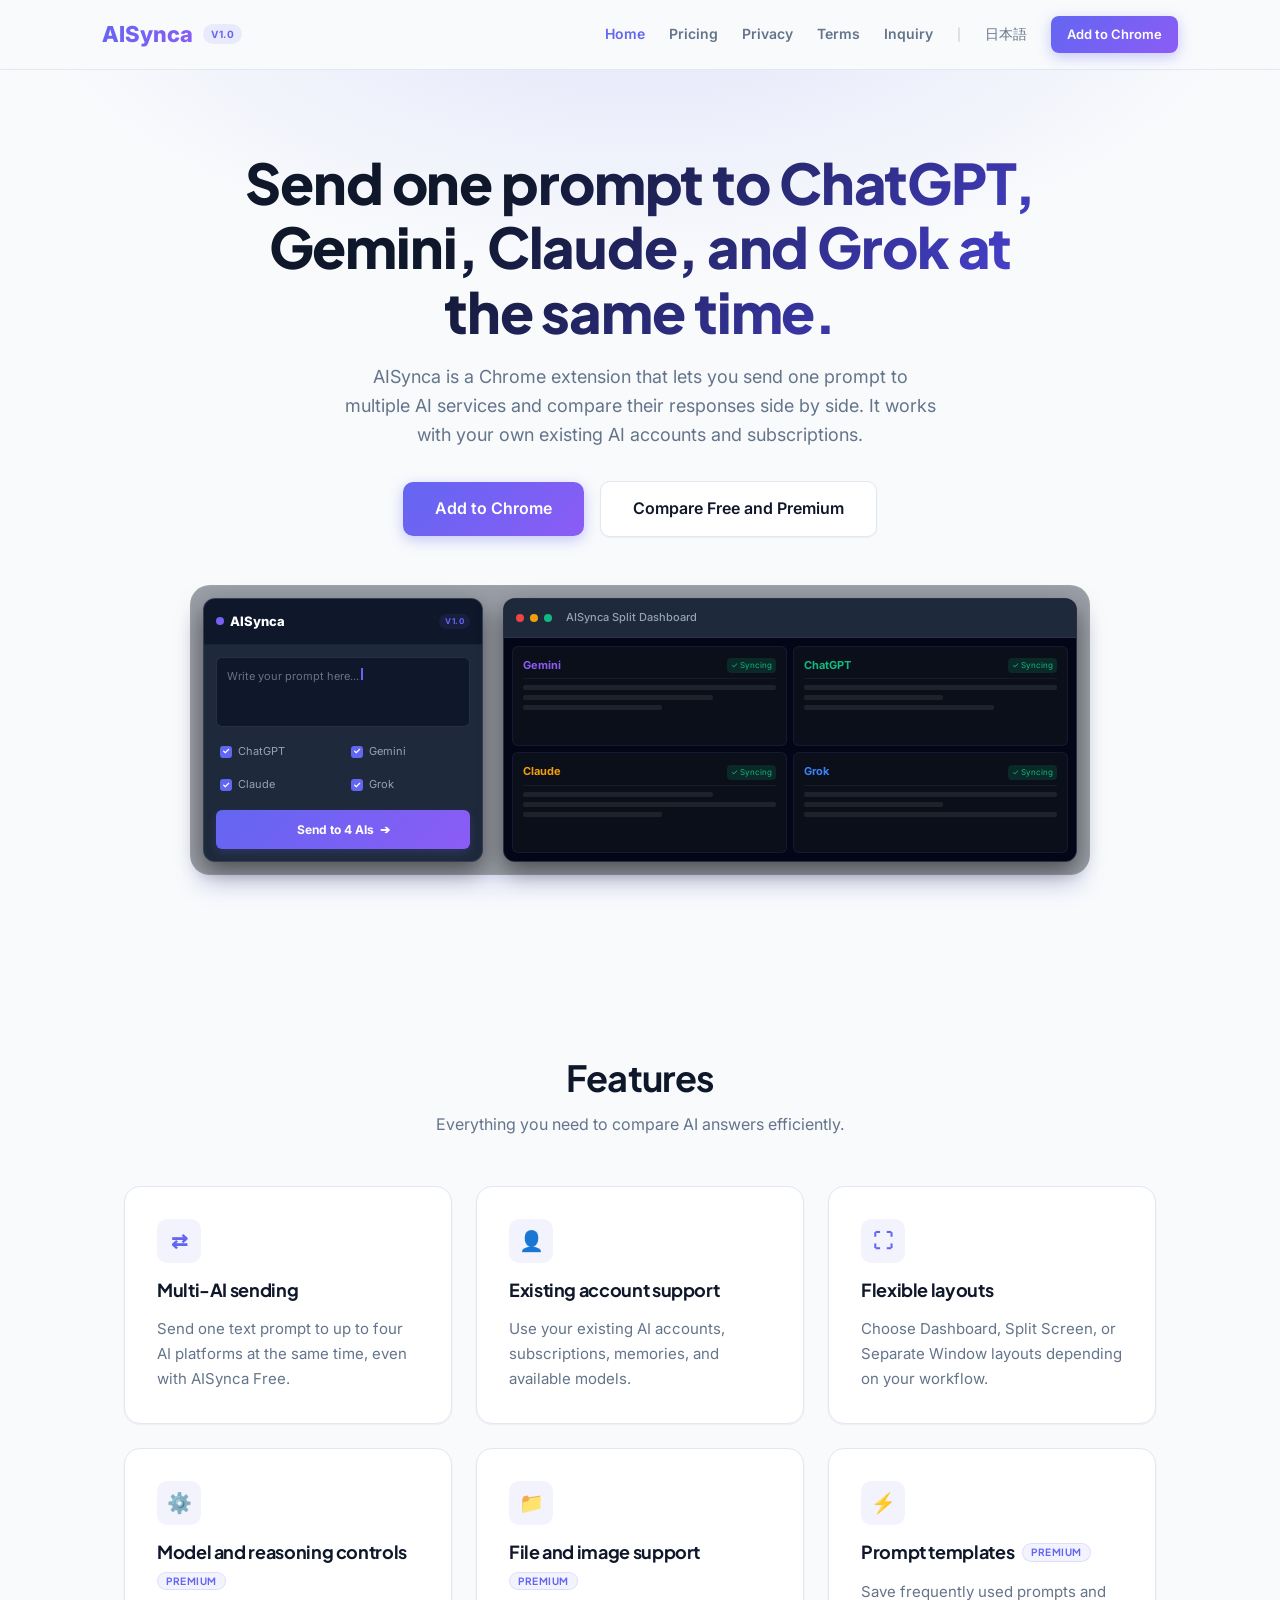
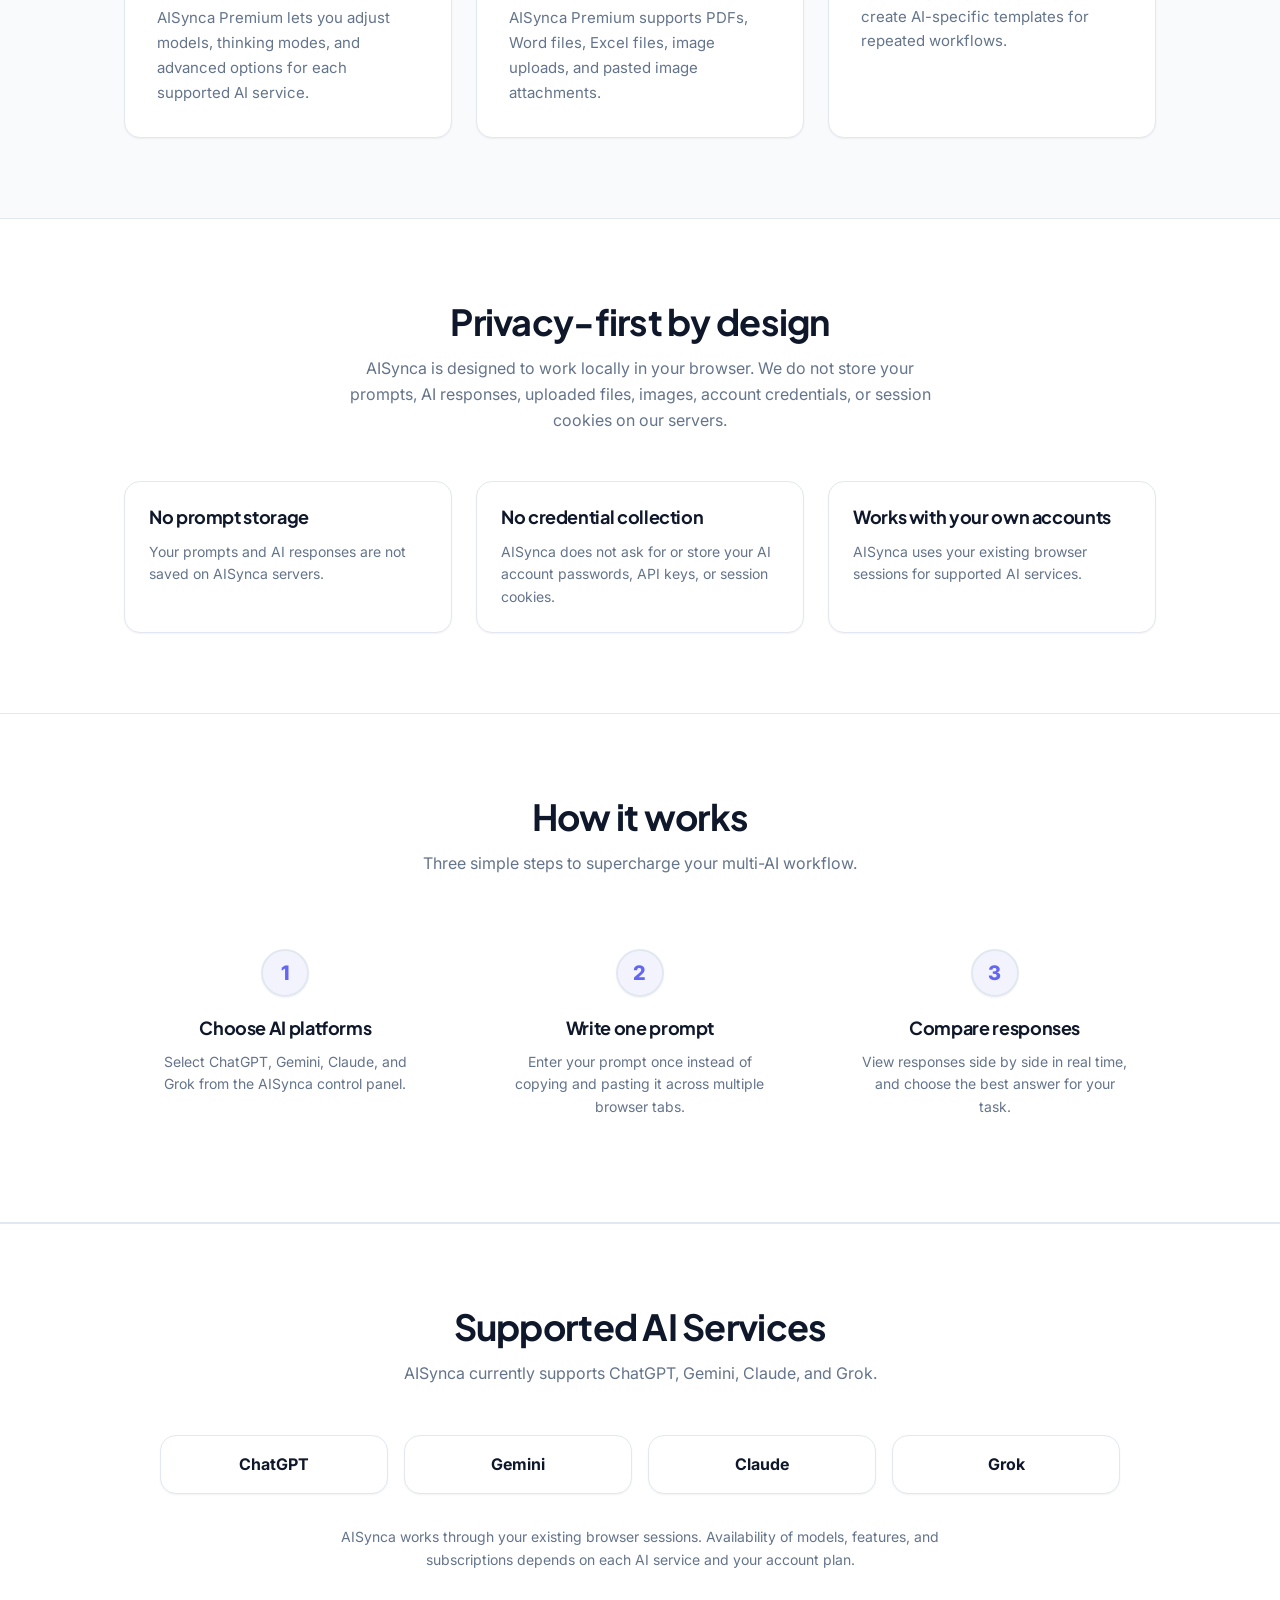
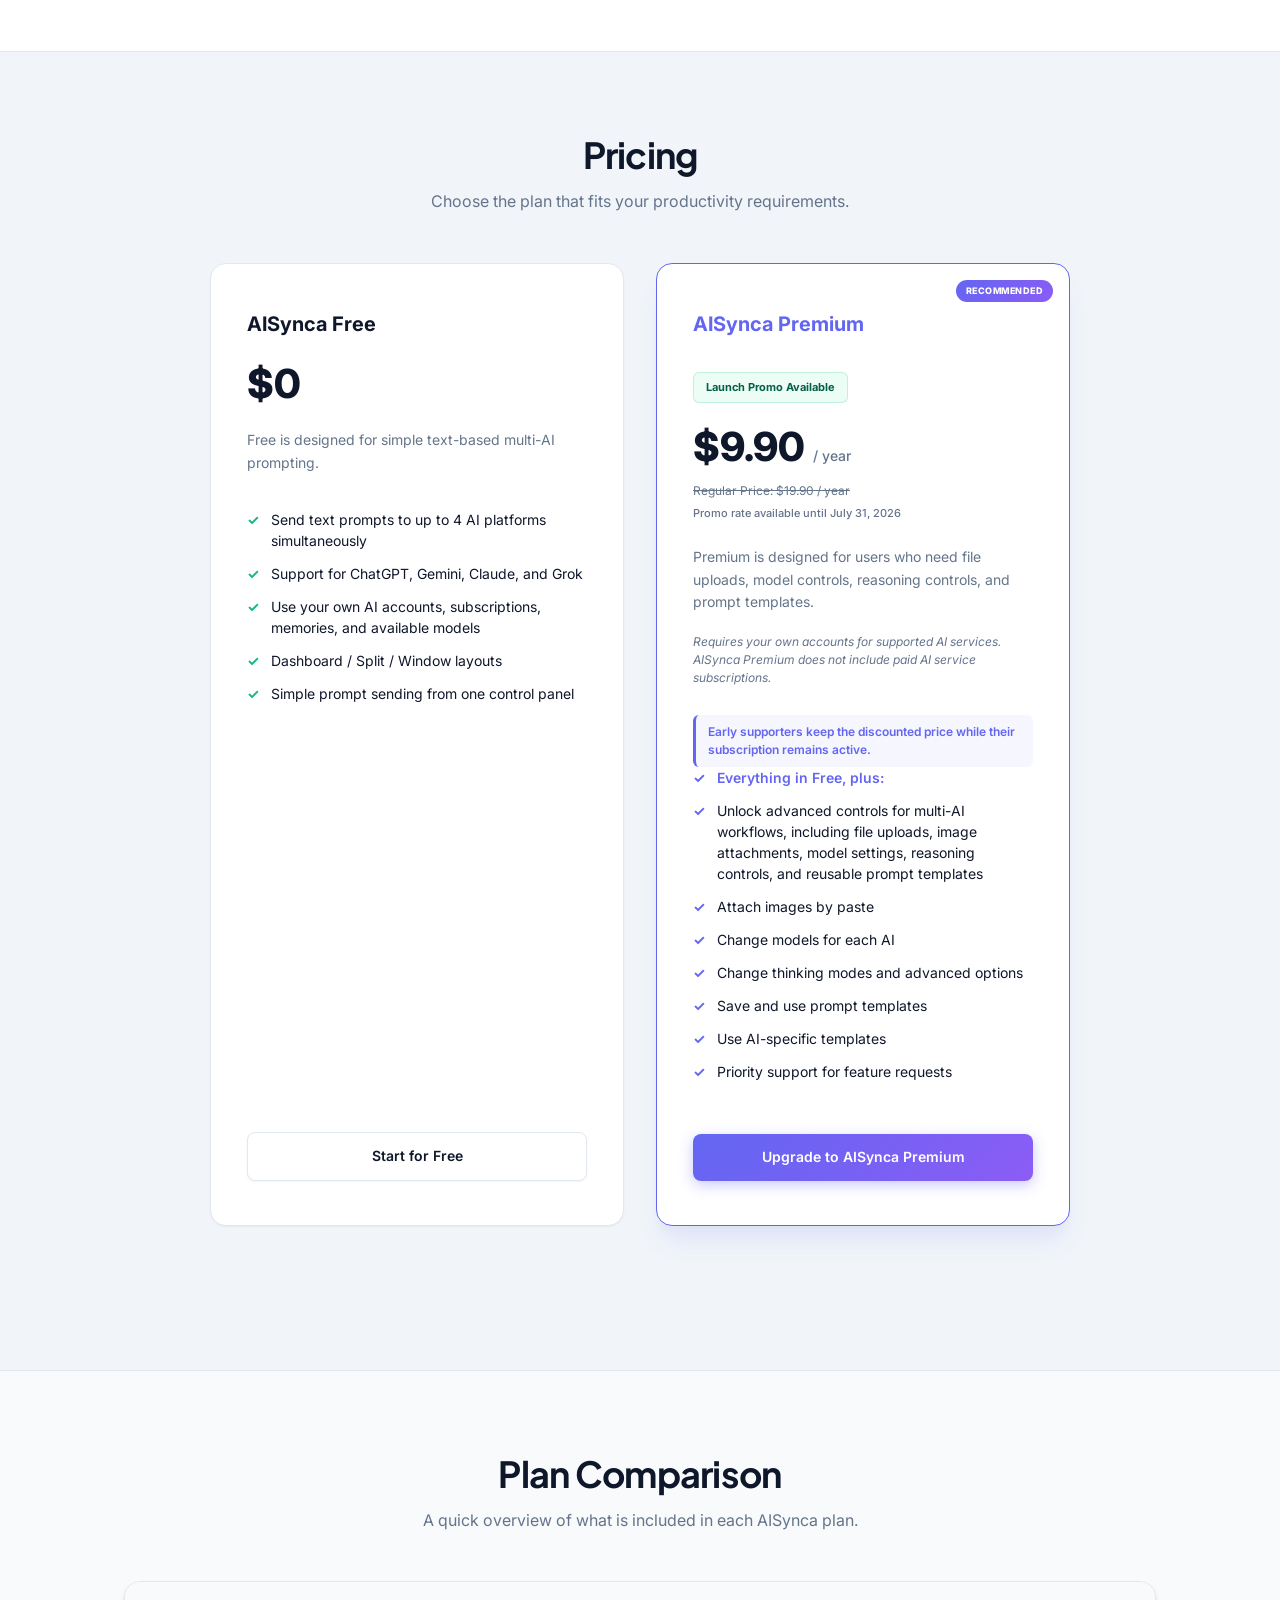
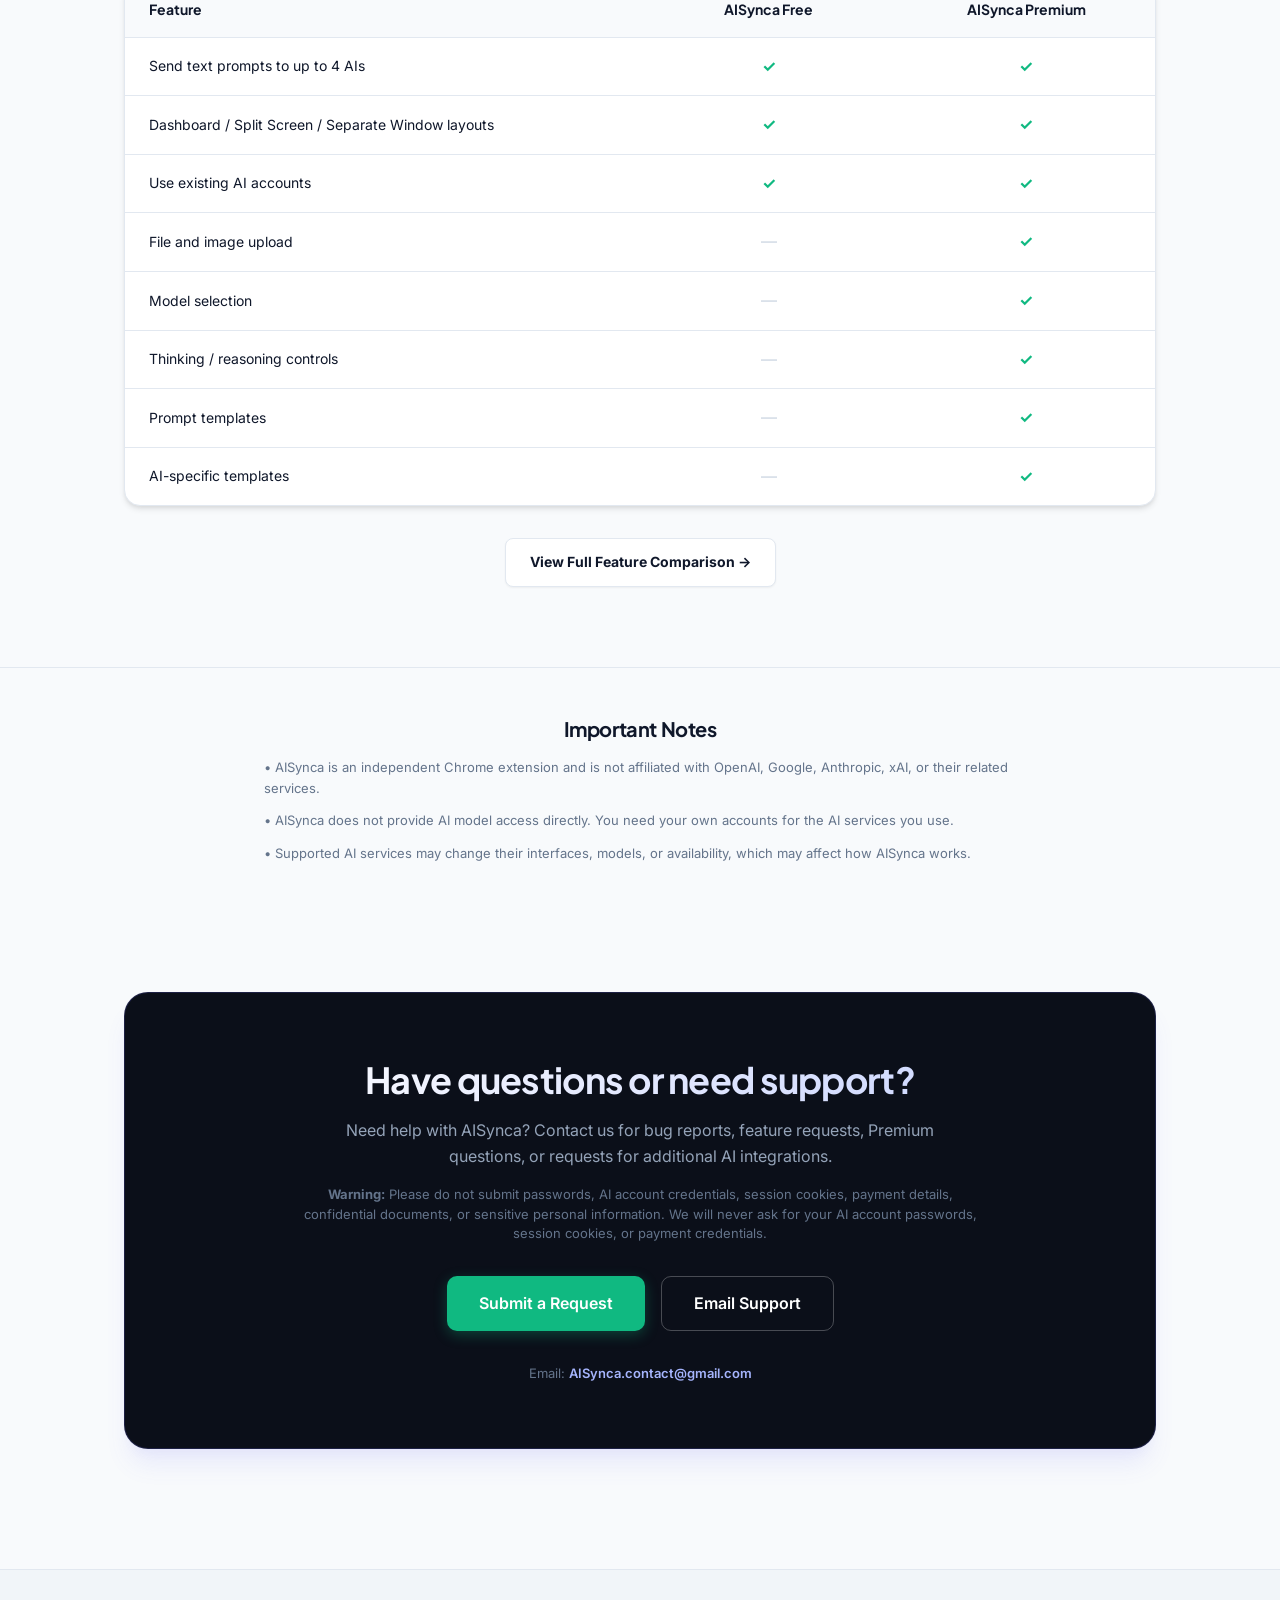
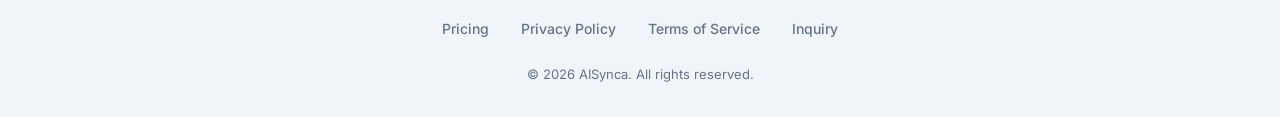
<file: docs/index.html>
<!DOCTYPE html>
<html lang="en">
<head>
  <meta charset="UTF-8" />
  <meta name="viewport" content="width=device-width, initial-scale=1.0" />
  <title>AISynca - One Prompt. Multiple AI Responses.</title>
  <link rel="stylesheet" href="style.css" />
</head>
<body>

  <!-- ===== Navigation Bar ===== -->
  <nav class="navbar">
    <div class="logo-group">
      <span class="logo-text">AISynca</span>
      <span class="logo-badge">v1.0</span>
    </div>
    <div class="nav-links">
      <a href="index.html" class="active">Home</a>
      <a href="pricing.html">Pricing</a>
      <a href="privacy.html">Privacy</a>
      <a href="terms.html">Terms</a>
      <a href="#contact">Inquiry</a>
      <span class="lang-divider" style="color: var(--text-sub); opacity: 0.4; font-size: 12px; user-select: none;">|</span>
      <a href="ja/index.html" class="lang-switch" style="font-weight: 500;">日本語</a>
      <a href="https://github.com/AISynca/AISynca" class="btn btn-primary" style="padding: 8px 16px; font-size: 13px;">Add to Chrome</a>
    </div>
  </nav>

  <!-- ===== Hero Section ===== -->
  <header class="hero">
    <div class="container">
      <h1>Send one prompt to ChatGPT, Gemini, Claude, and Grok at the same time.</h1>
      <p class="lead">
        AISynca is a Chrome extension that lets you send one prompt to multiple AI services and compare their responses side by side. It works with your own existing AI accounts and subscriptions.
      </p>
      
      <div class="hero-ctas">
        <a href="https://github.com/AISynca/AISynca" class="btn btn-primary btn-large">Add to Chrome</a>
        <a href="#comparison" class="btn btn-secondary btn-large">Compare Free and Premium</a>
      </div>

      <!-- Composite Mockup: Chrome Extension Popup + 4-AI Split Dashboard -->
      <div class="hero-mockup-composite">
        <!-- Left: Chrome Extension Popup -->
        <div class="extension-popup-mockup">
          <div class="popup-header">
            <div class="popup-logo-group">
              <span class="popup-logo-dot"></span>
              <span class="popup-logo-text">AISynca</span>
            </div>
            <span class="logo-badge" style="font-size: 8px; padding: 1px 6px;">v1.0</span>
          </div>
          <div class="popup-body">
            <div class="popup-input-area">
              <span class="popup-input-placeholder">Write your prompt here...</span><span class="popup-input-cursor"></span>
            </div>
            <div class="popup-ai-selector">
              <div class="popup-ai-option">
                <span class="popup-checkbox">✓</span>
                <span>ChatGPT</span>
              </div>
              <div class="popup-ai-option">
                <span class="popup-checkbox">✓</span>
                <span>Gemini</span>
              </div>
              <div class="popup-ai-option">
                <span class="popup-checkbox">✓</span>
                <span>Claude</span>
              </div>
              <div class="popup-ai-option">
                <span class="popup-checkbox">✓</span>
                <span>Grok</span>
              </div>
            </div>
            <div class="popup-send-btn">
              <span>Send to 4 AIs</span>
              <span class="popup-send-icon">➔</span>
            </div>
          </div>
        </div>

        <!-- Right: 4-AI Split Dashboard -->
        <div class="dashboard-mockup">
          <div class="dashboard-header">
            <span class="dashboard-dot"></span>
            <span class="dashboard-dot"></span>
            <span class="dashboard-dot"></span>
            <span class="dashboard-title">AISynca Split Dashboard</span>
          </div>
          <div class="dashboard-grid">
            <div class="dashboard-pane">
              <div class="dashboard-pane-header">
                <span class="dashboard-pane-name gemini">Gemini</span>
                <span class="dashboard-badge">✓ Syncing</span>
              </div>
              <div class="dashboard-text-block"></div>
              <div class="dashboard-text-block medium"></div>
              <div class="dashboard-text-block short"></div>
            </div>
            <div class="dashboard-pane">
              <div class="dashboard-pane-header">
                <span class="dashboard-pane-name chatgpt">ChatGPT</span>
                <span class="dashboard-badge">✓ Syncing</span>
              </div>
              <div class="dashboard-text-block"></div>
              <div class="dashboard-text-block short"></div>
              <div class="dashboard-text-block medium"></div>
            </div>
            <div class="dashboard-pane">
              <div class="dashboard-pane-header">
                <span class="dashboard-pane-name claude">Claude</span>
                <span class="dashboard-badge">✓ Syncing</span>
              </div>
              <div class="dashboard-text-block medium"></div>
              <div class="dashboard-text-block"></div>
              <div class="dashboard-text-block short"></div>
            </div>
            <div class="dashboard-pane">
              <div class="dashboard-pane-header">
                <span class="dashboard-pane-name grok">Grok</span>
                <span class="dashboard-badge">✓ Syncing</span>
              </div>
              <div class="dashboard-text-block"></div>
              <div class="dashboard-text-block short"></div>
              <div class="dashboard-text-block"></div>
            </div>
          </div>
        </div>
      </div>
    </div>
  </header>

  <!-- ===== Features Section ===== -->
<section class="section">
    <div class="container">
      <div class="section-header">
        <h2>Features</h2>
        <p>Everything you need to compare AI answers efficiently.</p>
      </div>

      <div class="features-grid">
        <!-- Feature 1 -->
        <div class="card feature-card">
          <div class="feature-icon">⇄</div>
          <h3>Multi-AI sending</h3>
          <p>Send one text prompt to up to four AI platforms at the same time, even with AISynca Free.</p>
        </div>
        <!-- Feature 2 -->
        <div class="card feature-card">
          <div class="feature-icon">👤</div>
          <h3>Existing account support</h3>
          <p>Use your existing AI accounts, subscriptions, memories, and available models.</p>
        </div>
        <!-- Feature 3 -->
        <div class="card feature-card">
          <div class="feature-icon">⛶</div>
          <h3>Flexible layouts</h3>
          <p>Choose Dashboard, Split Screen, or Separate Window layouts depending on your workflow.</p>
        </div>
        <!-- Feature 4 -->
        <div class="card feature-card">
          <div class="feature-icon">⚙️</div>
          <h3>Model and reasoning controls<span class="badge-premium">PREMIUM</span></h3>
          <p>AISynca Premium lets you adjust models, thinking modes, and advanced options for each supported AI service.</p>
        </div>
        <!-- Feature 5 -->
        <div class="card feature-card">
          <div class="feature-icon">📁</div>
          <h3>File and image support<span class="badge-premium">PREMIUM</span></h3>
          <p>AISynca Premium supports PDFs, Word files, Excel files, image uploads, and pasted image attachments.</p>
        </div>
        <!-- Feature 6 -->
        <div class="card feature-card">
          <div class="feature-icon">⚡</div>
          <h3>Prompt templates<span class="badge-premium">PREMIUM</span></h3>
          <p>Save frequently used prompts and create AI-specific templates for repeated workflows.</p>
        </div>
      </div>
    </div>
  </section>
  <!-- ===== How It Works Section ===== -->
<!-- ===== Privacy-first Section ===== -->
  <section class="section" style="background: #ffffff; border-top: 1px solid var(--border-color);">
    <div class="container">
      <div class="section-header">
        <h2>Privacy-first by design</h2>
        <p>AISynca is designed to work locally in your browser. We do not store your prompts, AI responses, uploaded files, images, account credentials, or session cookies on our servers.</p>
      </div>

      <div style="display: grid; grid-template-columns: repeat(auto-fit, minmax(280px, 1fr)); gap: 24px;">
        <!-- Card 1 -->
        <div class="card" style="padding: 24px; display: flex; flex-direction: column; gap: 8px;">
          <h3 style="font-size: 18px; font-weight: 700; color: var(--text-color); margin-top: 0; margin-bottom: 4px;">No prompt storage</h3>
          <p style="color: var(--text-sub); font-size: 14px; line-height: 1.6; margin: 0;">Your prompts and AI responses are not saved on AISynca servers.</p>
        </div>
        <!-- Card 2 -->
        <div class="card" style="padding: 24px; display: flex; flex-direction: column; gap: 8px;">
          <h3 style="font-size: 18px; font-weight: 700; color: var(--text-color); margin-top: 0; margin-bottom: 4px;">No credential collection</h3>
          <p style="color: var(--text-sub); font-size: 14px; line-height: 1.6; margin: 0;">AISynca does not ask for or store your AI account passwords, API keys, or session cookies.</p>
        </div>
        <!-- Card 3 -->
        <div class="card" style="padding: 24px; display: flex; flex-direction: column; gap: 8px;">
          <h3 style="font-size: 18px; font-weight: 700; color: var(--text-color); margin-top: 0; margin-bottom: 4px;">Works with your own accounts</h3>
          <p style="color: var(--text-sub); font-size: 14px; line-height: 1.6; margin: 0;">AISynca uses your existing browser sessions for supported AI services.</p>
        </div>
      </div>
    </div>
  </section>

  <!-- ===== How It Works Section ===== -->
  <section class="section how-it-works">
    <div class="container">
      <div class="section-header">
        <h2>How it works</h2>
        <p>Three simple steps to supercharge your multi-AI workflow.</p>
      </div>

      <div class="steps-grid">
        <!-- Step 1 -->
        <div class="step-card">
          <div class="step-number">1</div>
          <h3>Choose AI platforms</h3>
          <p>Select ChatGPT, Gemini, Claude, and Grok from the AISynca control panel.</p>
        </div>
        <!-- Step 2 -->
        <div class="step-card">
          <div class="step-number">2</div>
          <h3>Write one prompt</h3>
          <p>Enter your prompt once instead of copying and pasting it across multiple browser tabs.</p>
        </div>
        <!-- Step 3 -->
        <div class="step-card">
          <div class="step-number">3</div>
          <h3>Compare responses</h3>
          <p>View responses side by side in real time, and choose the best answer for your task.</p>
        </div>
      </div>
    </div>
  </section>
  <!-- ===== Pricing Section ===== -->
<!-- ===== Supported AI Services Section ===== -->
  <section class="section" style="background: #ffffff; border-top: 1px solid var(--border-color);">
    <div class="container">
      <div class="section-header">
        <h2>Supported AI Services</h2>
        <p>AISynca currently supports ChatGPT, Gemini, Claude, and Grok.</p>
      </div>

      <div style="display: grid; grid-template-columns: repeat(auto-fit, minmax(200px, 1fr)); gap: 16px; max-width: 960px; margin: 0 auto 32px;">
        <div class="card" style="padding: 16px; text-align: center; font-weight: 700; font-size: 16px; color: var(--text-color);">
          ChatGPT
        </div>
        <div class="card" style="padding: 16px; text-align: center; font-weight: 700; font-size: 16px; color: var(--text-color);">
          Gemini
        </div>
        <div class="card" style="padding: 16px; text-align: center; font-weight: 700; font-size: 16px; color: var(--text-color);">
          Claude
        </div>
        <div class="card" style="padding: 16px; text-align: center; font-weight: 700; font-size: 16px; color: var(--text-color);">
          Grok
        </div>
      </div>
      
      <p style="text-align: center; color: var(--text-sub); font-size: 14px; max-width: 680px; margin: 0 auto; line-height: 1.6;">
        AISynca works through your existing browser sessions. Availability of models, features, and subscriptions depends on each AI service and your account plan.
      </p>
    </div>
  </section>

  <!-- ===== Pricing Section ===== -->
  <section class="section" id="pricing" style="background: #F1F5F9; border-top: 1px solid var(--border-color); border-bottom: 1px solid var(--border-color);">
    <div class="container">
      <div class="section-header">
        <h2>Pricing</h2>
        <p>Choose the plan that fits your productivity requirements.</p>
      </div>

      <div class="pricing-grid">
        <!-- Free Plan -->
        <div class="card pricing-card">
          <span class="plan-name">AISynca Free</span>
          <div class="plan-price-box">
            <span class="price">$0</span>
          </div>
          <p class="plan-desc">Free is designed for simple text-based multi-AI prompting.</p>
          <ul class="plan-features-list">
            <li>Send text prompts to up to 4 AI platforms simultaneously</li>
            <li>Support for ChatGPT, Gemini, Claude, and Grok</li>
            <li>Use your own AI accounts, subscriptions, memories, and available models</li>
            <li>Dashboard / Split / Window layouts</li>
            <li>Simple prompt sending from one control panel</li>
          </ul>
          <a href="https://github.com/AISynca/AISynca" class="btn btn-secondary btn-block">Start for Free</a>
        </div>

        <!-- Premium Plan -->
        <div class="card pricing-card premium">
          <span class="plan-name" style="color: var(--primary-color);">AISynca Premium</span>
          <div class="plan-price-box">
            <div class="promo-badge">Launch Promo Available</div>
            <div style="display: flex; align-items: baseline; gap: 8px; margin-top: 8px;">
              <span class="price">$9.90</span>
              <span style="color: var(--text-sub); font-size: 14px; font-weight: 500;">/ year</span>
            </div>
            <div class="regular-price">Regular Price: $19.90 / year</div>
            <div class="promo-period">Promo rate available until July 31, 2026</div>
          </div>
          <p class="plan-desc">Premium is designed for users who need file uploads, model controls, reasoning controls, and prompt templates.</p>
          <div style="font-size: 12px; color: var(--text-sub); margin-top: -12px; margin-bottom: 16px; line-height: 1.5; font-style: italic;">
            Requires your own accounts for supported AI services. AISynca Premium does not include paid AI service subscriptions.
          </div>
          <div class="promo-note">
            Early supporters keep the discounted price while their subscription remains active.
          </div>
          <ul class="plan-features-list premium">
            <li style="font-weight: 600; color: var(--primary-color);">Everything in Free, plus:</li>
            <li>Unlock advanced controls for multi-AI workflows, including file uploads, image attachments, model settings, reasoning controls, and reusable prompt templates</li>
            <li>Attach images by paste</li>
            <li>Change models for each AI</li>
            <li>Change thinking modes and advanced options</li>
            <li>Save and use prompt templates</li>
            <li>Use AI-specific templates</li>
            <li>Priority support for feature requests</li>
          </ul>
          <a href="https://aisynca.lemonsqueezy.com/checkout/buy/972077aa-afaa-4949-b72e-f49dc49f0db1" class="btn btn-primary btn-block">Upgrade to AISynca Premium</a>
        </div>
      </div>
    </div>
  </section>
  <!-- ===== Feature Comparison Table ===== -->
<section class="section" id="comparison">
    <div class="container">
      <div class="section-header">
        <h2>Plan Comparison</h2>
        <p>A quick overview of what is included in each AISynca plan.</p>
      </div>

      <div class="comparison-table-wrapper">
        <table class="comparison-table">
          <thead>
            <tr>
              <th>Feature</th>
              <th>AISynca Free</th>
              <th>AISynca Premium</th>
            </tr>
          </thead>
          <tbody>
            <tr>
              <td>Send text prompts to up to 4 AIs</td>
              <td><span class="check-icon">✓</span></td>
              <td><span class="check-icon">✓</span></td>
            </tr>
            <tr>
              <td>Dashboard / Split Screen / Separate Window layouts</td>
              <td><span class="check-icon">✓</span></td>
              <td><span class="check-icon">✓</span></td>
            </tr>
            <tr>
              <td>Use existing AI accounts</td>
              <td><span class="check-icon">✓</span></td>
              <td><span class="check-icon">✓</span></td>
            </tr>
            <tr>
              <td>File and image upload</td>
              <td><span class="cross-icon">—</span></td>
              <td><span class="check-icon">✓</span></td>
            </tr>
            <tr>
              <td>Model selection</td>
              <td><span class="cross-icon">—</span></td>
              <td><span class="check-icon">✓</span></td>
            </tr>
            <tr>
              <td>Thinking / reasoning controls</td>
              <td><span class="cross-icon">—</span></td>
              <td><span class="check-icon">✓</span></td>
            </tr>
            <tr>
              <td>Prompt templates</td>
              <td><span class="cross-icon">—</span></td>
              <td><span class="check-icon">✓</span></td>
            </tr>
            <tr>
              <td>AI-specific templates</td>
              <td><span class="cross-icon">—</span></td>
              <td><span class="check-icon">✓</span></td>
            </tr>
          </tbody>
        </table>
      </div>
      
      <div style="text-align: center; margin-top: 32px;">
        <a href="pricing.html#comparison" class="btn btn-secondary" style="font-weight: 700;">View Full Feature Comparison →</a>
      </div>
    </div>
  </section>
  <!-- ===== Contact Section ===== -->
<!-- ===== Important Notes Section ===== -->
  <section class="section" style="background: #F8FAFC; border-top: 1px solid var(--border-color); padding: 48px 0;">
    <div class="container" style="max-width: 800px;">
      <h2 style="font-size: 20px; font-weight: 700; color: var(--text-color); margin-top: 0; margin-bottom: 16px; text-align: center;">Important Notes</h2>
      <div style="font-size: 13px; color: var(--text-sub); line-height: 1.6; display: flex; flex-direction: column; gap: 12px;">
        <p style="margin: 0;">• AISynca is an independent Chrome extension and is not affiliated with OpenAI, Google, Anthropic, xAI, or their related services.</p>
        <p style="margin: 0;">• AISynca does not provide AI model access directly. You need your own accounts for the AI services you use.</p>
        <p style="margin: 0;">• Supported AI services may change their interfaces, models, or availability, which may affect how AISynca works.</p>
      </div>
    </div>
  </section>

  <!-- ===== Contact Section ===== -->
  <section id="contact" class="section" style="padding-bottom: 120px;">
    <div class="container">
      <div class="dark-cta-section">
        <h2>Have questions or need support?</h2>
        <p>
          Need help with AISynca? Contact us for bug reports, feature requests, Premium questions, or requests for additional AI integrations.
        </p>
        <p style="font-size: 13px; color: #64748B; margin-top: -16px; margin-bottom: 32px; max-width: 680px; margin-left: auto; margin-right: auto; line-height: 1.5;">
          <strong>Warning:</strong> Please do not submit passwords, AI account credentials, session cookies, payment details, confidential documents, or sensitive personal information. We will never ask for your AI account passwords, session cookies, or payment credentials.
        </p>
        
        <div class="cta-button-group">
          <a href="https://forms.gle/PR7AFyP8JnxLmPhVA" class="btn btn-accent btn-large" target="_blank" rel="noopener noreferrer">Submit a Request</a>
          <a href="mailto:AISynca.contact@gmail.com" class="btn btn-outline btn-large" onclick="if (this.getAttribute('data-clicked')) return false; this.setAttribute('data-clicked', 'true'); setTimeout(() => this.removeAttribute('data-clicked'), 1000);">Email Support</a>
        </div>
        
        <div style="margin-top: 24px; font-size: 13px; color: #64748B;">
          Email: <a href="mailto:AISynca.contact@gmail.com" class="email-link" onclick="if (this.getAttribute('data-clicked')) return false; this.setAttribute('data-clicked', 'true'); setTimeout(() => this.removeAttribute('data-clicked'), 1000);">AISynca.contact@gmail.com</a>
        </div>
      </div>
    </div>
  </section>
  <!-- ===== Footer ===== -->
  <footer>
    <div class="footer-nav">
      <a href="pricing.html">Pricing</a>
      <a href="privacy.html">Privacy Policy</a>
      <a href="terms.html">Terms of Service</a>
      <a href="#contact">Inquiry</a>
    </div>
    <p>© 2026 AISynca. All rights reserved.</p>
  </footer>

</body>
</html>
</file>
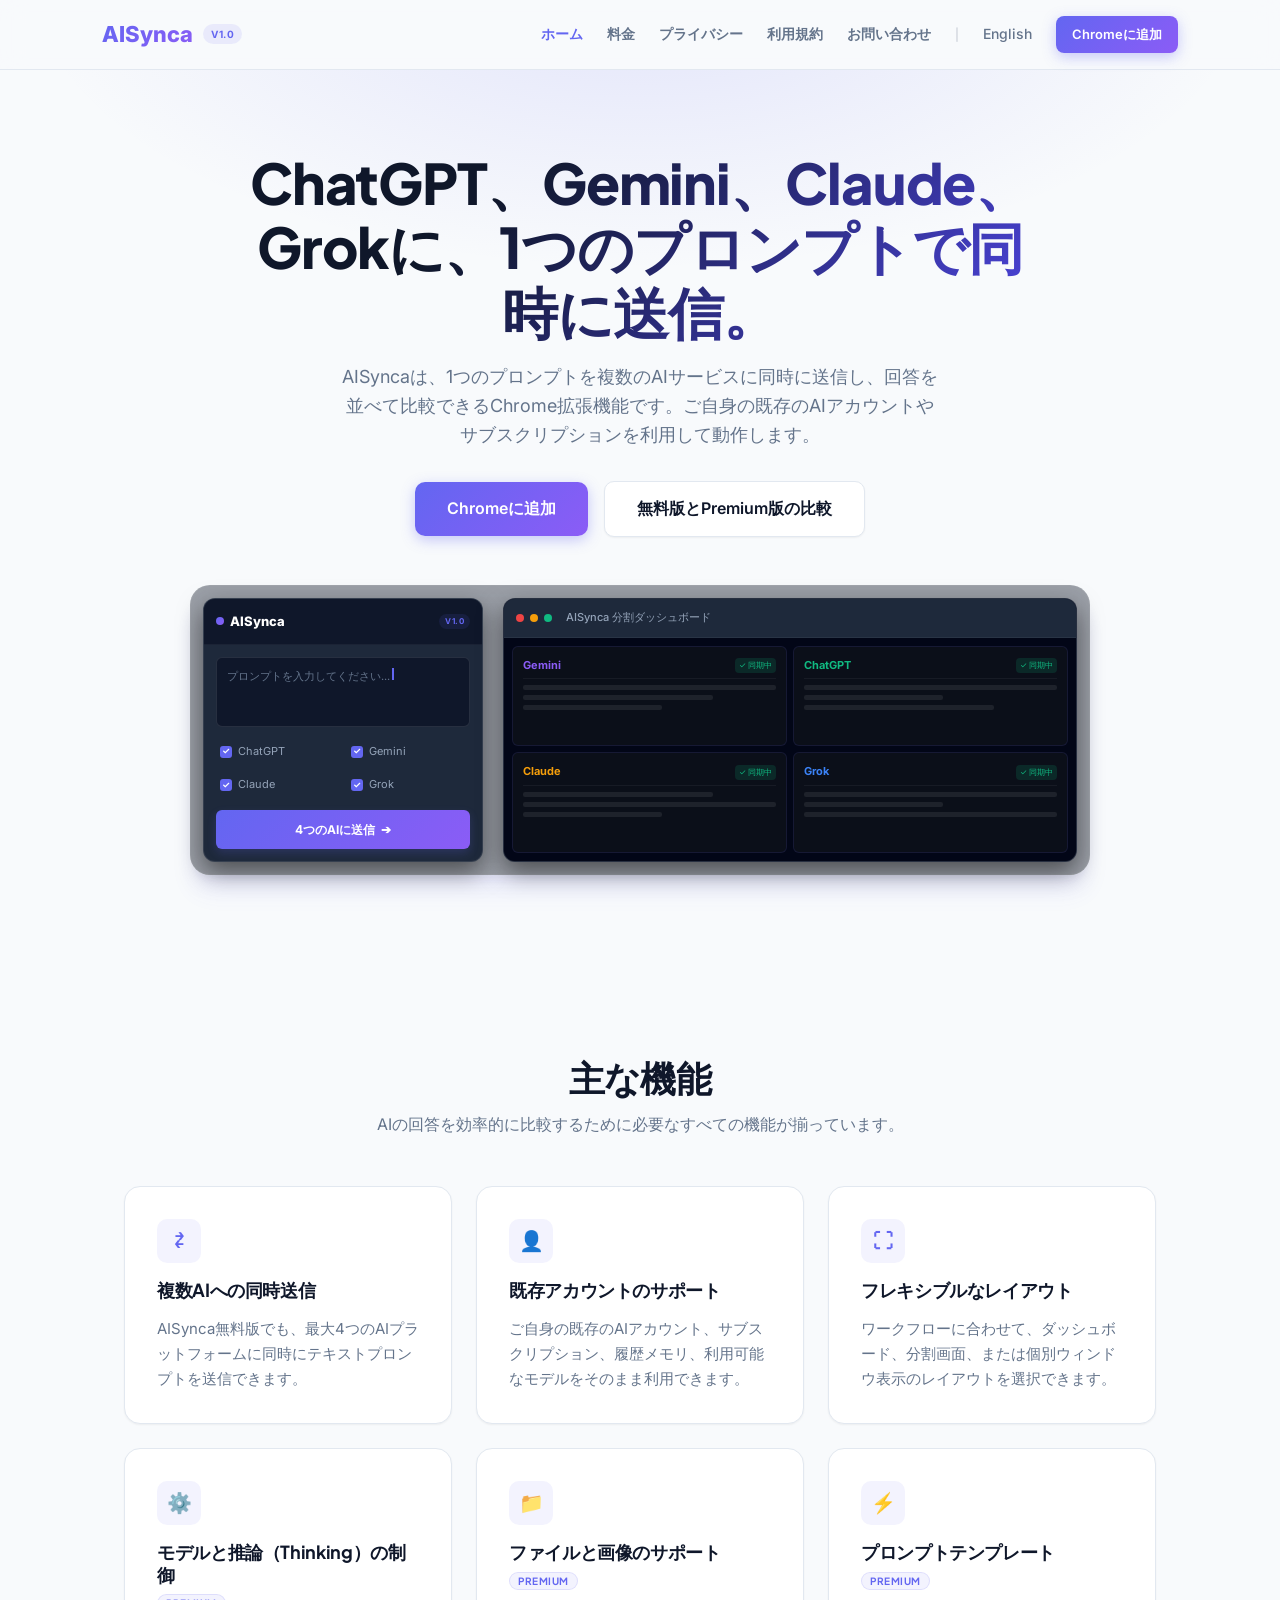
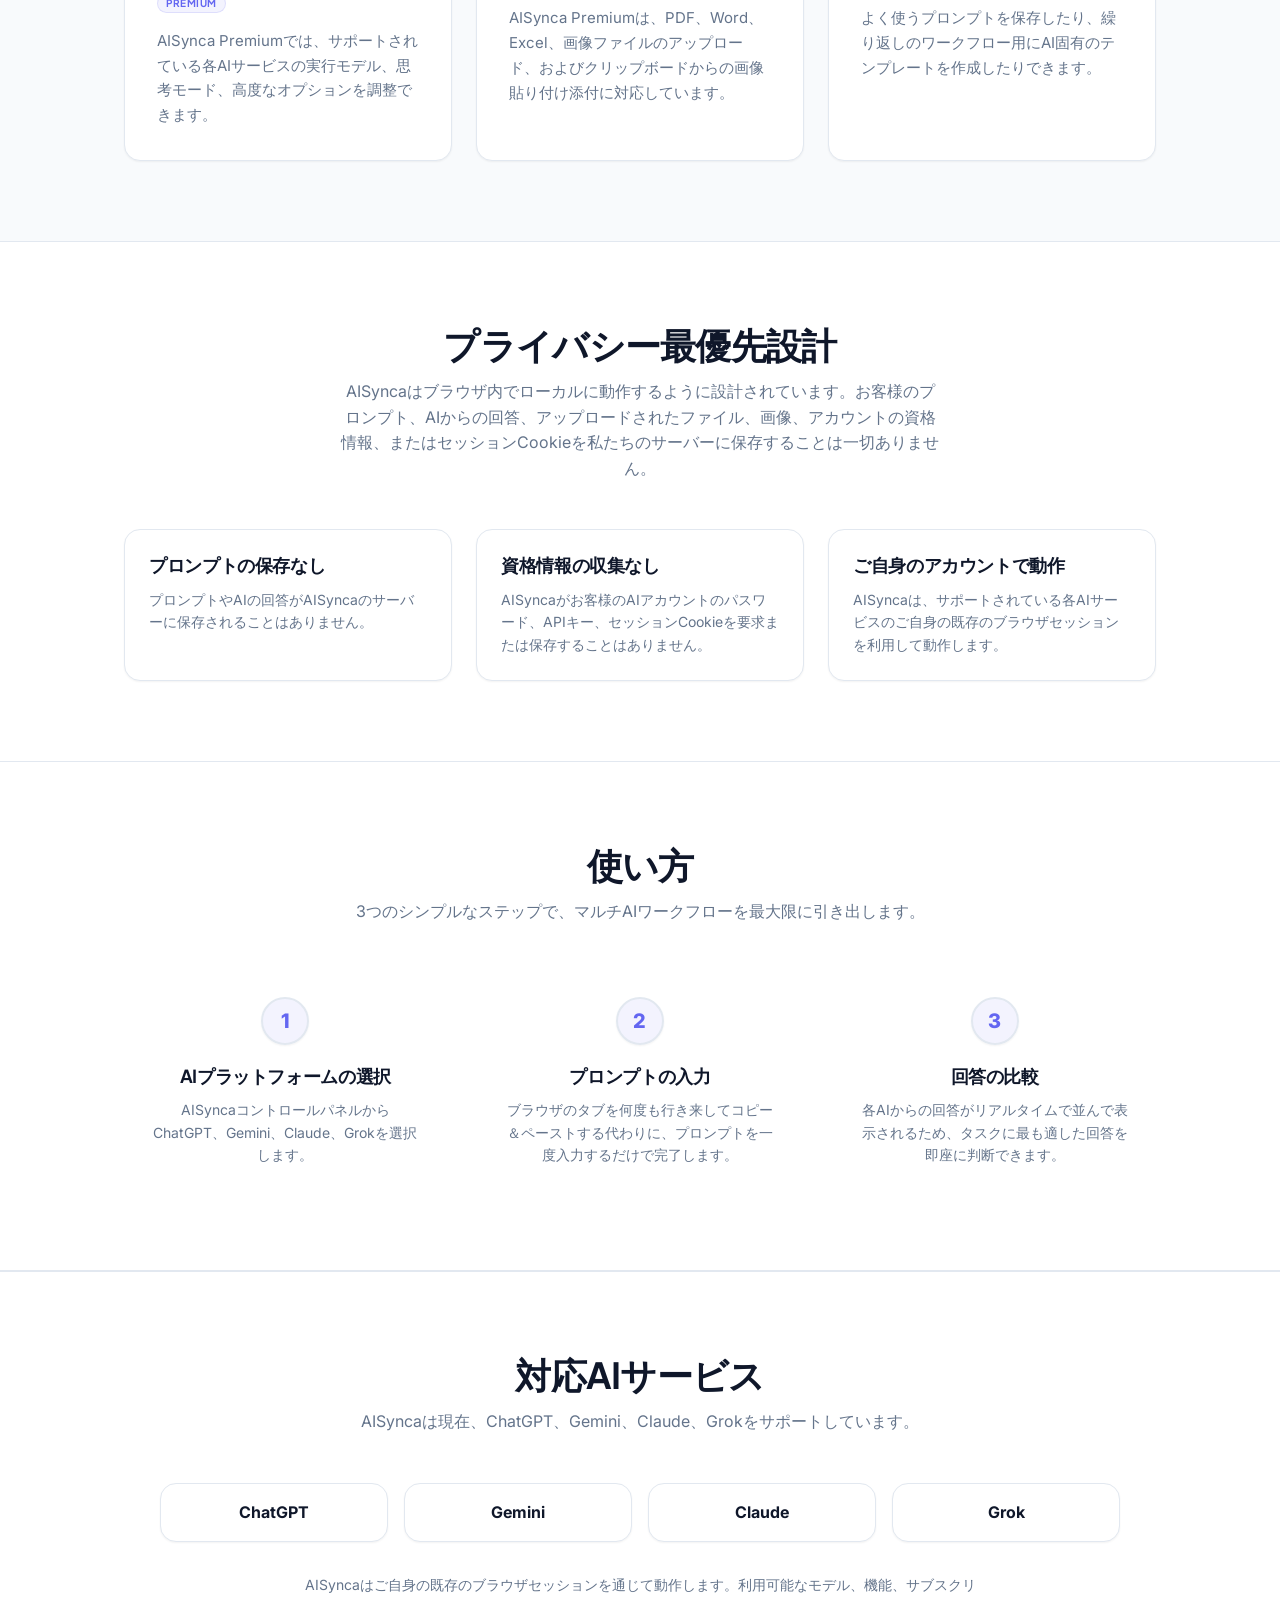
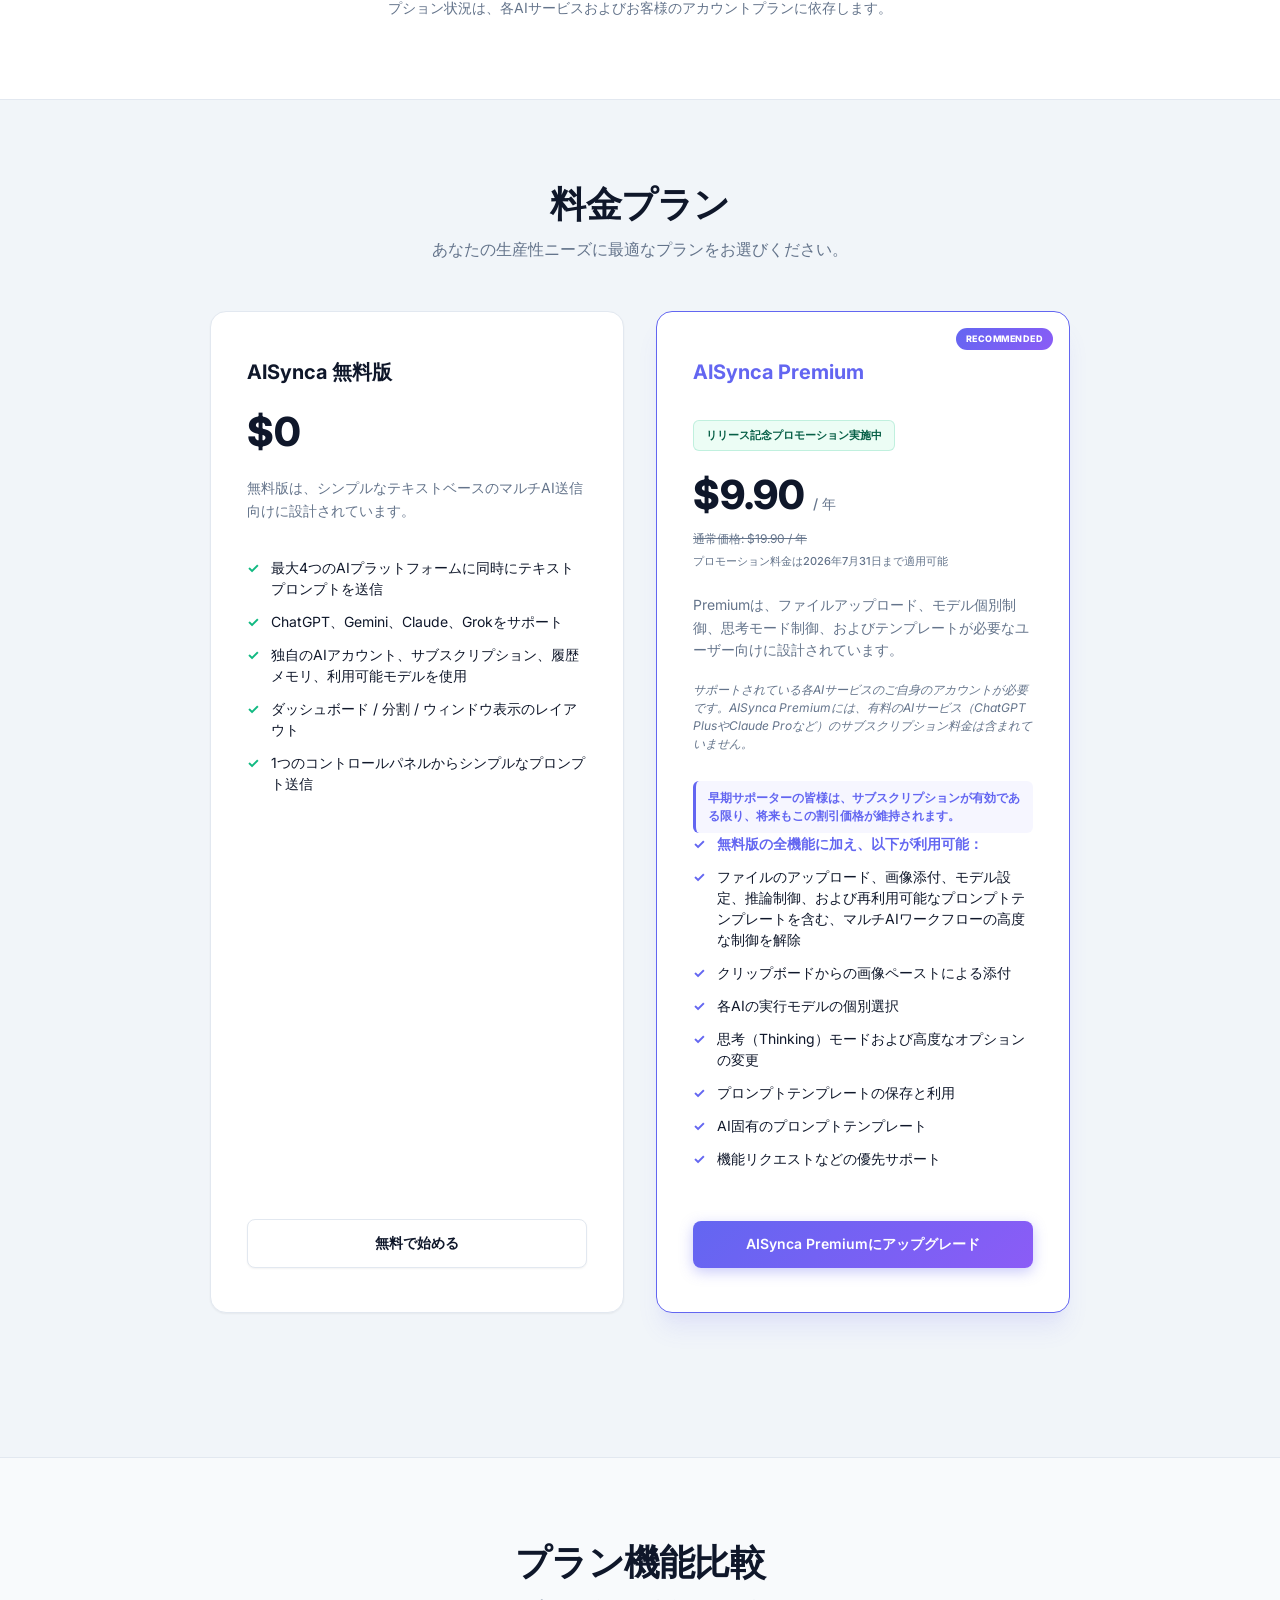
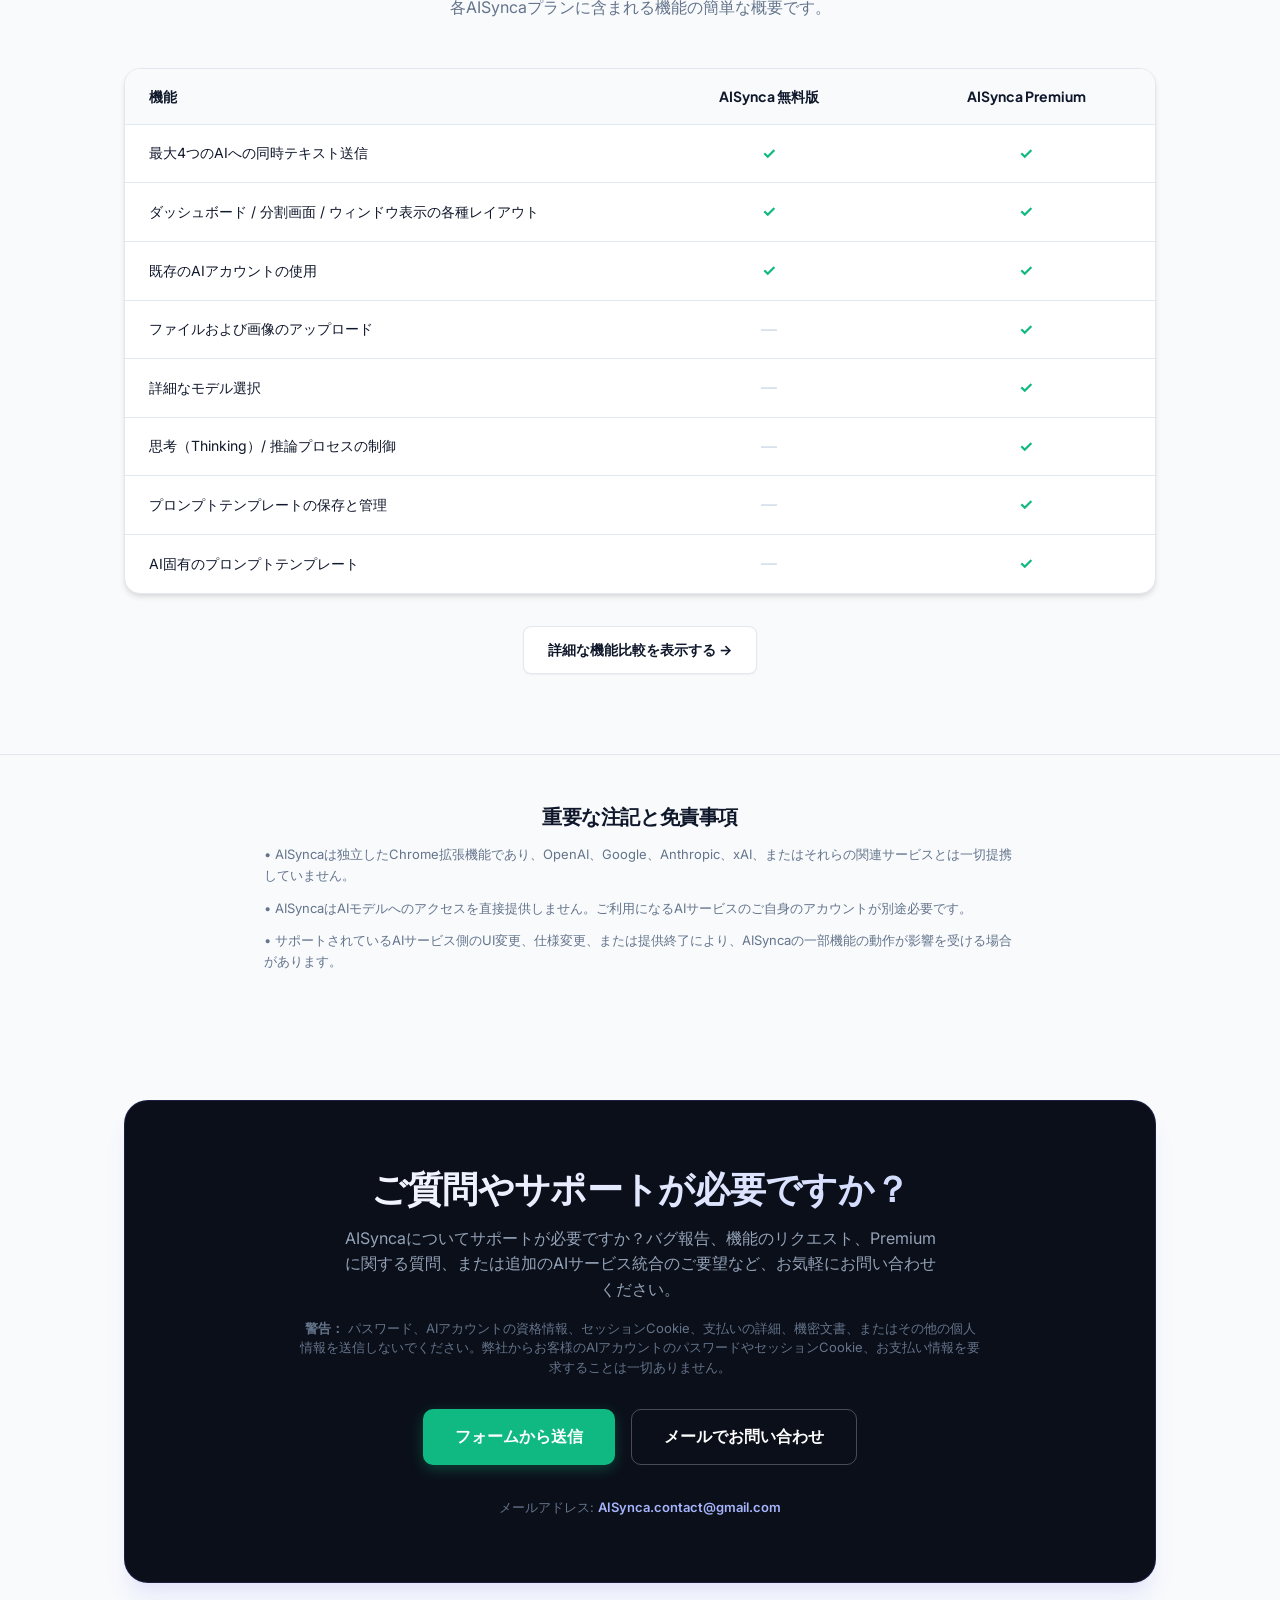
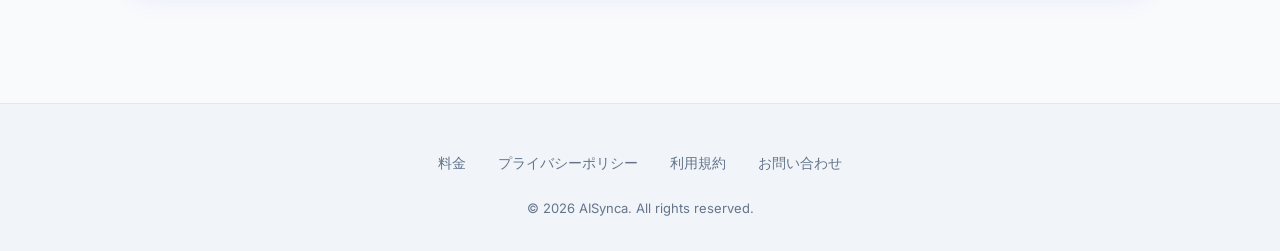
<file: docs/ja/index.html>
<!DOCTYPE html>
<html lang="ja">
<head>
  <meta charset="UTF-8" />
  <meta name="viewport" content="width=device-width, initial-scale=1.0" />
  <title>AISynca - 1つのプロンプトで、複数のAIから同時に回答を取得</title>
  <link rel="stylesheet" href="../style.css" />
</head>
<body>

  <!-- ===== Navigation Bar ===== -->
  <nav class="navbar">
    <div class="logo-group">
      <span class="logo-text">AISynca</span>
      <span class="logo-badge">v1.0</span>
    </div>
    <div class="nav-links">
      <a href="index.html" class="active">ホーム</a>
      <a href="pricing.html">料金</a>
      <a href="privacy.html">プライバシー</a>
      <a href="terms.html">利用規約</a>
      <a href="#contact">お問い合わせ</a>
      <span class="lang-divider" style="color: var(--text-sub); opacity: 0.4; font-size: 12px; user-select: none;">|</span>
      <a href="../index.html" class="lang-switch" style="font-weight: 500;">English</a>
      <a href="https://github.com/AISynca/AISynca" class="btn btn-primary" style="padding: 8px 16px; font-size: 13px;">Chromeに追加</a>
    </div>
  </nav>

  <!-- ===== Hero Section ===== -->
  <header class="hero">
    <div class="container">
      <h1>ChatGPT、Gemini、Claude、Grokに、1つのプロンプトで同時に送信。</h1>
      <p class="lead">
        AISyncaは、1つのプロンプトを複数のAIサービスに同時に送信し、回答を並べて比較できるChrome拡張機能です。ご自身の既存のAIアカウントやサブスクリプションを利用して動作します。
      </p>
      
      <div class="hero-ctas">
        <a href="https://github.com/AISynca/AISynca" class="btn btn-primary btn-large">Chromeに追加</a>
        <a href="#comparison" class="btn btn-secondary btn-large">無料版とPremium版の比較</a>
      </div>

      <!-- Composite Mockup: Chrome Extension Popup + 4-AI Split Dashboard -->
      <div class="hero-mockup-composite">
        <!-- Left: Chrome Extension Popup -->
        <div class="extension-popup-mockup">
          <div class="popup-header">
            <div class="popup-logo-group">
              <span class="popup-logo-dot"></span>
              <span class="popup-logo-text">AISynca</span>
            </div>
            <span class="logo-badge" style="font-size: 8px; padding: 1px 6px;">v1.0</span>
          </div>
          <div class="popup-body">
            <div class="popup-input-area">
              <span class="popup-input-placeholder">プロンプトを入力してください...</span><span class="popup-input-cursor"></span>
            </div>
            <div class="popup-ai-selector">
              <div class="popup-ai-option">
                <span class="popup-checkbox">✓</span>
                <span>ChatGPT</span>
              </div>
              <div class="popup-ai-option">
                <span class="popup-checkbox">✓</span>
                <span>Gemini</span>
              </div>
              <div class="popup-ai-option">
                <span class="popup-checkbox">✓</span>
                <span>Claude</span>
              </div>
              <div class="popup-ai-option">
                <span class="popup-checkbox">✓</span>
                <span>Grok</span>
              </div>
            </div>
            <div class="popup-send-btn">
              <span>4つのAIに送信</span>
              <span class="popup-send-icon">➔</span>
            </div>
          </div>
        </div>

        <!-- Right: 4-AI Split Dashboard -->
        <div class="dashboard-mockup">
          <div class="dashboard-header">
            <span class="dashboard-dot"></span>
            <span class="dashboard-dot"></span>
            <span class="dashboard-dot"></span>
            <span class="dashboard-title">AISynca 分割ダッシュボード</span>
          </div>
          <div class="dashboard-grid">
            <div class="dashboard-pane">
              <div class="dashboard-pane-header">
                <span class="dashboard-pane-name gemini">Gemini</span>
                <span class="dashboard-badge">✓ 同期中</span>
              </div>
              <div class="dashboard-text-block"></div>
              <div class="dashboard-text-block medium"></div>
              <div class="dashboard-text-block short"></div>
            </div>
            <div class="dashboard-pane">
              <div class="dashboard-pane-header">
                <span class="dashboard-pane-name chatgpt">ChatGPT</span>
                <span class="dashboard-badge">✓ 同期中</span>
              </div>
              <div class="dashboard-text-block"></div>
              <div class="dashboard-text-block short"></div>
              <div class="dashboard-text-block medium"></div>
            </div>
            <div class="dashboard-pane">
              <div class="dashboard-pane-header">
                <span class="dashboard-pane-name claude">Claude</span>
                <span class="dashboard-badge">✓ 同期中</span>
              </div>
              <div class="dashboard-text-block medium"></div>
              <div class="dashboard-text-block"></div>
              <div class="dashboard-text-block short"></div>
            </div>
            <div class="dashboard-pane">
              <div class="dashboard-pane-header">
                <span class="dashboard-pane-name grok">Grok</span>
                <span class="dashboard-badge">✓ 同期中</span>
              </div>
              <div class="dashboard-text-block"></div>
              <div class="dashboard-text-block short"></div>
              <div class="dashboard-text-block"></div>
            </div>
          </div>
        </div>
      </div>
    </div>
  </header>

  <!-- ===== Features Section ===== -->
<section class="section">
    <div class="container">
      <div class="section-header">
        <h2>主な機能</h2>
        <p>AIの回答を効率的に比較するために必要なすべての機能が揃っています。</p>
      </div>

      <div class="features-grid">
        <!-- Feature 1 -->
        <div class="card feature-card">
          <div class="feature-icon">⇄</div>
          <h3>複数AIへの同時送信</h3>
          <p>AISynca無料版でも、最大4つのAIプラットフォームに同時にテキストプロンプトを送信できます。</p>
        </div>
        <!-- Feature 2 -->
        <div class="card feature-card">
          <div class="feature-icon">👤</div>
          <h3>既存アカウントのサポート</h3>
          <p>ご自身の既存のAIアカウント、サブスクリプション、履歴メモリ、利用可能なモデルをそのまま利用できます。</p>
        </div>
        <!-- Feature 3 -->
        <div class="card feature-card">
          <div class="feature-icon">⛶</div>
          <h3>フレキシブルなレイアウト</h3>
          <p>ワークフローに合わせて、ダッシュボード、分割画面、または個別ウィンドウ表示のレイアウトを選択できます。</p>
        </div>
        <!-- Feature 4 -->
        <div class="card feature-card">
          <div class="feature-icon">⚙️</div>
          <h3>モデルと推論（Thinking）の制御<span class="badge-premium">PREMIUM</span></h3>
          <p>AISynca Premiumでは、サポートされている各AIサービスの実行モデル、思考モード、高度なオプションを調整できます。</p>
        </div>
        <!-- Feature 5 -->
        <div class="card feature-card">
          <div class="feature-icon">📁</div>
          <h3>ファイルと画像のサポート<span class="badge-premium">PREMIUM</span></h3>
          <p>AISynca Premiumは、PDF、Word、Excel、画像ファイルのアップロード、およびクリップボードからの画像貼り付け添付に対応しています。</p>
        </div>
        <!-- Feature 6 -->
        <div class="card feature-card">
          <div class="feature-icon">⚡</div>
          <h3>プロンプトテンプレート<span class="badge-premium">PREMIUM</span></h3>
          <p>よく使うプロンプトを保存したり、繰り返しのワークフロー用にAI固有のテンプレートを作成したりできます。</p>
        </div>
      </div>
    </div>
  </section>
  <!-- ===== How It Works Section ===== -->
<!-- ===== Privacy-first Section ===== -->
  <section class="section" style="background: #ffffff; border-top: 1px solid var(--border-color);">
    <div class="container">
      <div class="section-header">
        <h2>プライバシー最優先設計</h2>
        <p>AISyncaはブラウザ内でローカルに動作するように設計されています。お客様のプロンプト、AIからの回答、アップロードされたファイル、画像、アカウントの資格情報、またはセッションCookieを私たちのサーバーに保存することは一切ありません。</p>
      </div>

      <div style="display: grid; grid-template-columns: repeat(auto-fit, minmax(280px, 1fr)); gap: 24px;">
        <!-- Card 1 -->
        <div class="card" style="padding: 24px; display: flex; flex-direction: column; gap: 8px;">
          <h3 style="font-size: 18px; font-weight: 700; color: var(--text-color); margin-top: 0; margin-bottom: 4px;">プロンプトの保存なし</h3>
          <p style="color: var(--text-sub); font-size: 14px; line-height: 1.6; margin: 0;">プロンプトやAIの回答がAISyncaのサーバーに保存されることはありません。</p>
        </div>
        <!-- Card 2 -->
        <div class="card" style="padding: 24px; display: flex; flex-direction: column; gap: 8px;">
          <h3 style="font-size: 18px; font-weight: 700; color: var(--text-color); margin-top: 0; margin-bottom: 4px;">資格情報の収集なし</h3>
          <p style="color: var(--text-sub); font-size: 14px; line-height: 1.6; margin: 0;">AISyncaがお客様のAIアカウントのパスワード、APIキー、セッションCookieを要求または保存することはありません。</p>
        </div>
        <!-- Card 3 -->
        <div class="card" style="padding: 24px; display: flex; flex-direction: column; gap: 8px;">
          <h3 style="font-size: 18px; font-weight: 700; color: var(--text-color); margin-top: 0; margin-bottom: 4px;">ご自身のアカウントで動作</h3>
          <p style="color: var(--text-sub); font-size: 14px; line-height: 1.6; margin: 0;">AISyncaは、サポートされている各AIサービスのご自身の既存のブラウザセッションを利用して動作します。</p>
        </div>
      </div>
    </div>
  </section>

  <!-- ===== How It Works Section ===== -->
  <section class="section how-it-works">
    <div class="container">
      <div class="section-header">
        <h2>使い方</h2>
        <p>3つのシンプルなステップで、マルチAIワークフローを最大限に引き出します。</p>
      </div>

      <div class="steps-grid">
        <!-- Step 1 -->
        <div class="step-card">
          <div class="step-number">1</div>
          <h3>AIプラットフォームの選択</h3>
          <p>AISyncaコントロールパネルからChatGPT、Gemini、Claude、Grokを選択します。</p>
        </div>
        <!-- Step 2 -->
        <div class="step-card">
          <div class="step-number">2</div>
          <h3>プロンプトの入力</h3>
          <p>ブラウザのタブを何度も行き来してコピー＆ペーストする代わりに、プロンプトを一度入力するだけで完了します。</p>
        </div>
        <!-- Step 3 -->
        <div class="step-card">
          <div class="step-number">3</div>
          <h3>回答の比較</h3>
          <p>各AIからの回答がリアルタイムで並んで表示されるため、タスクに最も適した回答を即座に判断できます。</p>
        </div>
      </div>
    </div>
  </section>
  <!-- ===== Pricing Section ===== -->
<!-- ===== Supported AI Services Section ===== -->
  <section class="section" style="background: #ffffff; border-top: 1px solid var(--border-color);">
    <div class="container">
      <div class="section-header">
        <h2>対応AIサービス</h2>
        <p>AISyncaは現在、ChatGPT、Gemini、Claude、Grokをサポートしています。</p>
      </div>

      <div style="display: grid; grid-template-columns: repeat(auto-fit, minmax(200px, 1fr)); gap: 16px; max-width: 960px; margin: 0 auto 32px;">
        <div class="card" style="padding: 16px; text-align: center; font-weight: 700; font-size: 16px; color: var(--text-color);">
          ChatGPT
        </div>
        <div class="card" style="padding: 16px; text-align: center; font-weight: 700; font-size: 16px; color: var(--text-color);">
          Gemini
        </div>
        <div class="card" style="padding: 16px; text-align: center; font-weight: 700; font-size: 16px; color: var(--text-color);">
          Claude
        </div>
        <div class="card" style="padding: 16px; text-align: center; font-weight: 700; font-size: 16px; color: var(--text-color);">
          Grok
        </div>
      </div>
      
      <p style="text-align: center; color: var(--text-sub); font-size: 14px; max-width: 680px; margin: 0 auto; line-height: 1.6;">
        AISyncaはご自身の既存のブラウザセッションを通じて動作します。利用可能なモデル、機能、サブスクリプション状況は、各AIサービスおよびお客様のアカウントプランに依存します。
      </p>
    </div>
  </section>

  <!-- ===== Pricing Section ===== -->
  <section class="section" id="pricing" style="background: #F1F5F9; border-top: 1px solid var(--border-color); border-bottom: 1px solid var(--border-color);">
    <div class="container">
      <div class="section-header">
        <h2>料金プラン</h2>
        <p>あなたの生産性ニーズに最適なプランをお選びください。</p>
      </div>

      <div class="pricing-grid">
        <!-- Free Plan -->
        <div class="card pricing-card">
          <span class="plan-name">AISynca 無料版</span>
          <div class="plan-price-box">
            <span class="price">$0</span>
          </div>
          <p class="plan-desc">無料版は、シンプルなテキストベースのマルチAI送信向けに設計されています。</p>
          <ul class="plan-features-list">
            <li>最大4つのAIプラットフォームに同時にテキストプロンプトを送信</li>
            <li>ChatGPT、Gemini、Claude、Grokをサポート</li>
            <li>独自のAIアカウント、サブスクリプション、履歴メモリ、利用可能モデルを使用</li>
            <li>ダッシュボード / 分割 / ウィンドウ表示のレイアウト</li>
            <li>1つのコントロールパネルからシンプルなプロンプト送信</li>
          </ul>
          <a href="https://github.com/AISynca/AISynca" class="btn btn-secondary btn-block">無料で始める</a>
        </div>

        <!-- Premium Plan -->
        <div class="card pricing-card premium">
          <span class="plan-name" style="color: var(--primary-color);">AISynca Premium</span>
          <div class="plan-price-box">
            <div class="promo-badge">リリース記念プロモーション実施中</div>
            <div style="display: flex; align-items: baseline; gap: 8px; margin-top: 8px;">
              <span class="price">$9.90</span>
              <span style="color: var(--text-sub); font-size: 14px; font-weight: 500;">/ 年</span>
            </div>
            <div class="regular-price">通常価格: $19.90 / 年</div>
            <div class="promo-period">プロモーション料金は2026年7月31日まで適用可能</div>
          </div>
          <p class="plan-desc">Premiumは、ファイルアップロード、モデル個別制御、思考モード制御、およびテンプレートが必要なユーザー向けに設計されています。</p>
          <div style="font-size: 12px; color: var(--text-sub); margin-top: -12px; margin-bottom: 16px; line-height: 1.5; font-style: italic;">
            サポートされている各AIサービスのご自身のアカウントが必要です。AISynca Premiumには、有料のAIサービス（ChatGPT PlusやClaude Proなど）のサブスクリプション料金は含まれていません。
          </div>
          <div class="promo-note">
            早期サポーターの皆様は、サブスクリプションが有効である限り、将来もこの割引価格が維持されます。
          </div>
          <ul class="plan-features-list premium">
            <li style="font-weight: 600; color: var(--primary-color);">無料版の全機能に加え、以下が利用可能：</li>
            <li>ファイルのアップロード、画像添付、モデル設定、推論制御、および再利用可能なプロンプトテンプレートを含む、マルチAIワークフローの高度な制御を解除</li>
            <li>クリップボードからの画像ペーストによる添付</li>
            <li>各AIの実行モデルの個別選択</li>
            <li>思考（Thinking）モードおよび高度なオプションの変更</li>
            <li>プロンプトテンプレートの保存と利用</li>
            <li>AI固有のプロンプトテンプレート</li>
            <li>機能リクエストなどの優先サポート</li>
          </ul>
          <a href="https://aisynca.lemonsqueezy.com/checkout/buy/972077aa-afaa-4949-b72e-f49dc49f0db1" class="btn btn-primary btn-block">AISynca Premiumにアップグレード</a>
        </div>
      </div>
    </div>
  </section>
  <!-- ===== Feature Comparison Table ===== -->
<section class="section" id="comparison">
    <div class="container">
      <div class="section-header">
        <h2>プラン機能比較</h2>
        <p>各AISyncaプランに含まれる機能の簡単な概要です。</p>
      </div>

      <div class="comparison-table-wrapper">
        <table class="comparison-table">
          <thead>
            <tr>
              <th>機能</th>
              <th>AISynca 無料版</th>
              <th>AISynca Premium</th>
            </tr>
          </thead>
          <tbody>
            <tr>
              <td>最大4つのAIへの同時テキスト送信</td>
              <td><span class="check-icon">✓</span></td>
              <td><span class="check-icon">✓</span></td>
            </tr>
            <tr>
              <td>ダッシュボード / 分割画面 / ウィンドウ表示の各種レイアウト</td>
              <td><span class="check-icon">✓</span></td>
              <td><span class="check-icon">✓</span></td>
            </tr>
            <tr>
              <td>既存のAIアカウントの使用</td>
              <td><span class="check-icon">✓</span></td>
              <td><span class="check-icon">✓</span></td>
            </tr>
            <tr>
              <td>ファイルおよび画像のアップロード</td>
              <td><span class="cross-icon">—</span></td>
              <td><span class="check-icon">✓</span></td>
            </tr>
            <tr>
              <td>詳細なモデル選択</td>
              <td><span class="cross-icon">—</span></td>
              <td><span class="check-icon">✓</span></td>
            </tr>
            <tr>
              <td>思考（Thinking）/ 推論プロセスの制御</td>
              <td><span class="cross-icon">—</span></td>
              <td><span class="check-icon">✓</span></td>
            </tr>
            <tr>
              <td>プロンプトテンプレートの保存と管理</td>
              <td><span class="cross-icon">—</span></td>
              <td><span class="check-icon">✓</span></td>
            </tr>
            <tr>
              <td>AI固有のプロンプトテンプレート</td>
              <td><span class="cross-icon">—</span></td>
              <td><span class="check-icon">✓</span></td>
            </tr>
          </tbody>
        </table>
      </div>
      
      <div style="text-align: center; margin-top: 32px;">
        <a href="pricing.html#comparison" class="btn btn-secondary" style="font-weight: 700;">詳細な機能比較を表示する →</a>
      </div>
    </div>
  </section>
  <!-- ===== Contact Section ===== -->
<!-- ===== Important Notes Section ===== -->
  <section class="section" style="background: #F8FAFC; border-top: 1px solid var(--border-color); padding: 48px 0;">
    <div class="container" style="max-width: 800px;">
      <h2 style="font-size: 20px; font-weight: 700; color: var(--text-color); margin-top: 0; margin-bottom: 16px; text-align: center;">重要な注記と免責事項</h2>
      <div style="font-size: 13px; color: var(--text-sub); line-height: 1.6; display: flex; flex-direction: column; gap: 12px;">
        <p style="margin: 0;">• AISyncaは独立したChrome拡張機能であり、OpenAI、Google、Anthropic、xAI、またはそれらの関連サービスとは一切提携していません。</p>
        <p style="margin: 0;">• AISyncaはAIモデルへのアクセスを直接提供しません。ご利用になるAIサービスのご自身のアカウントが別途必要です。</p>
        <p style="margin: 0;">• サポートされているAIサービス側のUI変更、仕様変更、または提供終了により、AISyncaの一部機能の動作が影響を受ける場合があります。</p>
      </div>
    </div>
  </section>

  <!-- ===== Contact Section ===== -->
  <section id="contact" class="section" style="padding-bottom: 120px;">
    <div class="container">
      <div class="dark-cta-section">
        <h2>ご質問やサポートが必要ですか？</h2>
        <p>
          AISyncaについてサポートが必要ですか？バグ報告、機能のリクエスト、Premiumに関する質問、または追加のAIサービス統合のご要望など、お気軽にお問い合わせください。
        </p>
        <p style="font-size: 13px; color: #64748B; margin-top: -16px; margin-bottom: 32px; max-width: 680px; margin-left: auto; margin-right: auto; line-height: 1.5;">
          <strong>警告：</strong> パスワード、AIアカウントの資格情報、セッションCookie、支払いの詳細、機密文書、またはその他の個人情報を送信しないでください。弊社からお客様のAIアカウントのパスワードやセッションCookie、お支払い情報を要求することは一切ありません。
        </p>
        
        <div class="cta-button-group">
          <a href="https://forms.gle/PR7AFyP8JnxLmPhVA" class="btn btn-accent btn-large" target="_blank" rel="noopener noreferrer">フォームから送信</a>
          <a href="mailto:AISynca.contact@gmail.com" class="btn btn-outline btn-large" onclick="if (this.getAttribute('data-clicked')) return false; this.setAttribute('data-clicked', 'true'); setTimeout(() => this.removeAttribute('data-clicked'), 1000);">メールでお問い合わせ</a>
        </div>
        
        <div style="margin-top: 24px; font-size: 13px; color: #64748B;">
          メールアドレス: <a href="mailto:AISynca.contact@gmail.com" class="email-link" onclick="if (this.getAttribute('data-clicked')) return false; this.setAttribute('data-clicked', 'true'); setTimeout(() => this.removeAttribute('data-clicked'), 1000);">AISynca.contact@gmail.com</a>
        </div>
      </div>
    </div>
  </section>
  <!-- ===== Footer ===== -->
  <footer>
    <div class="footer-nav">
      <a href="pricing.html">料金</a>
      <a href="privacy.html">プライバシーポリシー</a>
      <a href="terms.html">利用規約</a>
      <a href="#contact">お問い合わせ</a>
    </div>
    <p>© 2026 AISynca. All rights reserved.</p>
  </footer>

</body>
</html>
</file>
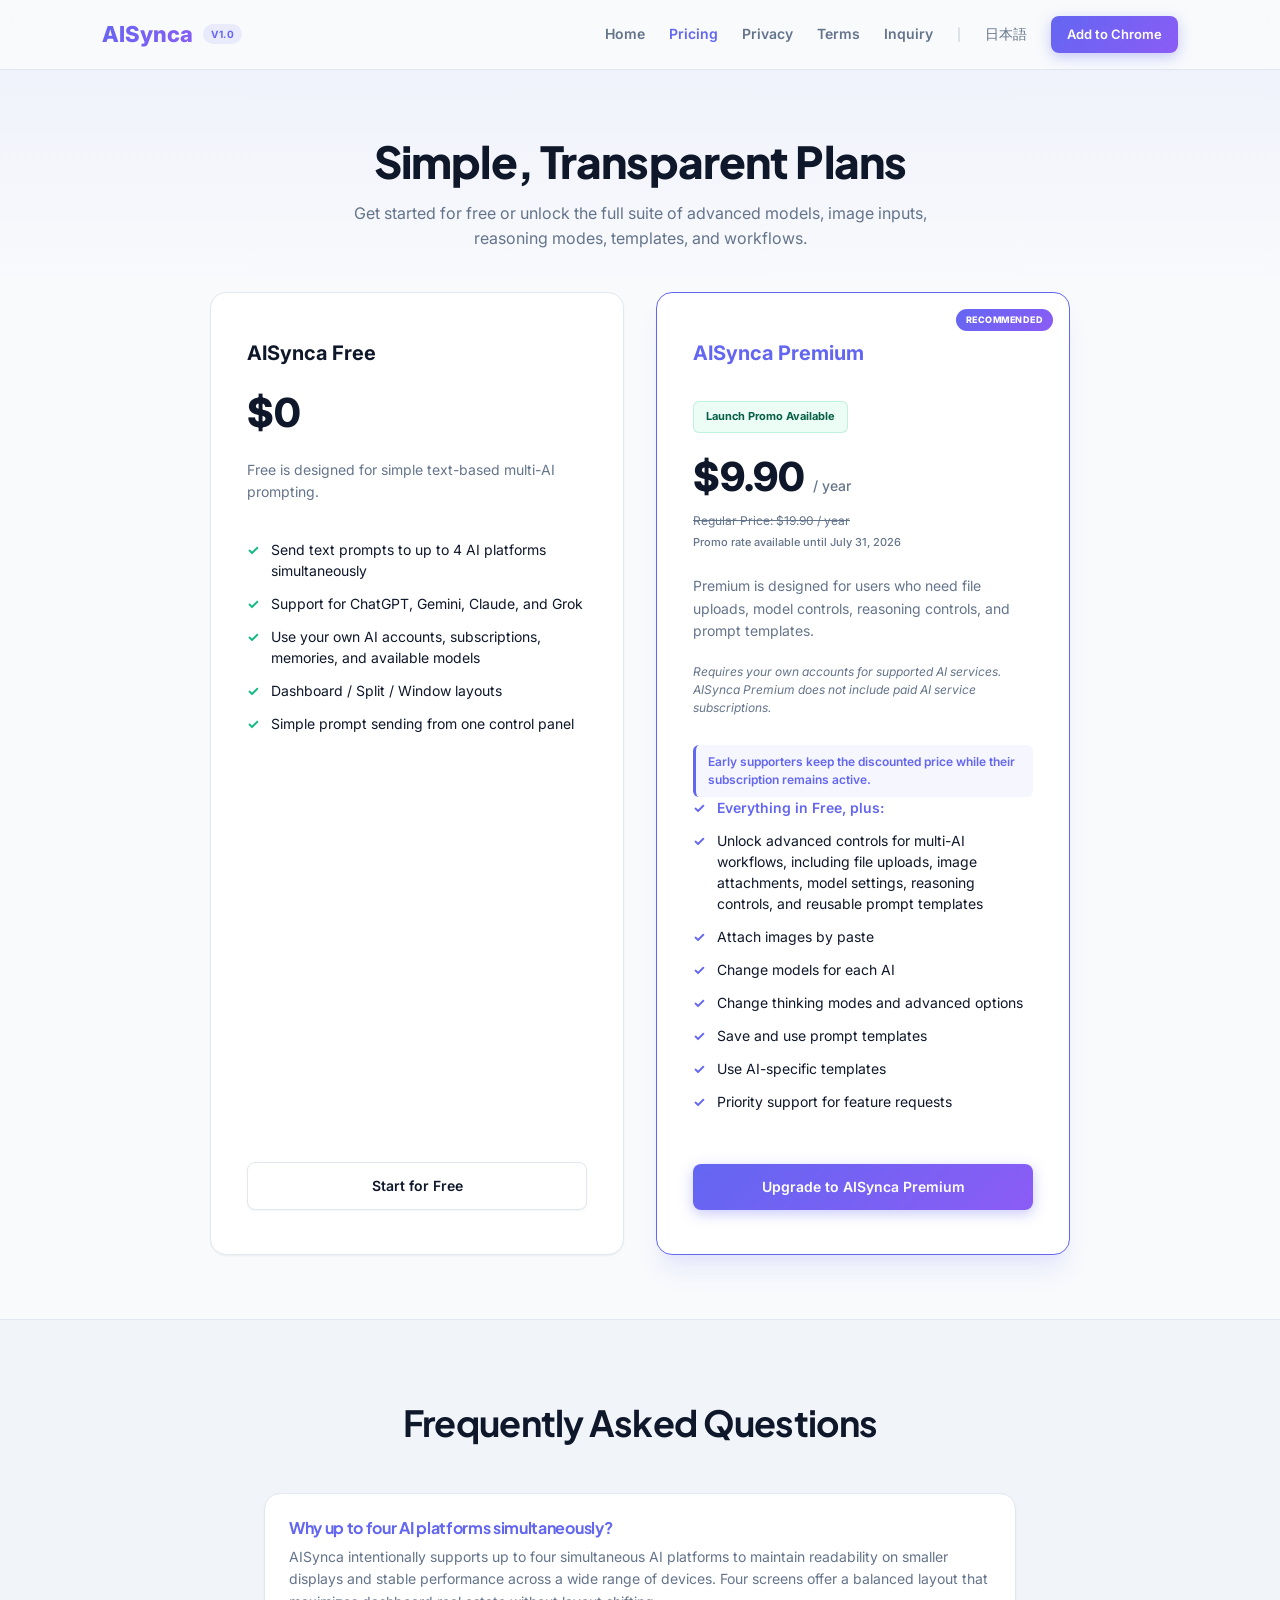
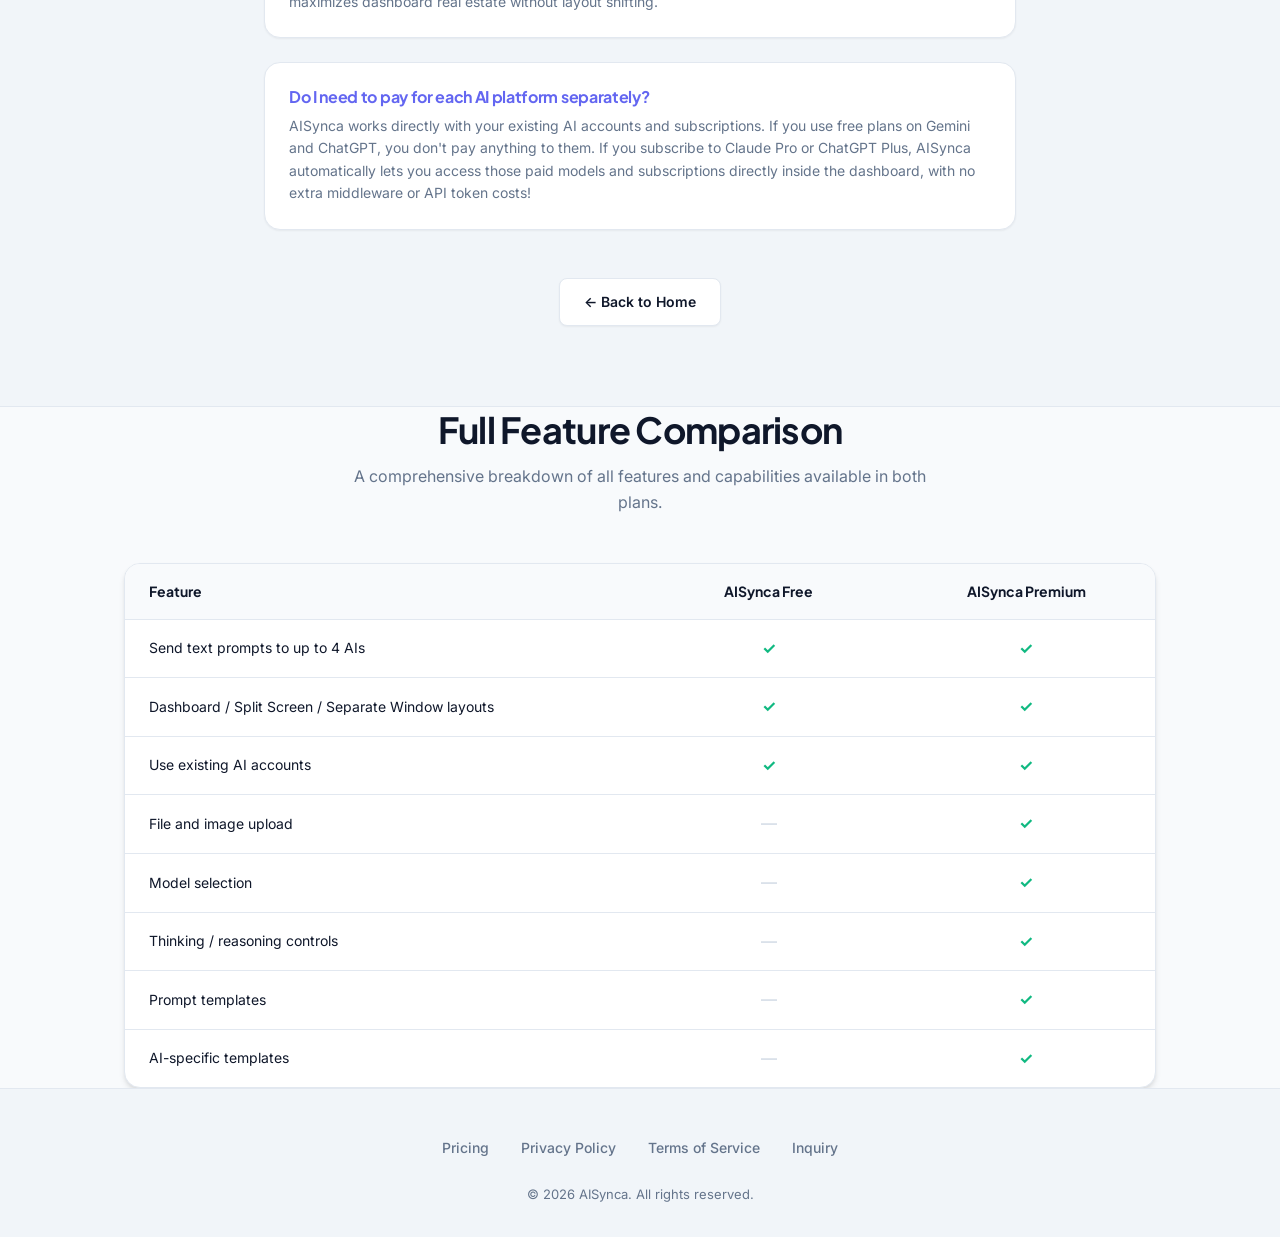
<file: docs/pricing.html>
<!DOCTYPE html>
<html lang="en">
<head>
  <meta charset="UTF-8" />
  <meta name="viewport" content="width=device-width, initial-scale=1.0" />
  <title>Pricing - AISynca</title>
  <link rel="stylesheet" href="style.css" />
</head>
<body>

  <!-- ===== Navigation Bar ===== -->
  <nav class="navbar">
    <div class="logo-group">
      <span class="logo-text">AISynca</span>
      <span class="logo-badge">v1.0</span>
    </div>
    <div class="nav-links">
      <a href="index.html">Home</a>
      <a href="pricing.html" class="active">Pricing</a>
      <a href="privacy.html">Privacy</a>
      <a href="terms.html">Terms</a>
      <a href="index.html#contact">Inquiry</a>
      <span class="lang-divider" style="color: var(--text-sub); opacity: 0.4; font-size: 12px; user-select: none;">|</span>
      <a href="ja/pricing.html" class="lang-switch" style="font-weight: 500;">日本語</a>
      <a href="https://github.com/AISynca/AISynca" class="btn btn-primary" style="padding: 8px 16px; font-size: 13px;">Add to Chrome</a>
    </div>
  </nav>

  <!-- ===== Pricing Page Header ===== -->
  <header style="text-align: center; padding: 64px 8% 40px; background: linear-gradient(180deg, rgba(99, 102, 241, 0.05) 0%, transparent 100%);">
    <div class="container">
      <h1 style="font-size: 44px; font-weight: 800; margin-bottom: 12px;">Simple, Transparent Plans</h1>
      <p style="color: var(--text-sub); font-size: 16px; max-width: 600px; margin: 0 auto;">
        Get started for free or unlock the full suite of advanced models, image inputs, reasoning modes, templates, and workflows.
      </p>
    </div>
  </header>

  <!-- ===== Pricing Section ===== -->
<div class="container">
      <div class="pricing-grid">
        <!-- Free Plan -->
        <div class="card pricing-card">
          <span class="plan-name">AISynca Free</span>
          <div class="plan-price-box">
            <span class="price">$0</span>
          </div>
          <p class="plan-desc">Free is designed for simple text-based multi-AI prompting.</p>
          <ul class="plan-features-list">
            <li>Send text prompts to up to 4 AI platforms simultaneously</li>
            <li>Support for ChatGPT, Gemini, Claude, and Grok</li>
            <li>Use your own AI accounts, subscriptions, memories, and available models</li>
            <li>Dashboard / Split / Window layouts</li>
            <li>Simple prompt sending from one control panel</li>
          </ul>
          <a href="https://github.com/AISynca/AISynca" class="btn btn-secondary btn-block">Start for Free</a>
        </div>

        <!-- Premium Plan -->
        <div class="card pricing-card premium">
          <span class="plan-name" style="color: var(--primary-color);">AISynca Premium</span>
          <div class="plan-price-box">
            <div class="promo-badge">Launch Promo Available</div>
            <div style="display: flex; align-items: baseline; gap: 8px; margin-top: 8px;">
              <span class="price">$9.90</span>
              <span style="color: var(--text-sub); font-size: 14px; font-weight: 500;">/ year</span>
            </div>
            <div class="regular-price">Regular Price: $19.90 / year</div>
            <div class="promo-period">Promo rate available until July 31, 2026</div>
          </div>
          <p class="plan-desc">Premium is designed for users who need file uploads, model controls, reasoning controls, and prompt templates.</p>
          <div style="font-size: 12px; color: var(--text-sub); margin-top: -12px; margin-bottom: 16px; line-height: 1.5; font-style: italic;">
            Requires your own accounts for supported AI services. AISynca Premium does not include paid AI service subscriptions.
          </div>
          <div class="promo-note">
            Early supporters keep the discounted price while their subscription remains active.
          </div>
          <ul class="plan-features-list premium">
            <li style="font-weight: 600; color: var(--primary-color);">Everything in Free, plus:</li>
            <li>Unlock advanced controls for multi-AI workflows, including file uploads, image attachments, model settings, reasoning controls, and reusable prompt templates</li>
            <li>Attach images by paste</li>
            <li>Change models for each AI</li>
            <li>Change thinking modes and advanced options</li>
            <li>Save and use prompt templates</li>
            <li>Use AI-specific templates</li>
            <li>Priority support for feature requests</li>
          </ul>
          <a href="https://aisynca.lemonsqueezy.com/checkout/buy/972077aa-afaa-4949-b72e-f49dc49f0db1" class="btn btn-primary btn-block">Upgrade to AISynca Premium</a>
        </div>
      </div>
    </div>
  <!-- ===== FAQ/Context Section ===== -->
  <section class="section" style="background: #F1F5F9; border-top: 1px solid var(--border-color); border-bottom: 1px solid var(--border-color);">
    <div class="container" style="max-width: 800px;">
      <div class="section-header">
        <h2>Frequently Asked Questions</h2>
      </div>

      <div style="display: flex; flex-direction: column; gap: 24px;">
        <div class="card" style="padding: 24px;">
          <h3 style="font-size: 16px; margin-bottom: 8px; color: var(--primary-color);">Why up to four AI platforms simultaneously?</h3>
          <p style="font-size: 14px; color: var(--text-sub); line-height: 1.6;">
            AISynca intentionally supports up to four simultaneous AI platforms to maintain readability on smaller displays and stable performance across a wide range of devices. Four screens offer a balanced layout that maximizes dashboard real estate without layout shifting.
          </p>
        </div>

        <div class="card" style="padding: 24px;">
          <h3 style="font-size: 16px; margin-bottom: 8px; color: var(--primary-color);">Do I need to pay for each AI platform separately?</h3>
          <p style="font-size: 14px; color: var(--text-sub); line-height: 1.6;">
            AISynca works directly with your existing AI accounts and subscriptions. If you use free plans on Gemini and ChatGPT, you don't pay anything to them. If you subscribe to Claude Pro or ChatGPT Plus, AISynca automatically lets you access those paid models and subscriptions directly inside the dashboard, with no extra middleware or API token costs!
          </p>
        </div>
      </div>

      <div style="text-align: center; margin-top: 48px;">
        <a href="index.html" class="btn btn-secondary">← Back to Home</a>
      </div>
    </div>
  </section>

  <!-- ===== Complete Feature Comparison Table ===== -->
<div class="container">
      <div class="section-header">
        <h2>Full Feature Comparison</h2>
        <p>A comprehensive breakdown of all features and capabilities available in both plans.</p>
      </div>

      <div class="comparison-table-wrapper">
        <table class="comparison-table">
          <thead>
            <tr>
              <th>Feature</th>
              <th>AISynca Free</th>
              <th>AISynca Premium</th>
            </tr>
          </thead>
          <tbody>
            <tr>
              <td>Send text prompts to up to 4 AIs</td>
              <td><span class="check-icon">✓</span></td>
              <td><span class="check-icon">✓</span></td>
            </tr>
            <tr>
              <td>Dashboard / Split Screen / Separate Window layouts</td>
              <td><span class="check-icon">✓</span></td>
              <td><span class="check-icon">✓</span></td>
            </tr>
            <tr>
              <td>Use existing AI accounts</td>
              <td><span class="check-icon">✓</span></td>
              <td><span class="check-icon">✓</span></td>
            </tr>
            <tr>
              <td>File and image upload</td>
              <td><span class="cross-icon">—</span></td>
              <td><span class="check-icon">✓</span></td>
            </tr>
            <tr>
              <td>Model selection</td>
              <td><span class="cross-icon">—</span></td>
              <td><span class="check-icon">✓</span></td>
            </tr>
            <tr>
              <td>Thinking / reasoning controls</td>
              <td><span class="cross-icon">—</span></td>
              <td><span class="check-icon">✓</span></td>
            </tr>
            <tr>
              <td>Prompt templates</td>
              <td><span class="cross-icon">—</span></td>
              <td><span class="check-icon">✓</span></td>
            </tr>
            <tr>
              <td>AI-specific templates</td>
              <td><span class="cross-icon">—</span></td>
              <td><span class="check-icon">✓</span></td>
            </tr>
          </tbody>
        </table>
      </div>
    </div>
  <!-- ===== Footer ===== -->
  <footer>
    <div class="footer-nav">
      <a href="pricing.html">Pricing</a>
      <a href="privacy.html">Privacy Policy</a>
      <a href="terms.html">Terms of Service</a>
      <a href="index.html#contact">Inquiry</a>
    </div>
    <p>© 2026 AISynca. All rights reserved.</p>
  </footer>

</body>
</html>
</file>
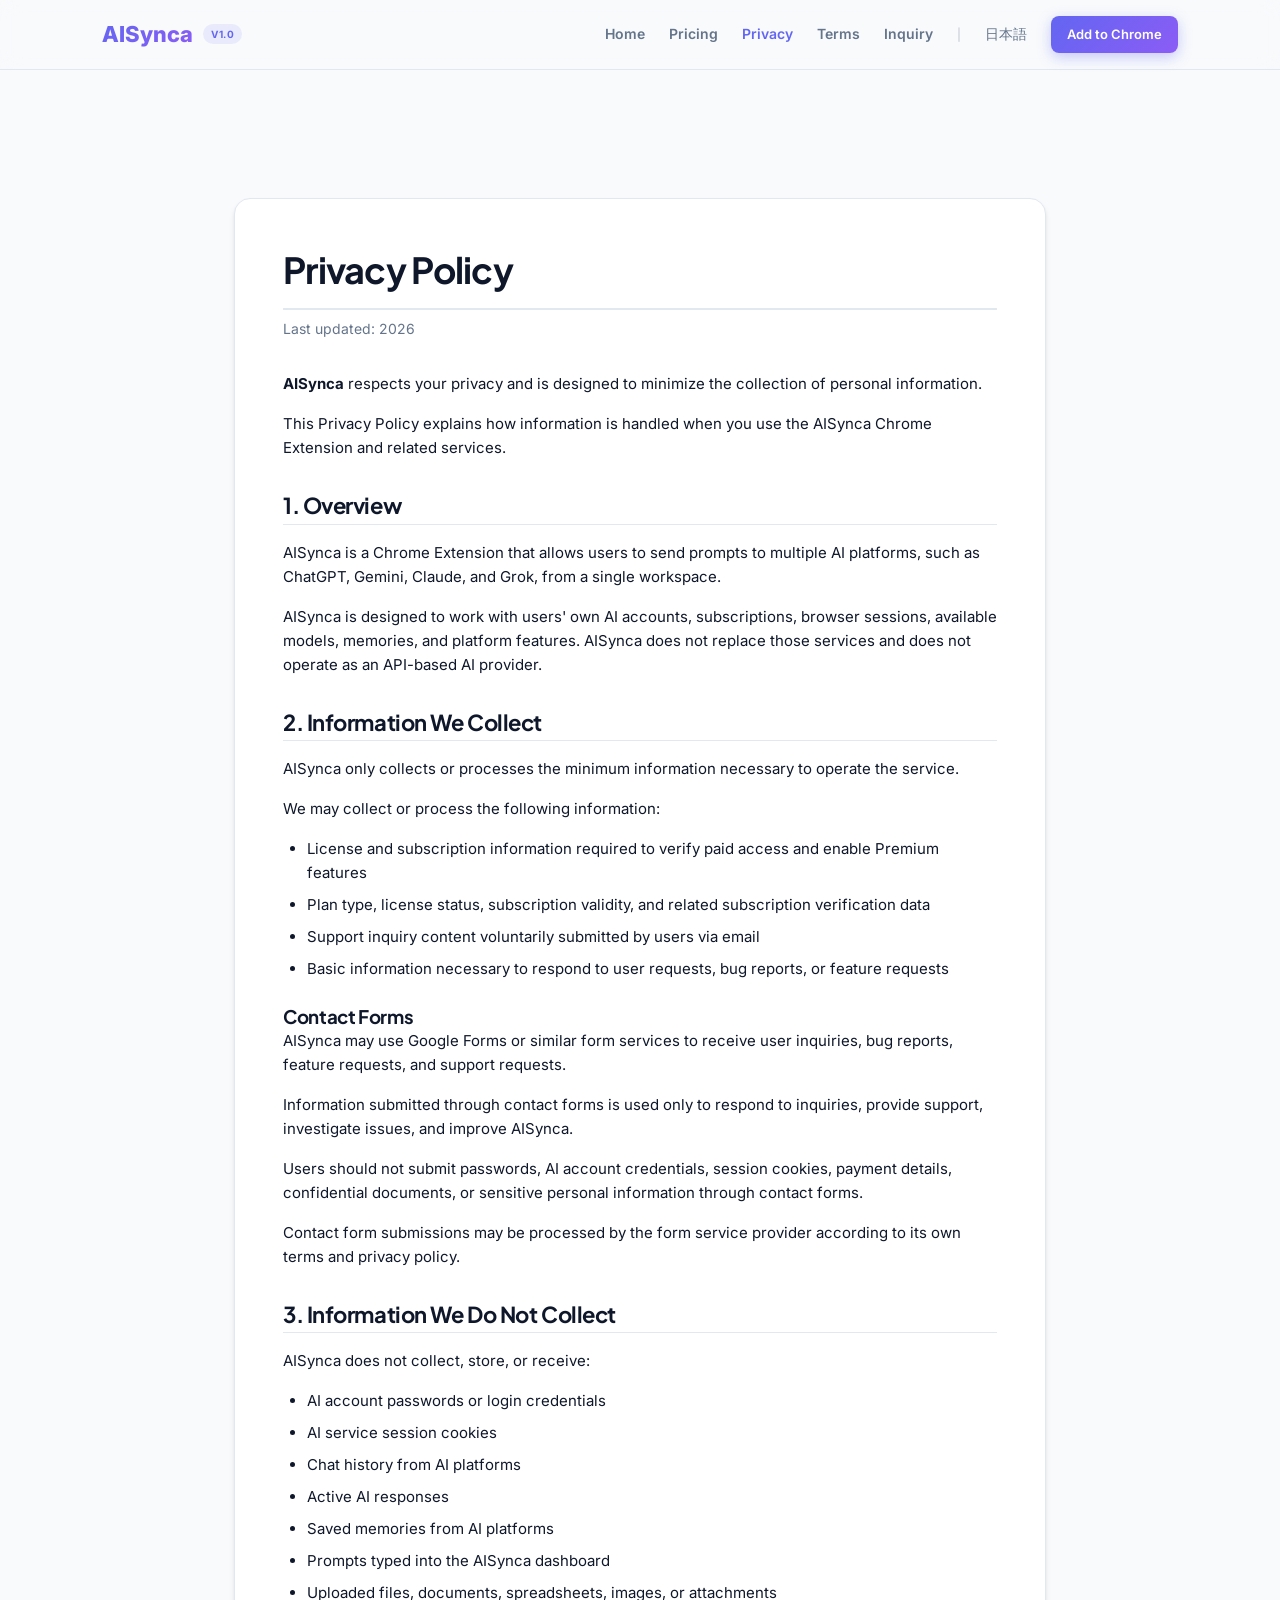
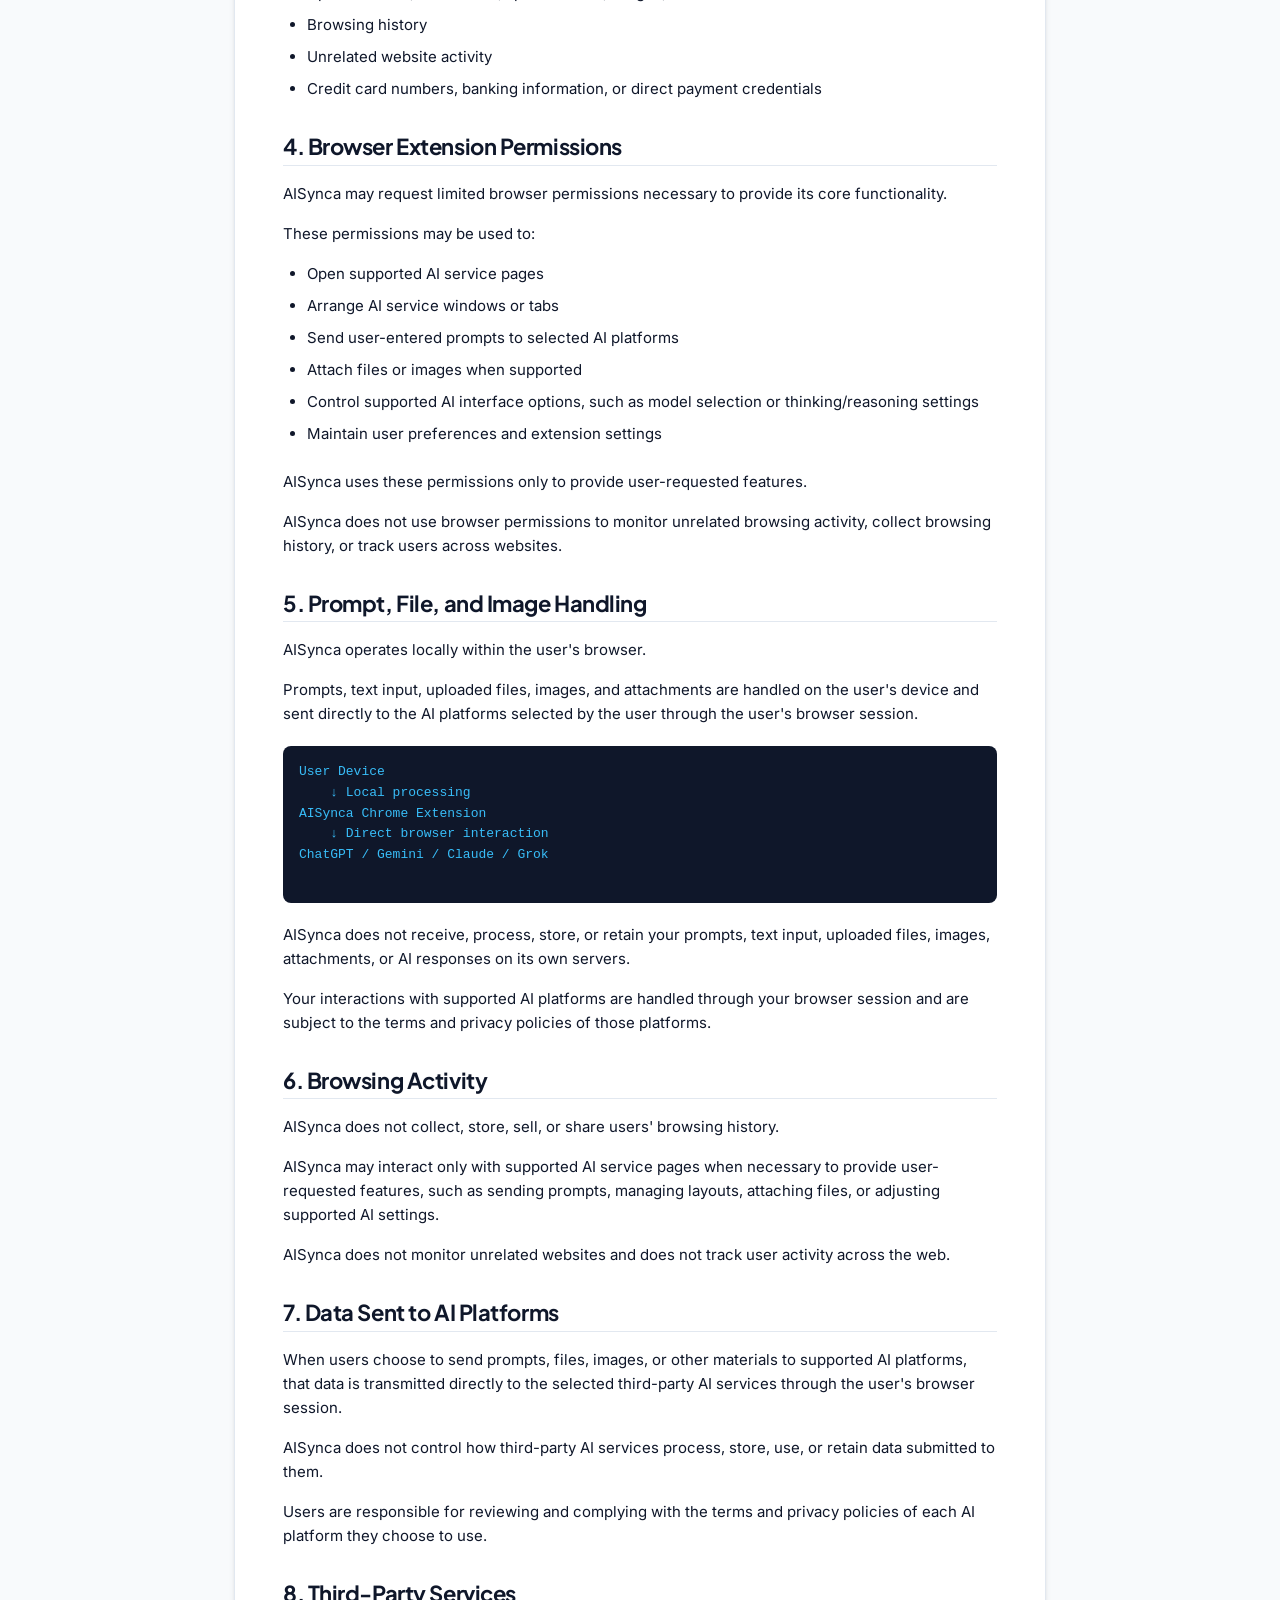
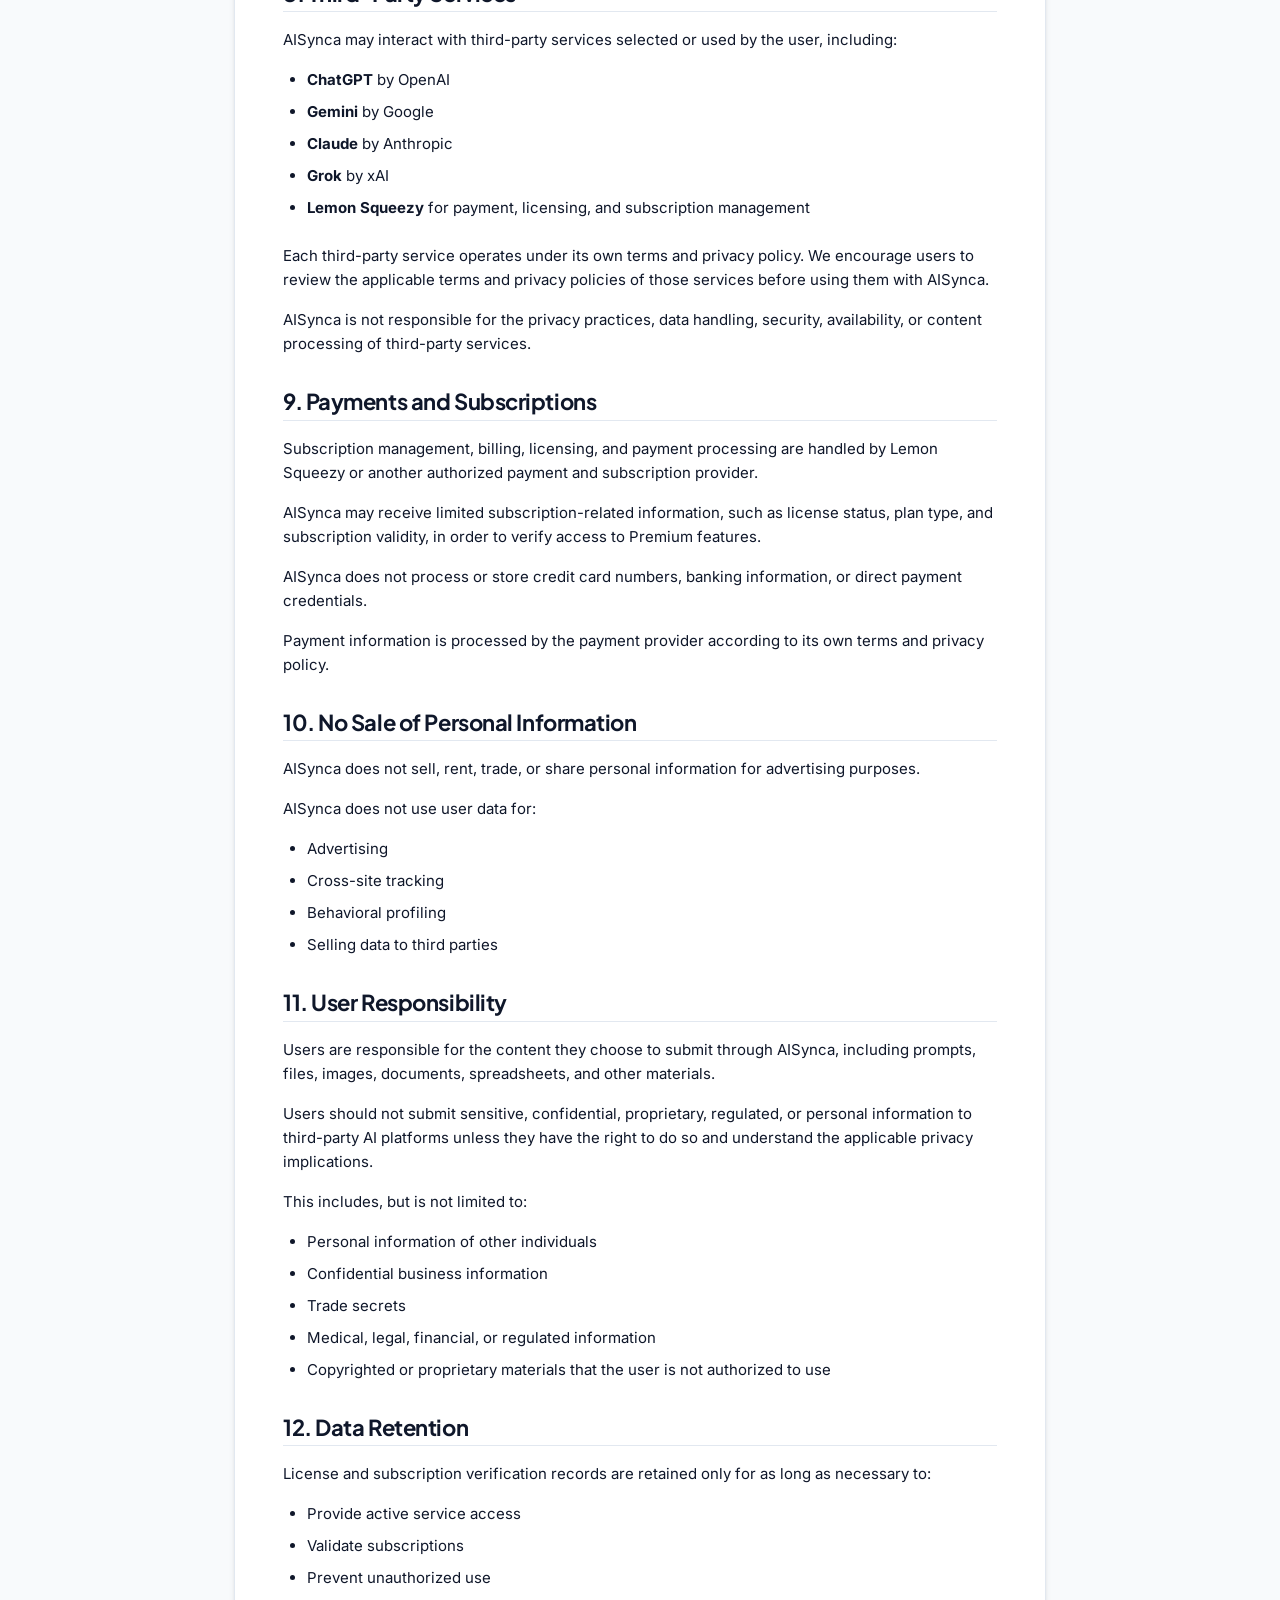
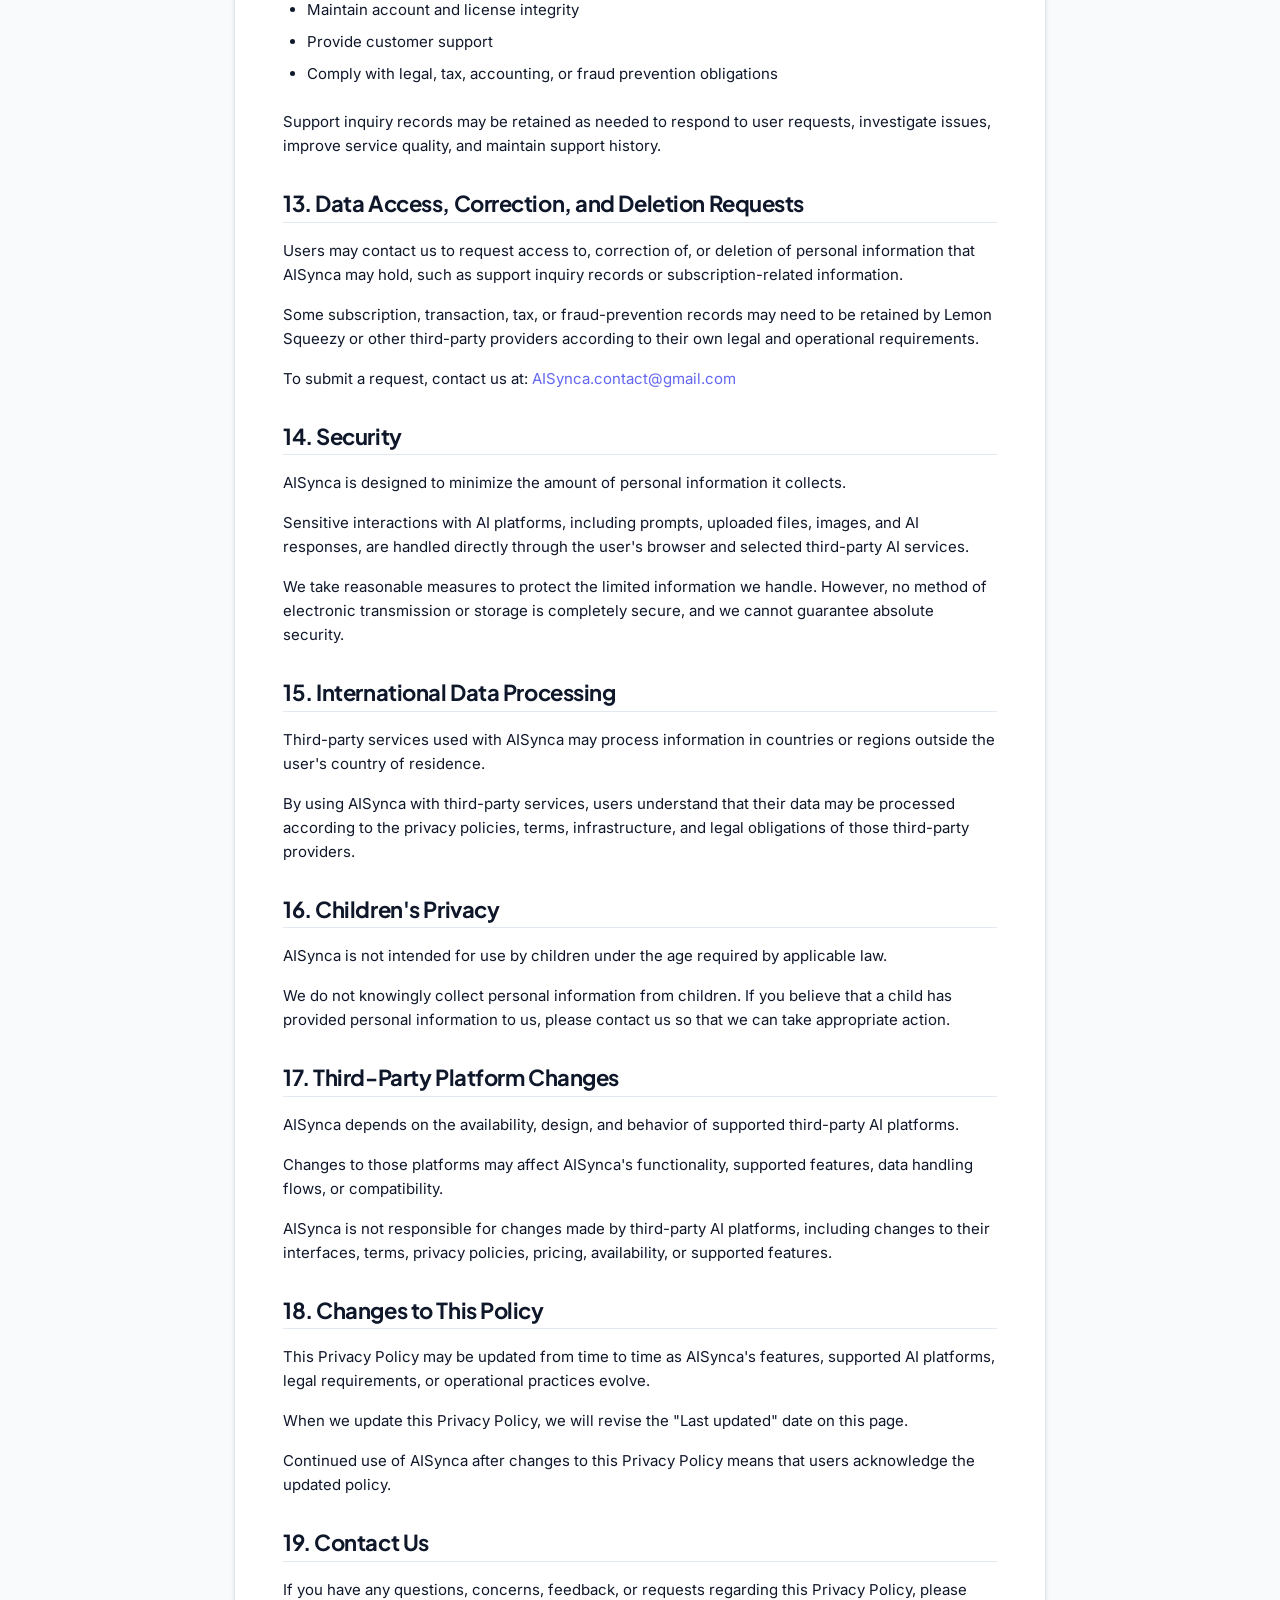
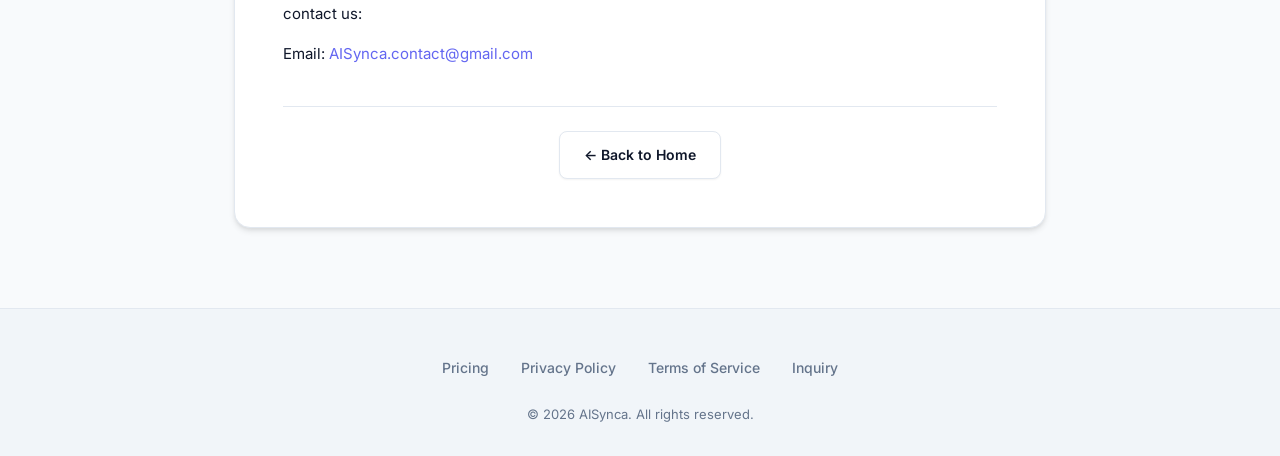
<file: docs/privacy.html>
<!DOCTYPE html>
<html lang="en">
<head>
  <meta charset="UTF-8" />
  <meta name="viewport" content="width=device-width, initial-scale=1.0" />
  <title>Privacy Policy - AISynca</title>
  <link rel="stylesheet" href="style.css" />
</head>
<body>

  <!-- ===== Navigation Bar ===== -->
  <nav class="navbar">
    <div class="logo-group">
      <span class="logo-text">AISynca</span>
      <span class="logo-badge">v1.0</span>
    </div>
    <div class="nav-links">
      <a href="index.html">Home</a>
      <a href="pricing.html">Pricing</a>
      <a href="privacy.html" class="active">Privacy</a>
      <a href="terms.html">Terms</a>
      <a href="index.html#contact">Inquiry</a>
      <span class="lang-divider" style="color: var(--text-sub); opacity: 0.4; font-size: 12px; user-select: none;">|</span>
      <a href="ja/privacy.html" class="lang-switch" style="font-weight: 500;">日本語</a>
      <a href="https://github.com/AISynca/AISynca" class="btn btn-primary" style="padding: 8px 16px; font-size: 13px;">Add to Chrome</a>
    </div>
  </nav>

  <!-- ===== Main Content Section ===== -->
  <main class="section">
    <div class="container" style="max-width: 860px;">
      <div class="legal-wrapper">
        <h1>Privacy Policy</h1>
        <p class="date">Last updated: 2026</p>

        <p>
          <strong>AISynca</strong> respects your privacy and is designed to minimize the collection of personal information.
        </p>
        <p>
          This Privacy Policy explains how information is handled when you use the AISynca Chrome Extension and related services.
        </p>

        <h2>1. Overview</h2>
        <p>
          AISynca is a Chrome Extension that allows users to send prompts to multiple AI platforms, such as ChatGPT, Gemini, Claude, and Grok, from a single workspace.
        </p>
        <p>
          AISynca is designed to work with users' own AI accounts, subscriptions, browser sessions, available models, memories, and platform features. AISynca does not replace those services and does not operate as an API-based AI provider.
        </p>

        <h2>2. Information We Collect</h2>
        <p>
          AISynca only collects or processes the minimum information necessary to operate the service.
        </p>
        <p>We may collect or process the following information:</p>
        <ul>
          <li>License and subscription information required to verify paid access and enable Premium features</li>
          <li>Plan type, license status, subscription validity, and related subscription verification data</li>
          <li>Support inquiry content voluntarily submitted by users via email</li>
          <li>Basic information necessary to respond to user requests, bug reports, or feature requests</li>
        </ul>

        <h3>Contact Forms</h3>
        <p>
          AISynca may use Google Forms or similar form services to receive user inquiries, bug reports, feature requests, and support requests.
        </p>
        <p>
          Information submitted through contact forms is used only to respond to inquiries, provide support, investigate issues, and improve AISynca.
        </p>
        <p>
          Users should not submit passwords, AI account credentials, session cookies, payment details, confidential documents, or sensitive personal information through contact forms.
        </p>
        <p>
          Contact form submissions may be processed by the form service provider according to its own terms and privacy policy.
        </p>

        <h2>3. Information We Do Not Collect</h2>
        <p>
          AISynca does not collect, store, or receive:
        </p>
        <ul>
          <li>AI account passwords or login credentials</li>
          <li>AI service session cookies</li>
          <li>Chat history from AI platforms</li>
          <li>Active AI responses</li>
          <li>Saved memories from AI platforms</li>
          <li>Prompts typed into the AISynca dashboard</li>
          <li>Uploaded files, documents, spreadsheets, images, or attachments</li>
          <li>Browsing history</li>
          <li>Unrelated website activity</li>
          <li>Credit card numbers, banking information, or direct payment credentials</li>
        </ul>

        <h2>4. Browser Extension Permissions</h2>
        <p>
          AISynca may request limited browser permissions necessary to provide its core functionality.
        </p>
        <p>These permissions may be used to:</p>
        <ul>
          <li>Open supported AI service pages</li>
          <li>Arrange AI service windows or tabs</li>
          <li>Send user-entered prompts to selected AI platforms</li>
          <li>Attach files or images when supported</li>
          <li>Control supported AI interface options, such as model selection or thinking/reasoning settings</li>
          <li>Maintain user preferences and extension settings</li>
        </ul>
        <p>
          AISynca uses these permissions only to provide user-requested features.
        </p>
        <p>
          AISynca does not use browser permissions to monitor unrelated browsing activity, collect browsing history, or track users across websites.
        </p>

        <h2>5. Prompt, File, and Image Handling</h2>
        <p>
          AISynca operates locally within the user's browser.
        </p>
        <p>
          Prompts, text input, uploaded files, images, and attachments are handled on the user's device and sent directly to the AI platforms selected by the user through the user's browser session.
        </p>
        <pre>
User Device
    ↓ Local processing
AISynca Chrome Extension
    ↓ Direct browser interaction
ChatGPT / Gemini / Claude / Grok
        </pre>
        <p>
          AISynca does not receive, process, store, or retain your prompts, text input, uploaded files, images, attachments, or AI responses on its own servers.
        </p>
        <p>
          Your interactions with supported AI platforms are handled through your browser session and are subject to the terms and privacy policies of those platforms.
        </p>

        <h2>6. Browsing Activity</h2>
        <p>
          AISynca does not collect, store, sell, or share users' browsing history.
        </p>
        <p>
          AISynca may interact only with supported AI service pages when necessary to provide user-requested features, such as sending prompts, managing layouts, attaching files, or adjusting supported AI settings.
        </p>
        <p>
          AISynca does not monitor unrelated websites and does not track user activity across the web.
        </p>

        <h2>7. Data Sent to AI Platforms</h2>
        <p>
          When users choose to send prompts, files, images, or other materials to supported AI platforms, that data is transmitted directly to the selected third-party AI services through the user's browser session.
        </p>
        <p>
          AISynca does not control how third-party AI services process, store, use, or retain data submitted to them.
        </p>
        <p>
          Users are responsible for reviewing and complying with the terms and privacy policies of each AI platform they choose to use.
        </p>

        <h2>8. Third-Party Services</h2>
        <p>
          AISynca may interact with third-party services selected or used by the user, including:
        </p>
        <ul>
          <li><strong>ChatGPT</strong> by OpenAI</li>
          <li><strong>Gemini</strong> by Google</li>
          <li><strong>Claude</strong> by Anthropic</li>
          <li><strong>Grok</strong> by xAI</li>
          <li><strong>Lemon Squeezy</strong> for payment, licensing, and subscription management</li>
        </ul>
        <p>
          Each third-party service operates under its own terms and privacy policy. We encourage users to review the applicable terms and privacy policies of those services before using them with AISynca.
        </p>
        <p>
          AISynca is not responsible for the privacy practices, data handling, security, availability, or content processing of third-party services.
        </p>

        <h2>9. Payments and Subscriptions</h2>
        <p>
          Subscription management, billing, licensing, and payment processing are handled by Lemon Squeezy or another authorized payment and subscription provider.
        </p>
        <p>
          AISynca may receive limited subscription-related information, such as license status, plan type, and subscription validity, in order to verify access to Premium features.
        </p>
        <p>
          AISynca does not process or store credit card numbers, banking information, or direct payment credentials.
        </p>
        <p>
          Payment information is processed by the payment provider according to its own terms and privacy policy.
        </p>

        <h2>10. No Sale of Personal Information</h2>
        <p>
          AISynca does not sell, rent, trade, or share personal information for advertising purposes.
        </p>
        <p>AISynca does not use user data for:</p>
        <ul>
          <li>Advertising</li>
          <li>Cross-site tracking</li>
          <li>Behavioral profiling</li>
          <li>Selling data to third parties</li>
        </ul>

        <h2>11. User Responsibility</h2>
        <p>
          Users are responsible for the content they choose to submit through AISynca, including prompts, files, images, documents, spreadsheets, and other materials.
        </p>
        <p>
          Users should not submit sensitive, confidential, proprietary, regulated, or personal information to third-party AI platforms unless they have the right to do so and understand the applicable privacy implications.
        </p>
        <p>This includes, but is not limited to:</p>
        <ul>
          <li>Personal information of other individuals</li>
          <li>Confidential business information</li>
          <li>Trade secrets</li>
          <li>Medical, legal, financial, or regulated information</li>
          <li>Copyrighted or proprietary materials that the user is not authorized to use</li>
        </ul>

        <h2>12. Data Retention</h2>
        <p>
          License and subscription verification records are retained only for as long as necessary to:
        </p>
        <ul>
          <li>Provide active service access</li>
          <li>Validate subscriptions</li>
          <li>Prevent unauthorized use</li>
          <li>Maintain account and license integrity</li>
          <li>Provide customer support</li>
          <li>Comply with legal, tax, accounting, or fraud prevention obligations</li>
        </ul>
        <p>
          Support inquiry records may be retained as needed to respond to user requests, investigate issues, improve service quality, and maintain support history.
        </p>

        <h2>13. Data Access, Correction, and Deletion Requests</h2>
        <p>
          Users may contact us to request access to, correction of, or deletion of personal information that AISynca may hold, such as support inquiry records or subscription-related information.
        </p>
        <p>
          Some subscription, transaction, tax, or fraud-prevention records may need to be retained by Lemon Squeezy or other third-party providers according to their own legal and operational requirements.
        </p>
        <p>
          To submit a request, contact us at: <a href="mailto:AISynca.contact@gmail.com">AISynca.contact@gmail.com</a>
        </p>

        <h2>14. Security</h2>
        <p>
          AISynca is designed to minimize the amount of personal information it collects.
        </p>
        <p>
          Sensitive interactions with AI platforms, including prompts, uploaded files, images, and AI responses, are handled directly through the user's browser and selected third-party AI services.
        </p>
        <p>
          We take reasonable measures to protect the limited information we handle. However, no method of electronic transmission or storage is completely secure, and we cannot guarantee absolute security.
        </p>

        <h2>15. International Data Processing</h2>
        <p>
          Third-party services used with AISynca may process information in countries or regions outside the user's country of residence.
        </p>
        <p>
          By using AISynca with third-party services, users understand that their data may be processed according to the privacy policies, terms, infrastructure, and legal obligations of those third-party providers.
        </p>

        <h2>16. Children's Privacy</h2>
        <p>
          AISynca is not intended for use by children under the age required by applicable law.
        </p>
        <p>
          We do not knowingly collect personal information from children. If you believe that a child has provided personal information to us, please contact us so that we can take appropriate action.
        </p>

        <h2>17. Third-Party Platform Changes</h2>
        <p>
          AISynca depends on the availability, design, and behavior of supported third-party AI platforms.
        </p>
        <p>
          Changes to those platforms may affect AISynca's functionality, supported features, data handling flows, or compatibility.
        </p>
        <p>
          AISynca is not responsible for changes made by third-party AI platforms, including changes to their interfaces, terms, privacy policies, pricing, availability, or supported features.
        </p>

        <h2>18. Changes to This Policy</h2>
        <p>
          This Privacy Policy may be updated from time to time as AISynca's features, supported AI platforms, legal requirements, or operational practices evolve.
        </p>
        <p>
          When we update this Privacy Policy, we will revise the "Last updated" date on this page.
        </p>
        <p>
          Continued use of AISynca after changes to this Privacy Policy means that users acknowledge the updated policy.
        </p>

        <h2>19. Contact Us</h2>
        <p>
          If you have any questions, concerns, feedback, or requests regarding this Privacy Policy, please contact us:
        </p>
        <p>
          Email: <a href="mailto:AISynca.contact@gmail.com">AISynca.contact@gmail.com</a>
        </p>

        <div style="margin-top: 40px; border-top: 1px solid var(--border-color); padding-top: 24px; text-align: center;">
          <a href="index.html" class="btn btn-secondary">← Back to Home</a>
        </div>
      </div>
    </div>
  </main>

  <!-- ===== Footer ===== -->
  <footer>
    <div class="footer-nav">
      <a href="pricing.html">Pricing</a>
      <a href="privacy.html">Privacy Policy</a>
      <a href="terms.html">Terms of Service</a>
      <a href="index.html#contact">Inquiry</a>
    </div>
    <p>© 2026 AISynca. All rights reserved.</p>
  </footer>

</body>
</html>
</file>
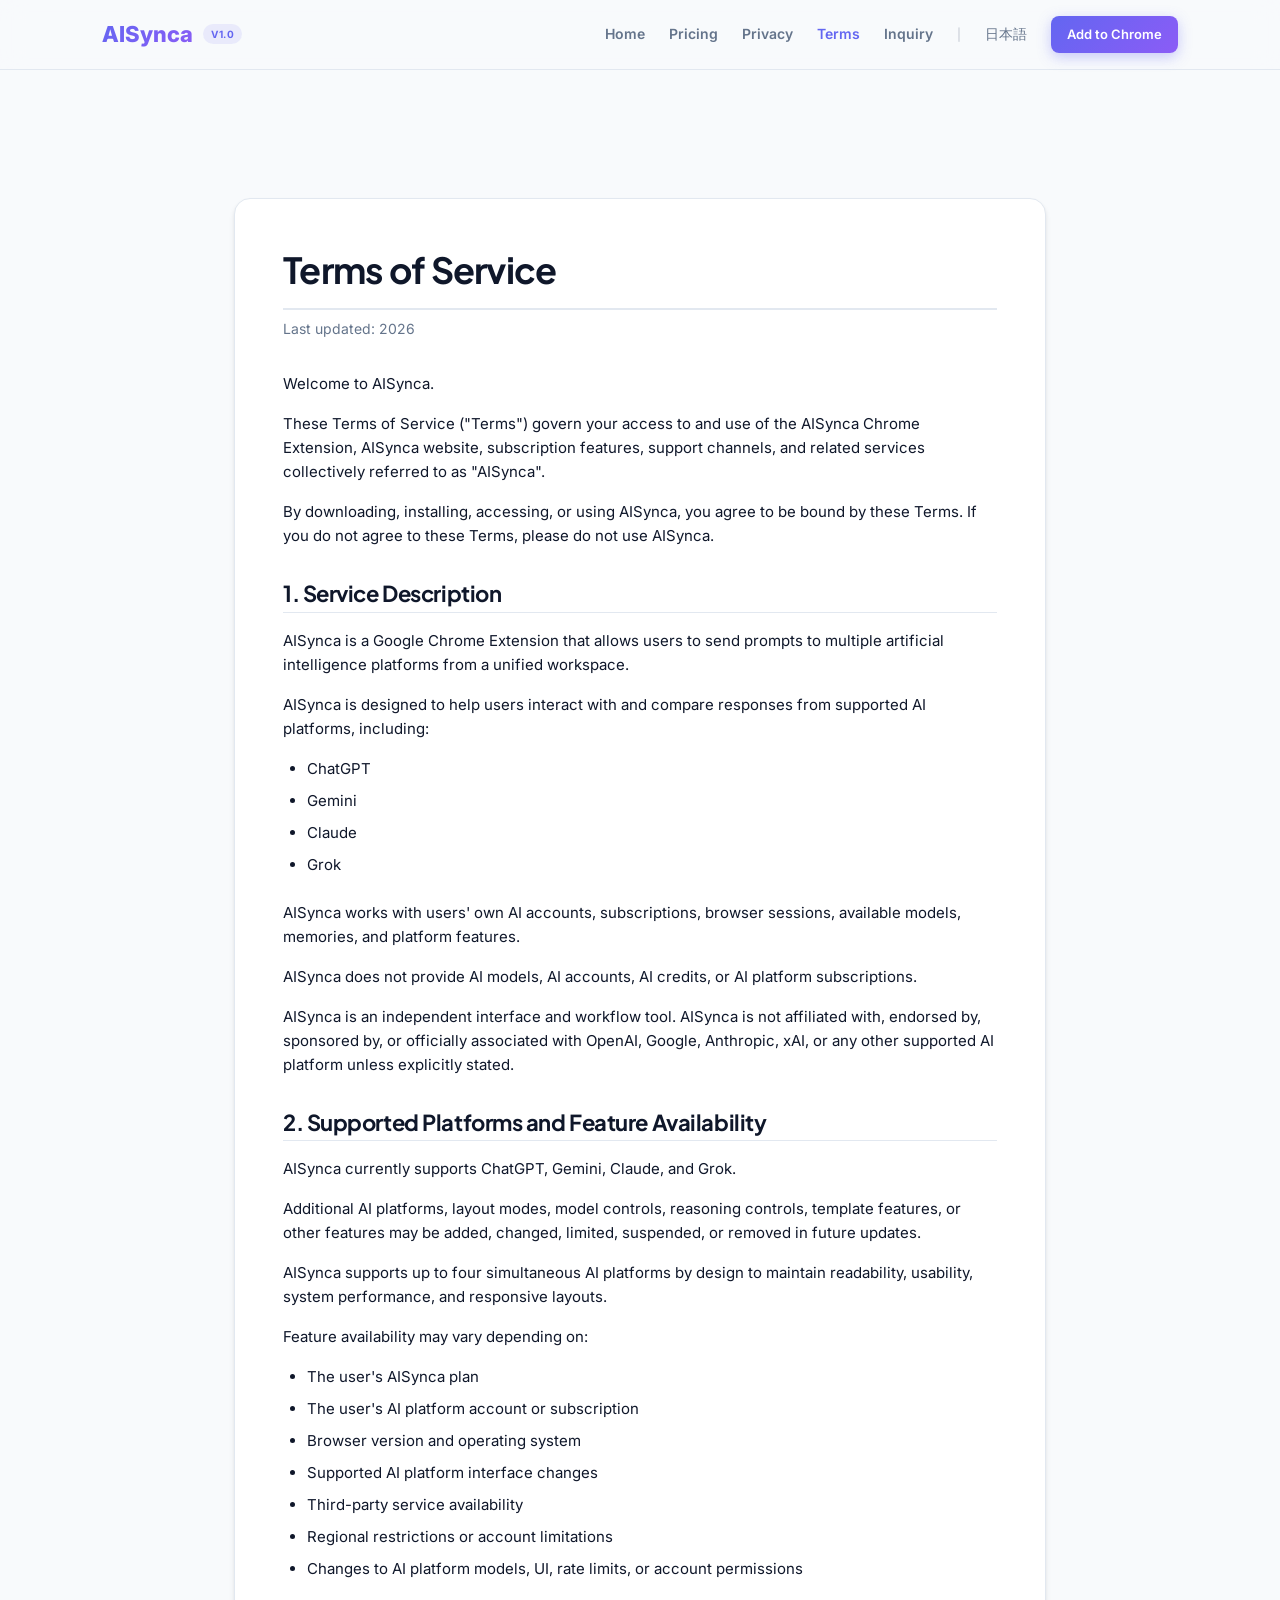
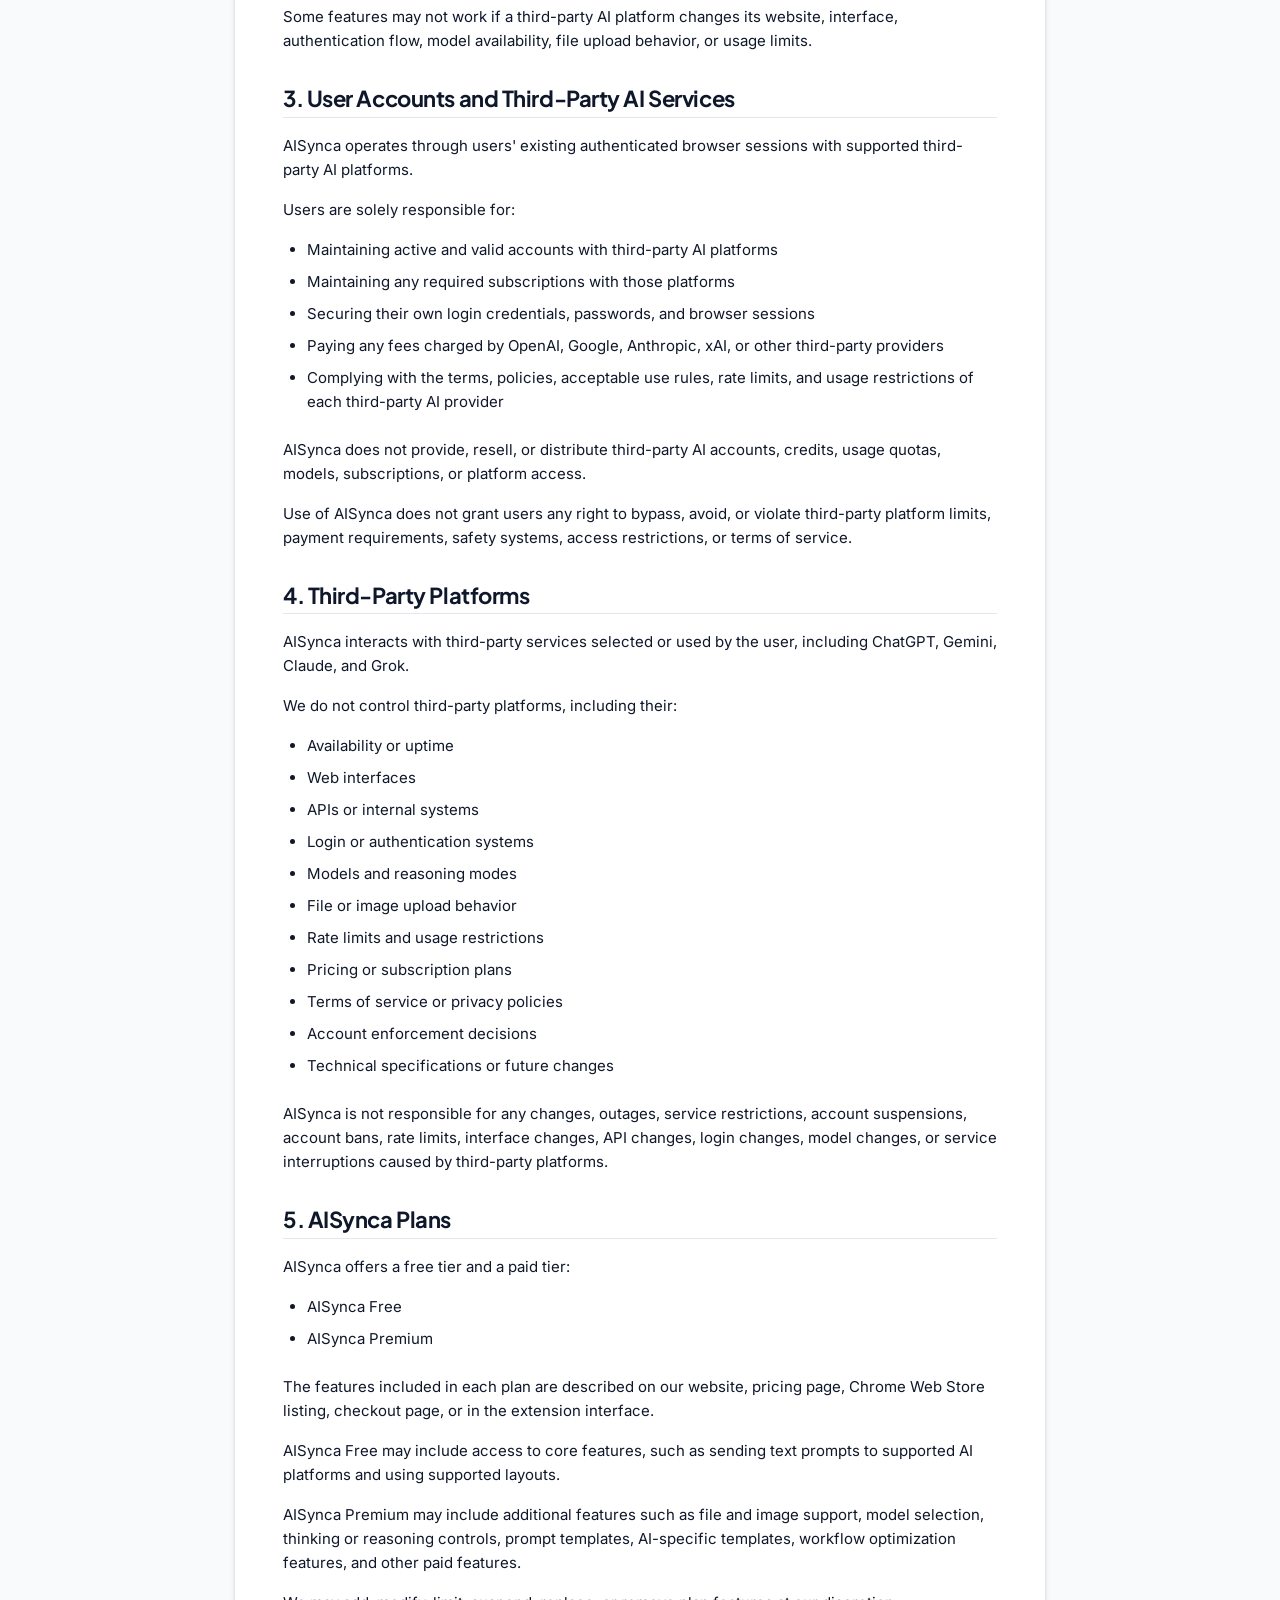
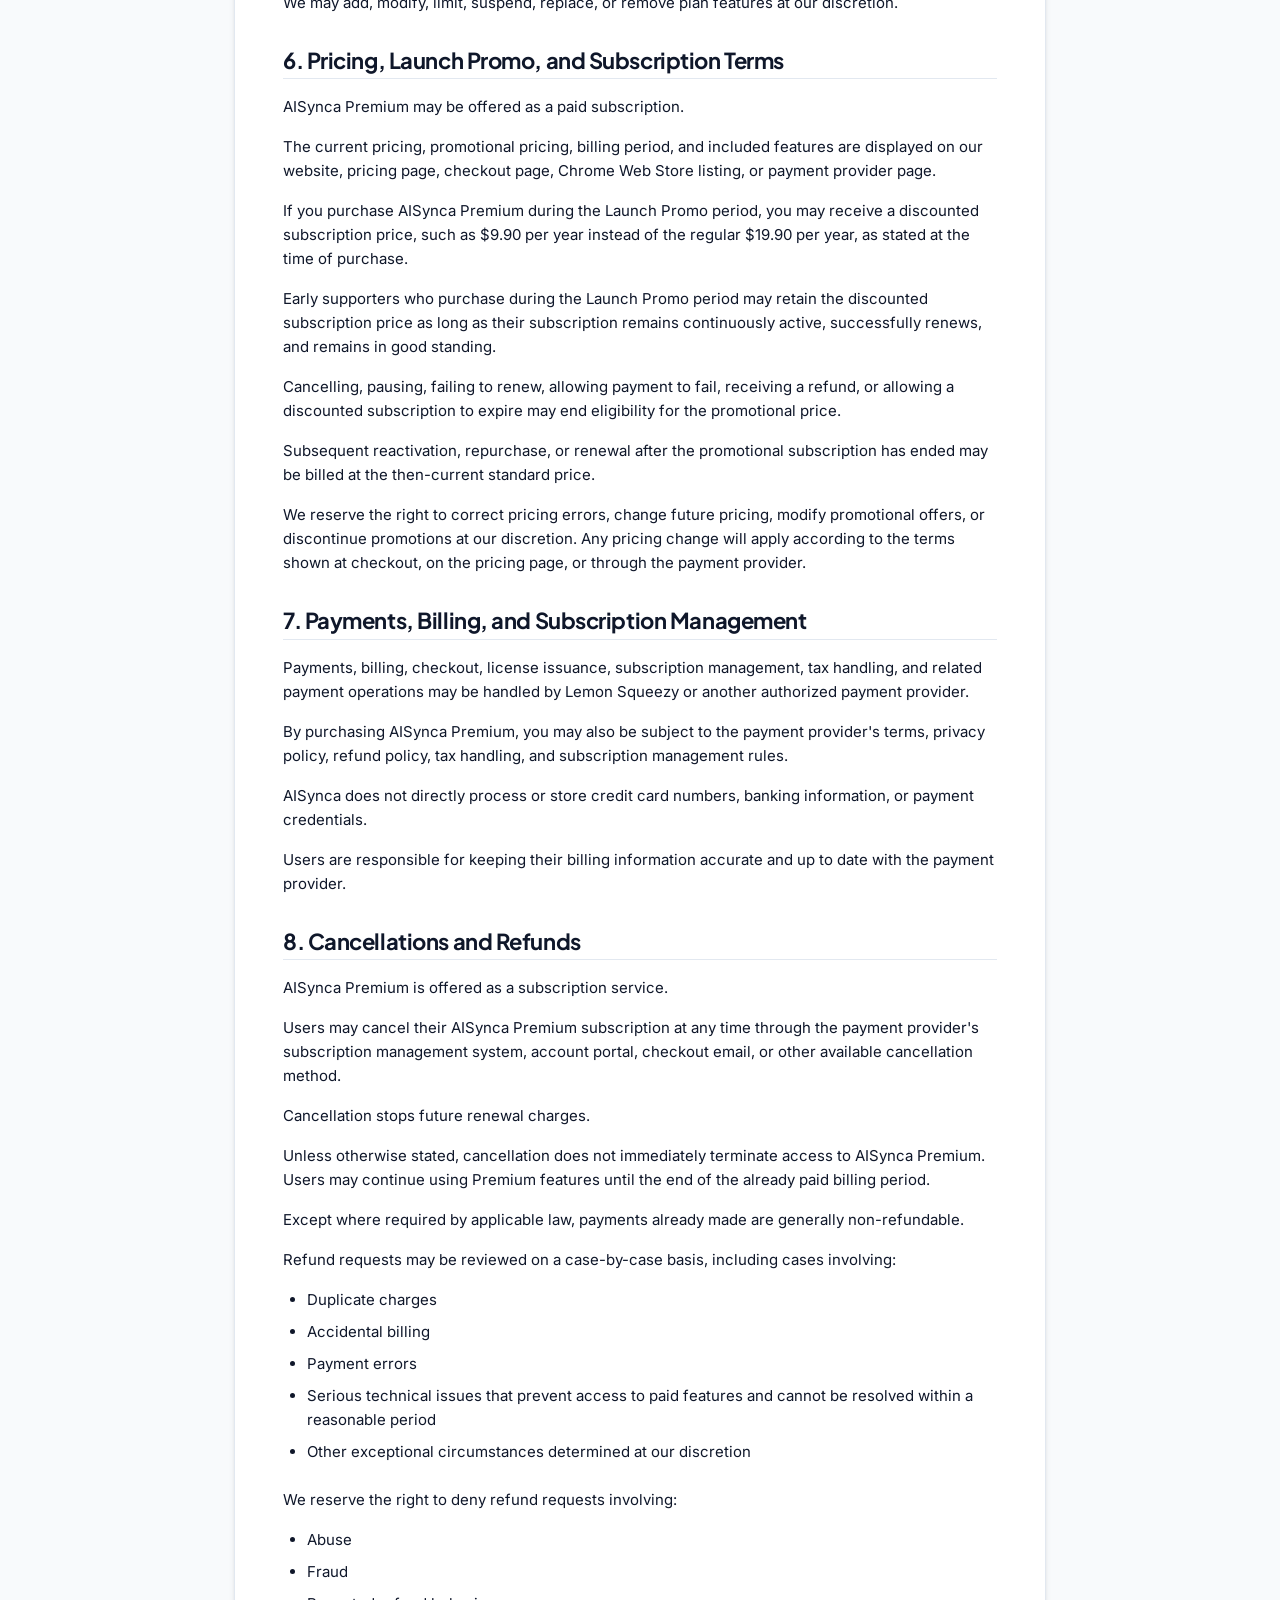
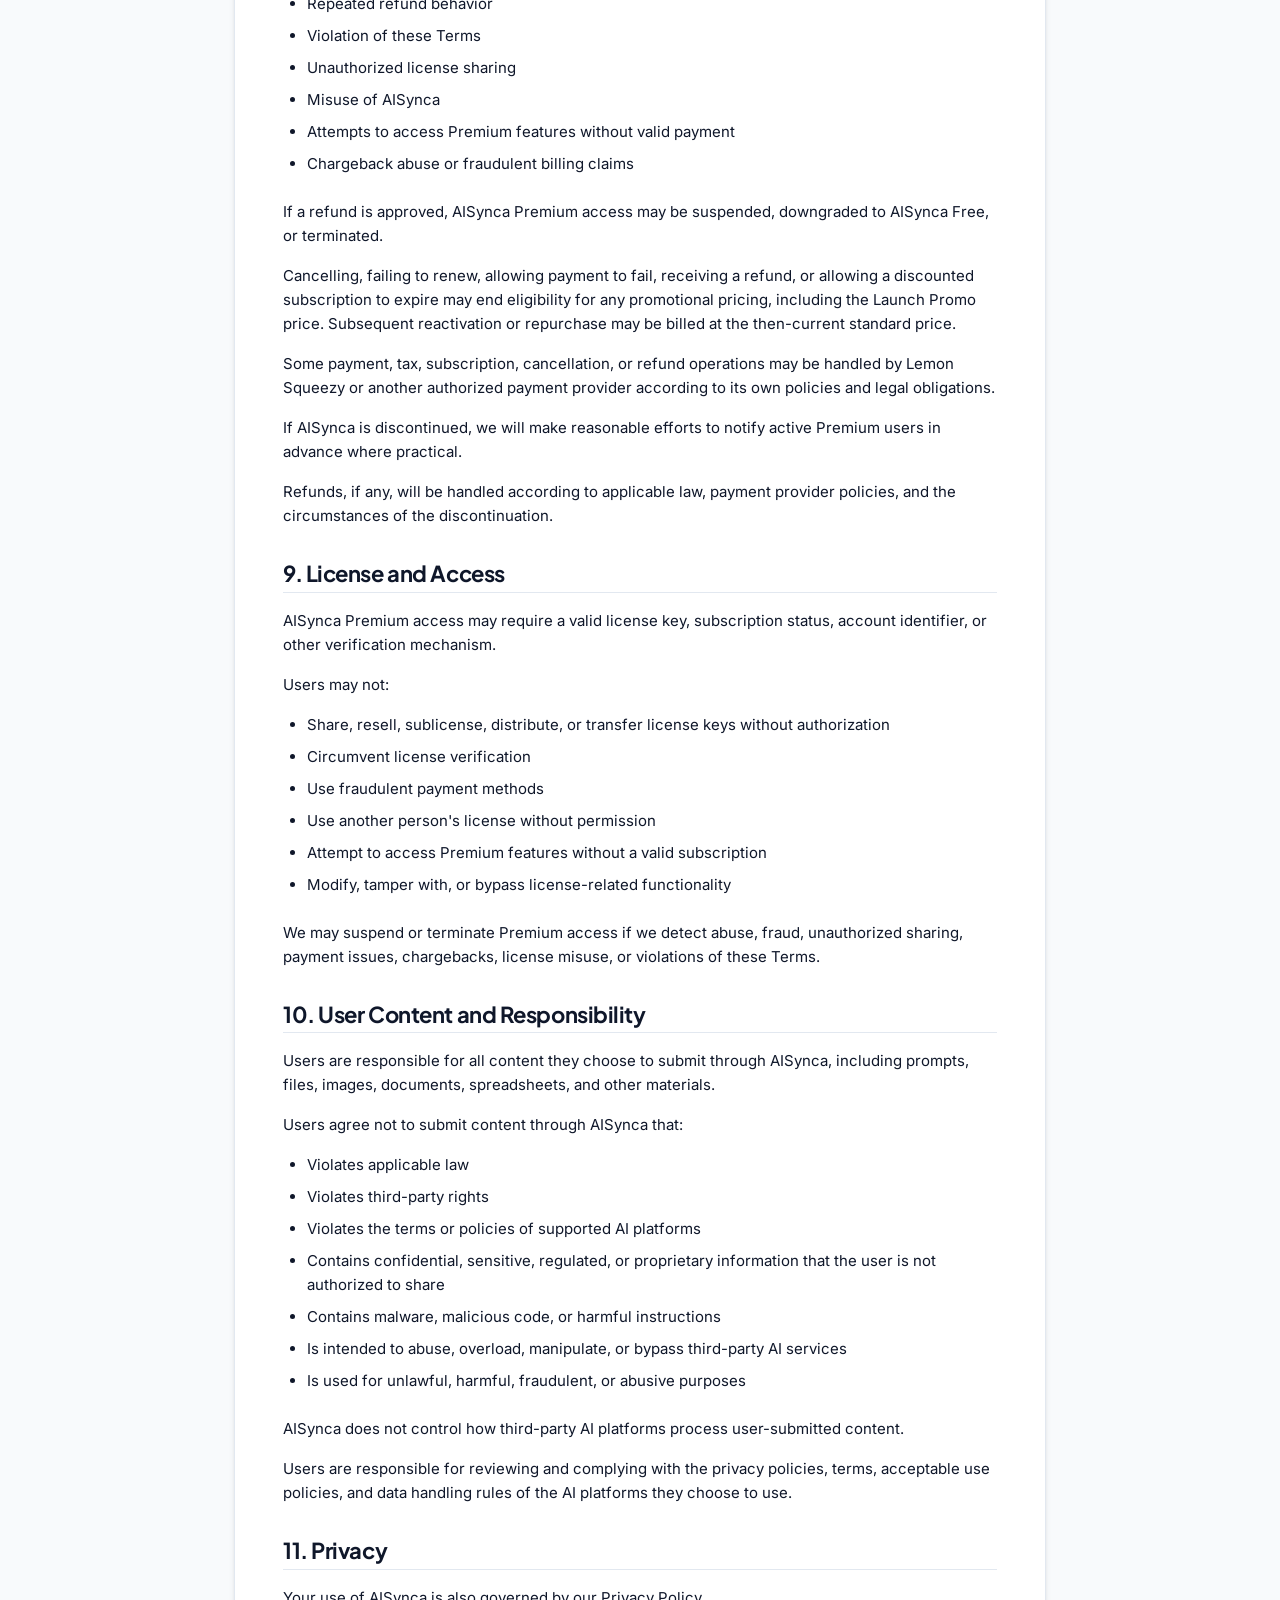
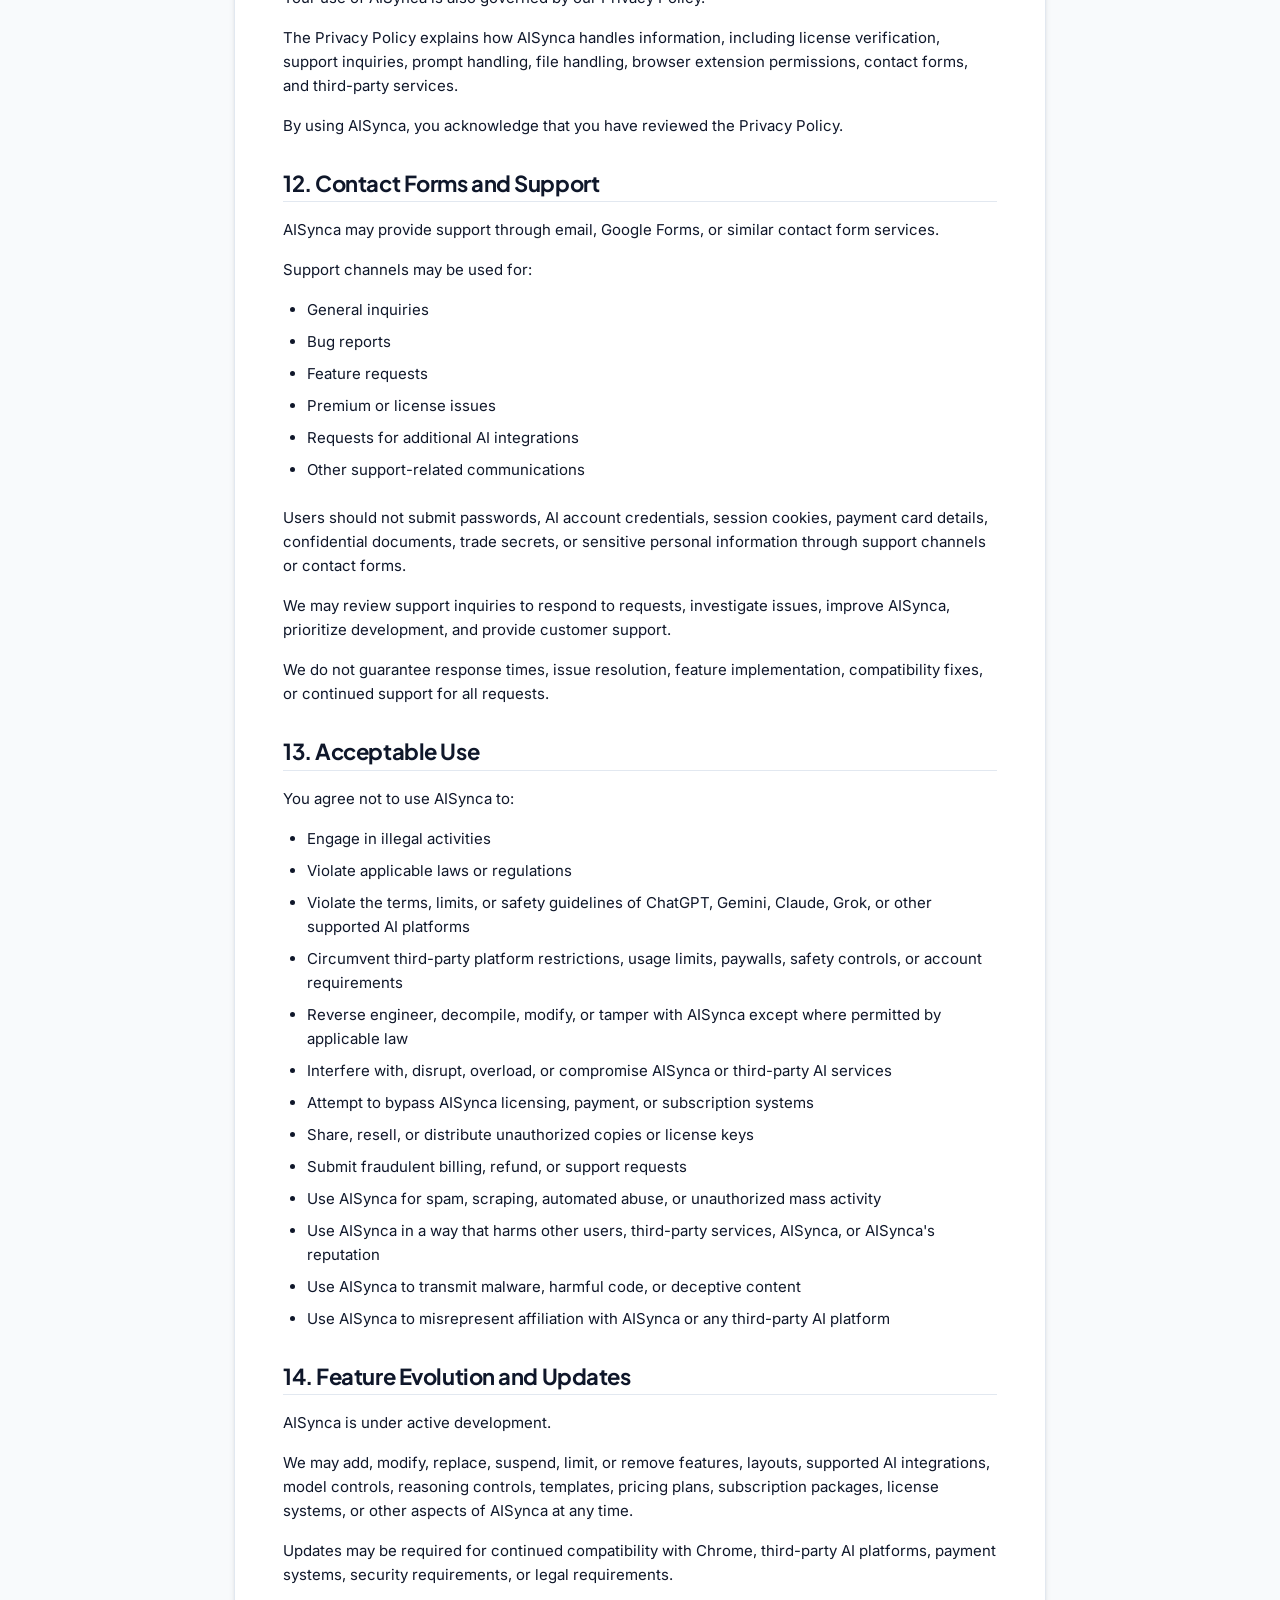
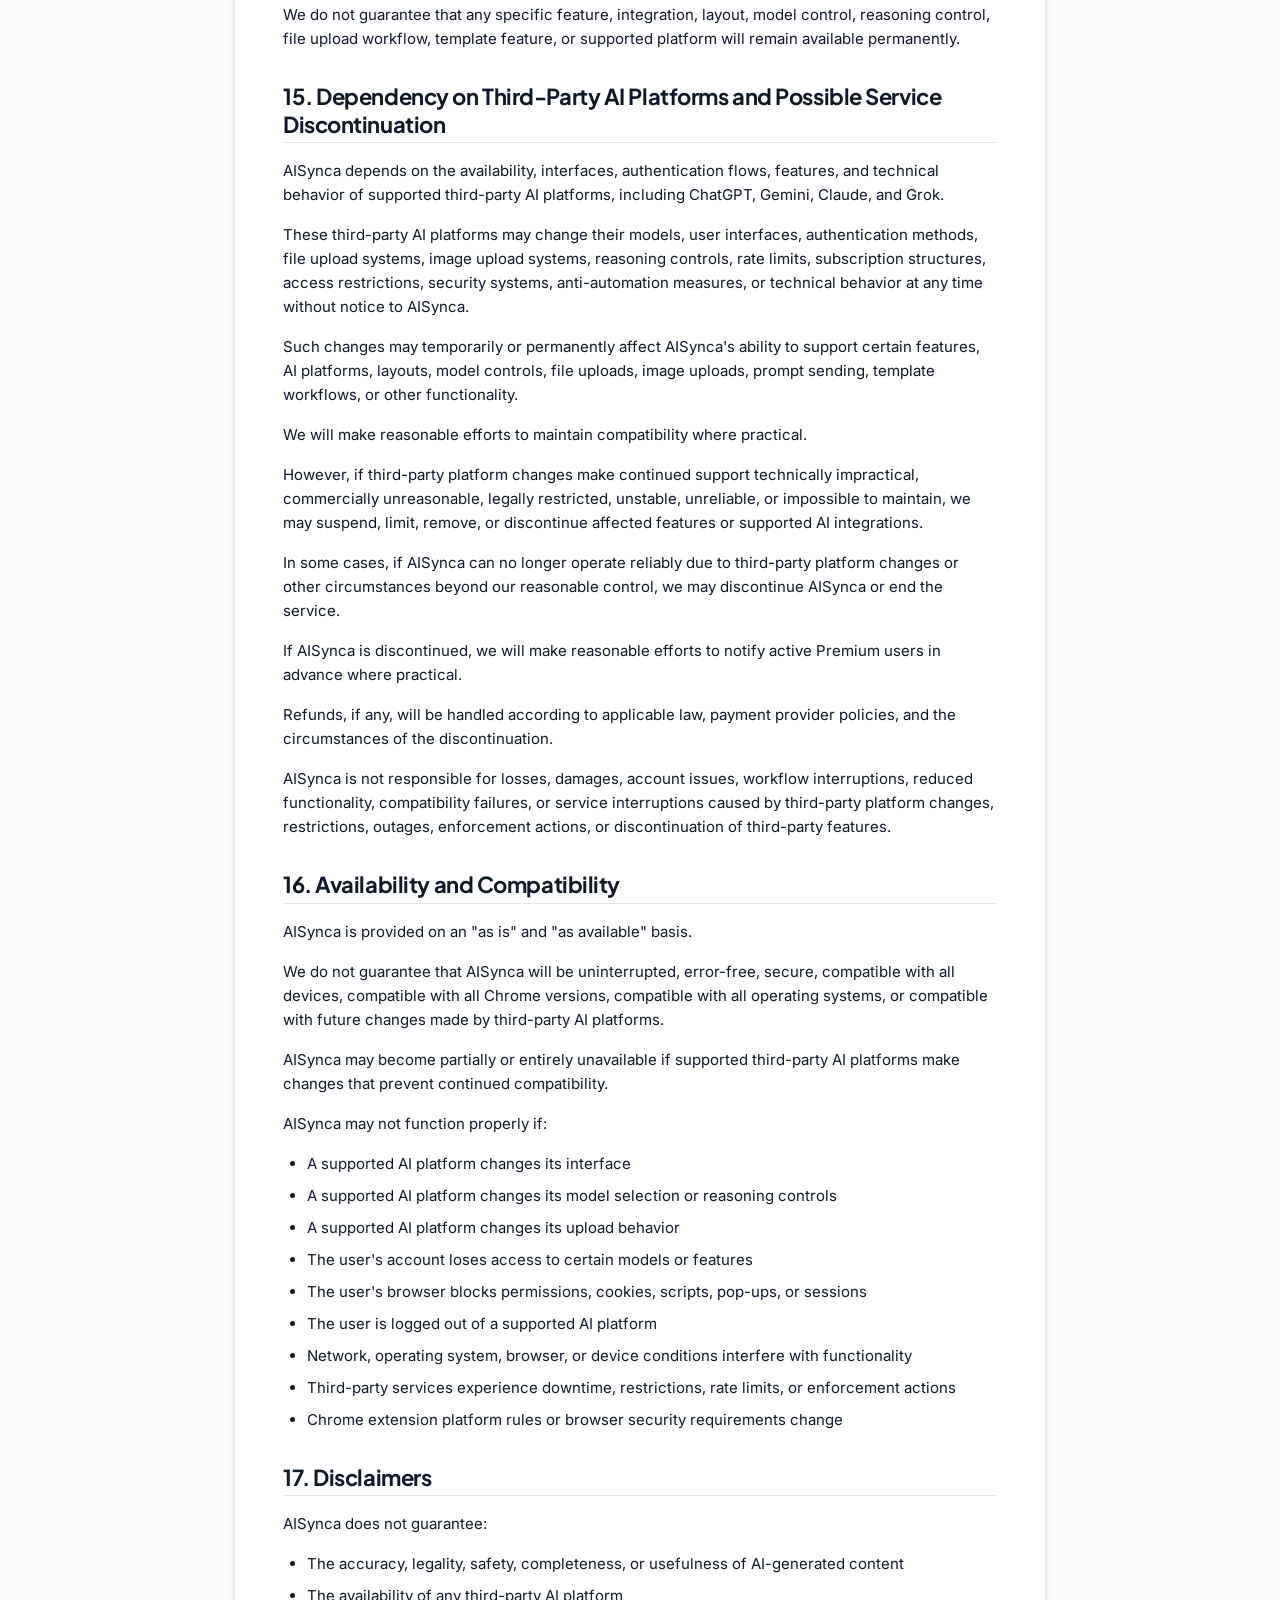
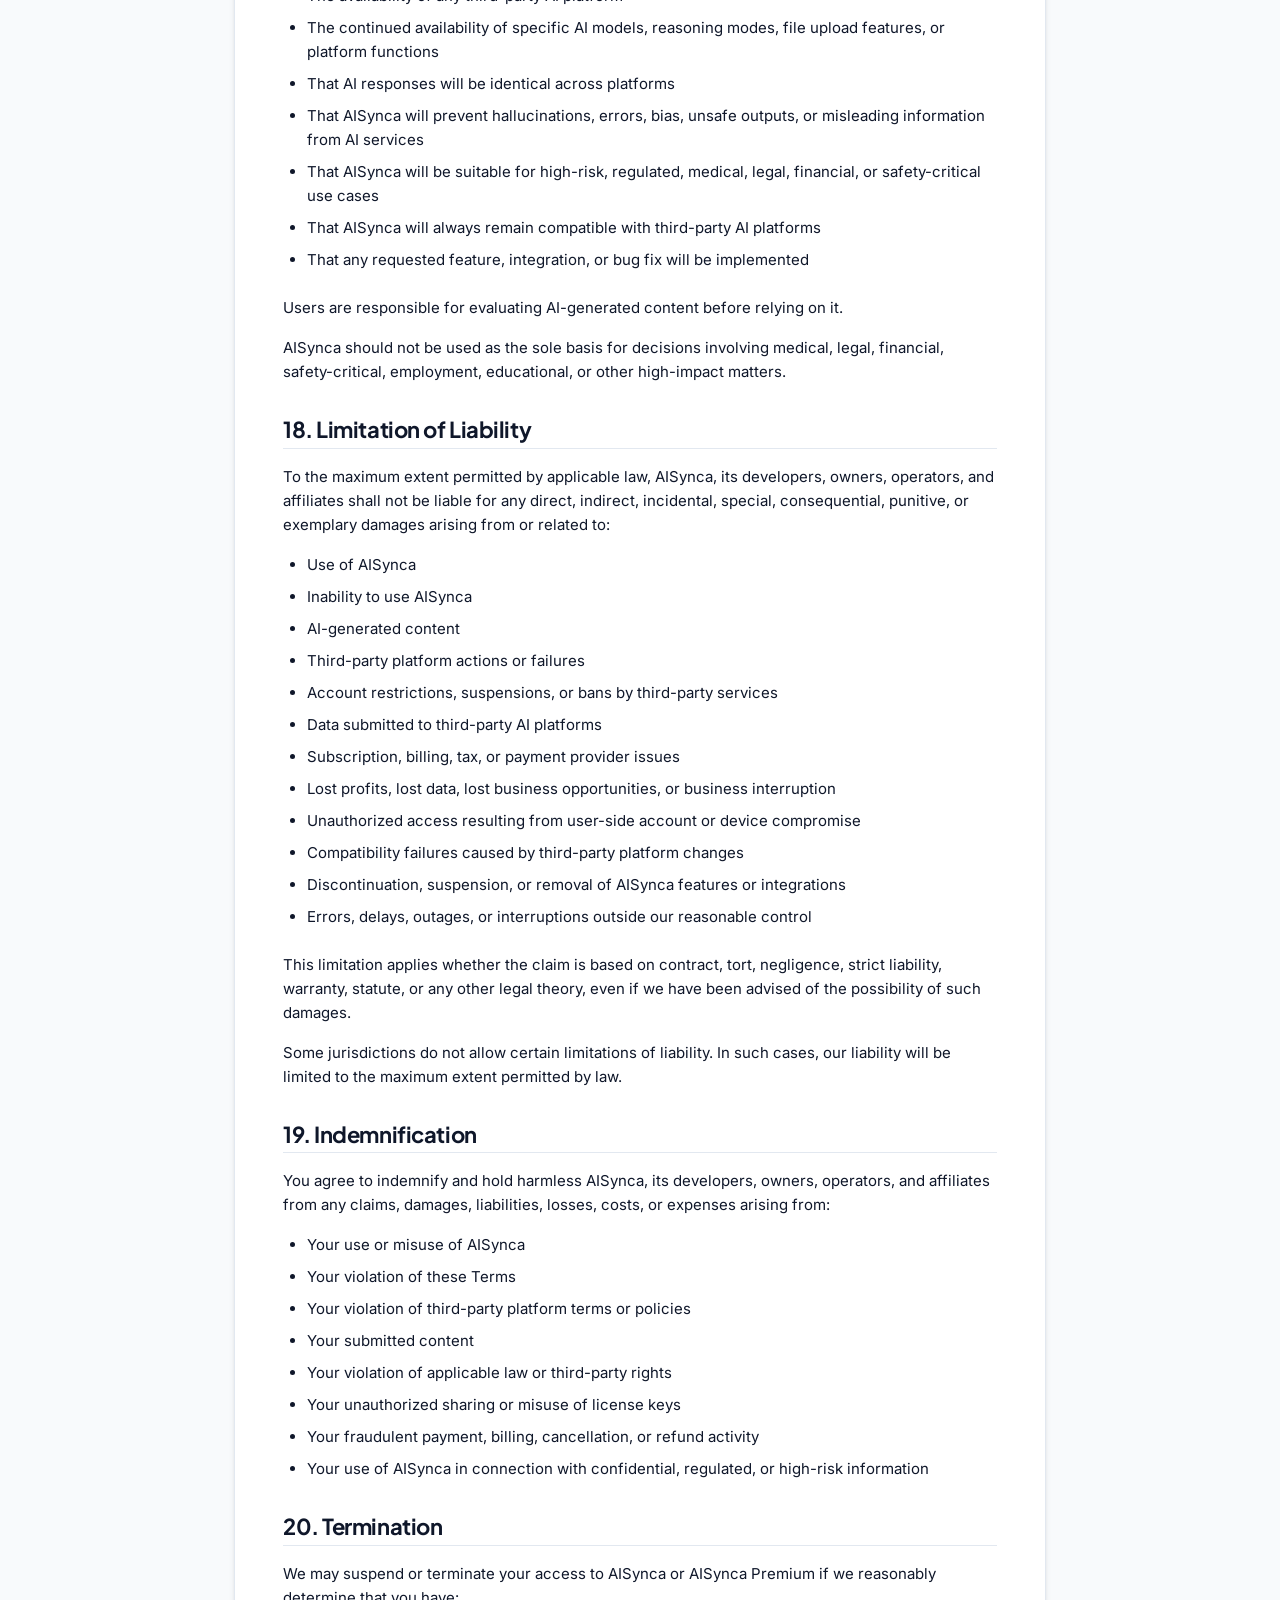
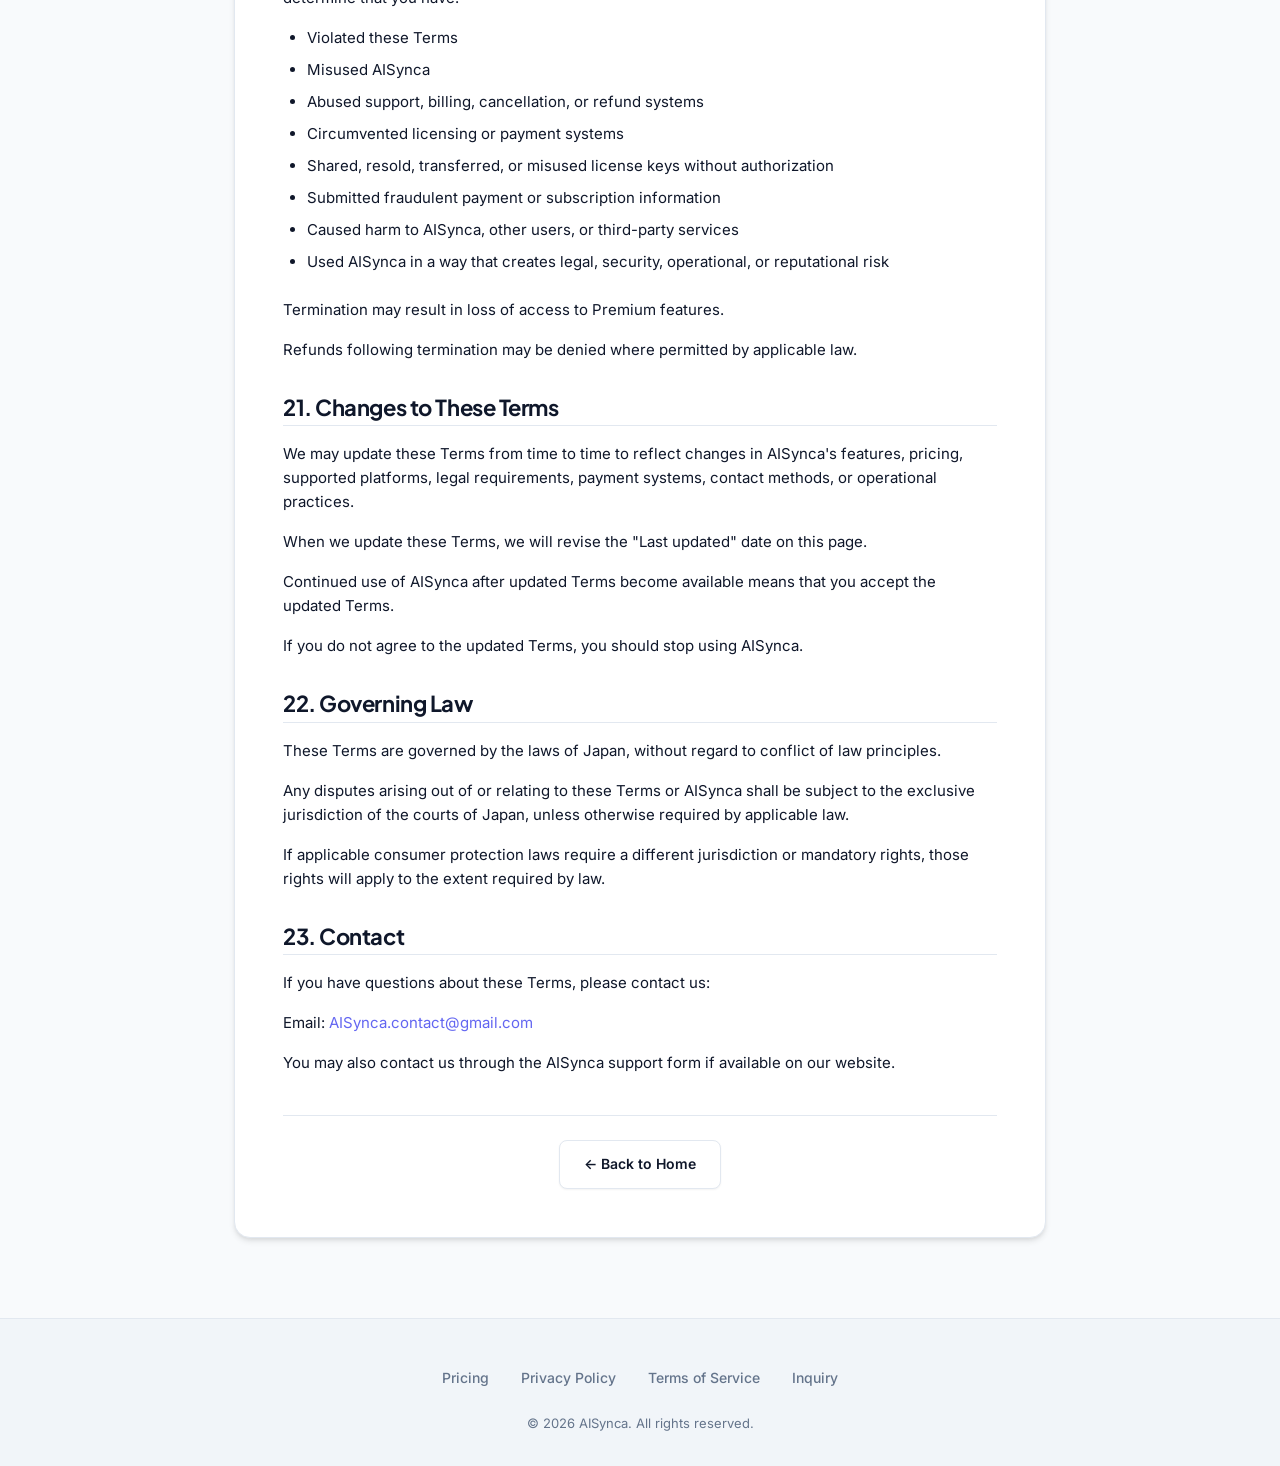
<file: docs/terms.html>
<!DOCTYPE html>
<html lang="en">
<head>
  <meta charset="UTF-8" />
  <meta name="viewport" content="width=device-width, initial-scale=1.0" />
  <title>Terms of Service - AISynca</title>
  <link rel="stylesheet" href="style.css" />
</head>
<body>

  <!-- ===== Navigation Bar ===== -->
  <nav class="navbar">
    <div class="logo-group">
      <span class="logo-text">AISynca</span>
      <span class="logo-badge">v1.0</span>
    </div>
    <div class="nav-links">
      <a href="index.html">Home</a>
      <a href="pricing.html">Pricing</a>
      <a href="privacy.html">Privacy</a>
      <a href="terms.html" class="active">Terms</a>
      <a href="index.html#contact">Inquiry</a>
      <span class="lang-divider" style="color: var(--text-sub); opacity: 0.4; font-size: 12px; user-select: none;">|</span>
      <a href="ja/terms.html" class="lang-switch" style="font-weight: 500;">日本語</a>
      <a href="https://github.com/AISynca/AISynca" class="btn btn-primary" style="padding: 8px 16px; font-size: 13px;">Add to Chrome</a>
    </div>
  </nav>

  <!-- ===== Main Content Section ===== -->
  <main class="section">
    <div class="container" style="max-width: 860px;">
      <div class="legal-wrapper">
        <h1>Terms of Service</h1>
        <p class="date">Last updated: 2026</p>

        <p>Welcome to AISynca.</p>
        <p>
          These Terms of Service ("Terms") govern your access to and use of the AISynca Chrome Extension, AISynca website, subscription features, support channels, and related services collectively referred to as "AISynca".
        </p>
        <p>
          By downloading, installing, accessing, or using AISynca, you agree to be bound by these Terms. If you do not agree to these Terms, please do not use AISynca.
        </p>

        <h2>1. Service Description</h2>
        <p>
          AISynca is a Google Chrome Extension that allows users to send prompts to multiple artificial intelligence platforms from a unified workspace.
        </p>
        <p>
          AISynca is designed to help users interact with and compare responses from supported AI platforms, including:
        </p>
        <ul>
          <li>ChatGPT</li>
          <li>Gemini</li>
          <li>Claude</li>
          <li>Grok</li>
        </ul>
        <p>
          AISynca works with users' own AI accounts, subscriptions, browser sessions, available models, memories, and platform features.
        </p>
        <p>
          AISynca does not provide AI models, AI accounts, AI credits, or AI platform subscriptions.
        </p>
        <p>
          AISynca is an independent interface and workflow tool. AISynca is not affiliated with, endorsed by, sponsored by, or officially associated with OpenAI, Google, Anthropic, xAI, or any other supported AI platform unless explicitly stated.
        </p>

        <h2>2. Supported Platforms and Feature Availability</h2>
        <p>
          AISynca currently supports ChatGPT, Gemini, Claude, and Grok.
        </p>
        <p>
          Additional AI platforms, layout modes, model controls, reasoning controls, template features, or other features may be added, changed, limited, suspended, or removed in future updates.
        </p>
        <p>
          AISynca supports up to four simultaneous AI platforms by design to maintain readability, usability, system performance, and responsive layouts.
        </p>
        <p>
          Feature availability may vary depending on:
        </p>
        <ul>
          <li>The user's AISynca plan</li>
          <li>The user's AI platform account or subscription</li>
          <li>Browser version and operating system</li>
          <li>Supported AI platform interface changes</li>
          <li>Third-party service availability</li>
          <li>Regional restrictions or account limitations</li>
          <li>Changes to AI platform models, UI, rate limits, or account permissions</li>
        </ul>
        <p>
          Some features may not work if a third-party AI platform changes its website, interface, authentication flow, model availability, file upload behavior, or usage limits.
        </p>

        <h2>3. User Accounts and Third-Party AI Services</h2>
        <p>
          AISynca operates through users' existing authenticated browser sessions with supported third-party AI platforms.
        </p>
        <p>
          Users are solely responsible for:
        </p>
        <ul>
          <li>Maintaining active and valid accounts with third-party AI platforms</li>
          <li>Maintaining any required subscriptions with those platforms</li>
          <li>Securing their own login credentials, passwords, and browser sessions</li>
          <li>Paying any fees charged by OpenAI, Google, Anthropic, xAI, or other third-party providers</li>
          <li>Complying with the terms, policies, acceptable use rules, rate limits, and usage restrictions of each third-party AI provider</li>
        </ul>
        <p>
          AISynca does not provide, resell, or distribute third-party AI accounts, credits, usage quotas, models, subscriptions, or platform access.
        </p>
        <p>
          Use of AISynca does not grant users any right to bypass, avoid, or violate third-party platform limits, payment requirements, safety systems, access restrictions, or terms of service.
        </p>

        <h2>4. Third-Party Platforms</h2>
        <p>
          AISynca interacts with third-party services selected or used by the user, including ChatGPT, Gemini, Claude, and Grok.
        </p>
        <p>
          We do not control third-party platforms, including their:
        </p>
        <ul>
          <li>Availability or uptime</li>
          <li>Web interfaces</li>
          <li>APIs or internal systems</li>
          <li>Login or authentication systems</li>
          <li>Models and reasoning modes</li>
          <li>File or image upload behavior</li>
          <li>Rate limits and usage restrictions</li>
          <li>Pricing or subscription plans</li>
          <li>Terms of service or privacy policies</li>
          <li>Account enforcement decisions</li>
          <li>Technical specifications or future changes</li>
        </ul>
        <p>
          AISynca is not responsible for any changes, outages, service restrictions, account suspensions, account bans, rate limits, interface changes, API changes, login changes, model changes, or service interruptions caused by third-party platforms.
        </p>

        <h2>5. AISynca Plans</h2>
        <p>
          AISynca offers a free tier and a paid tier:
        </p>
        <ul>
          <li>AISynca Free</li>
          <li>AISynca Premium</li>
        </ul>
        <p>
          The features included in each plan are described on our website, pricing page, Chrome Web Store listing, checkout page, or in the extension interface.
        </p>
        <p>
          AISynca Free may include access to core features, such as sending text prompts to supported AI platforms and using supported layouts.
        </p>
        <p>
          AISynca Premium may include additional features such as file and image support, model selection, thinking or reasoning controls, prompt templates, AI-specific templates, workflow optimization features, and other paid features.
        </p>
        <p>
          We may add, modify, limit, suspend, replace, or remove plan features at our discretion.
        </p>

        <h2>6. Pricing, Launch Promo, and Subscription Terms</h2>
        <p>
          AISynca Premium may be offered as a paid subscription.
        </p>
        <p>
          The current pricing, promotional pricing, billing period, and included features are displayed on our website, pricing page, checkout page, Chrome Web Store listing, or payment provider page.
        </p>
        <p>
          If you purchase AISynca Premium during the Launch Promo period, you may receive a discounted subscription price, such as $9.90 per year instead of the regular $19.90 per year, as stated at the time of purchase.
        </p>
        <p>
          Early supporters who purchase during the Launch Promo period may retain the discounted subscription price as long as their subscription remains continuously active, successfully renews, and remains in good standing.
        </p>
        <p>
          Cancelling, pausing, failing to renew, allowing payment to fail, receiving a refund, or allowing a discounted subscription to expire may end eligibility for the promotional price.
        </p>
        <p>
          Subsequent reactivation, repurchase, or renewal after the promotional subscription has ended may be billed at the then-current standard price.
        </p>
        <p>
          We reserve the right to correct pricing errors, change future pricing, modify promotional offers, or discontinue promotions at our discretion. Any pricing change will apply according to the terms shown at checkout, on the pricing page, or through the payment provider.
        </p>

        <h2>7. Payments, Billing, and Subscription Management</h2>
        <p>
          Payments, billing, checkout, license issuance, subscription management, tax handling, and related payment operations may be handled by Lemon Squeezy or another authorized payment provider.
        </p>
        <p>
          By purchasing AISynca Premium, you may also be subject to the payment provider's terms, privacy policy, refund policy, tax handling, and subscription management rules.
        </p>
        <p>
          AISynca does not directly process or store credit card numbers, banking information, or payment credentials.
        </p>
        <p>
          Users are responsible for keeping their billing information accurate and up to date with the payment provider.
        </p>

        <h2>8. Cancellations and Refunds</h2>
        <p>
          AISynca Premium is offered as a subscription service.
        </p>
        <p>
          Users may cancel their AISynca Premium subscription at any time through the payment provider's subscription management system, account portal, checkout email, or other available cancellation method.
        </p>
        <p>
          Cancellation stops future renewal charges.
        </p>
        <p>
          Unless otherwise stated, cancellation does not immediately terminate access to AISynca Premium. Users may continue using Premium features until the end of the already paid billing period.
        </p>
        <p>
          Except where required by applicable law, payments already made are generally non-refundable.
        </p>
        <p>
          Refund requests may be reviewed on a case-by-case basis, including cases involving:
        </p>
        <ul>
          <li>Duplicate charges</li>
          <li>Accidental billing</li>
          <li>Payment errors</li>
          <li>Serious technical issues that prevent access to paid features and cannot be resolved within a reasonable period</li>
          <li>Other exceptional circumstances determined at our discretion</li>
        </ul>
        <p>
          We reserve the right to deny refund requests involving:
        </p>
        <ul>
          <li>Abuse</li>
          <li>Fraud</li>
          <li>Repeated refund behavior</li>
          <li>Violation of these Terms</li>
          <li>Unauthorized license sharing</li>
          <li>Misuse of AISynca</li>
          <li>Attempts to access Premium features without valid payment</li>
          <li>Chargeback abuse or fraudulent billing claims</li>
        </ul>
        <p>
          If a refund is approved, AISynca Premium access may be suspended, downgraded to AISynca Free, or terminated.
        </p>
        <p>
          Cancelling, failing to renew, allowing payment to fail, receiving a refund, or allowing a discounted subscription to expire may end eligibility for any promotional pricing, including the Launch Promo price. Subsequent reactivation or repurchase may be billed at the then-current standard price.
        </p>
        <p>
          Some payment, tax, subscription, cancellation, or refund operations may be handled by Lemon Squeezy or another authorized payment provider according to its own policies and legal obligations.
        </p>
        <p>
          If AISynca is discontinued, we will make reasonable efforts to notify active Premium users in advance where practical.
        </p>
        <p>
          Refunds, if any, will be handled according to applicable law, payment provider policies, and the circumstances of the discontinuation.
        </p>

        <h2>9. License and Access</h2>
        <p>
          AISynca Premium access may require a valid license key, subscription status, account identifier, or other verification mechanism.
        </p>
        <p>
          Users may not:
        </p>
        <ul>
          <li>Share, resell, sublicense, distribute, or transfer license keys without authorization</li>
          <li>Circumvent license verification</li>
          <li>Use fraudulent payment methods</li>
          <li>Use another person's license without permission</li>
          <li>Attempt to access Premium features without a valid subscription</li>
          <li>Modify, tamper with, or bypass license-related functionality</li>
        </ul>
        <p>
          We may suspend or terminate Premium access if we detect abuse, fraud, unauthorized sharing, payment issues, chargebacks, license misuse, or violations of these Terms.
        </p>

        <h2>10. User Content and Responsibility</h2>
        <p>
          Users are responsible for all content they choose to submit through AISynca, including prompts, files, images, documents, spreadsheets, and other materials.
        </p>
        <p>
          Users agree not to submit content through AISynca that:
        </p>
        <ul>
          <li>Violates applicable law</li>
          <li>Violates third-party rights</li>
          <li>Violates the terms or policies of supported AI platforms</li>
          <li>Contains confidential, sensitive, regulated, or proprietary information that the user is not authorized to share</li>
          <li>Contains malware, malicious code, or harmful instructions</li>
          <li>Is intended to abuse, overload, manipulate, or bypass third-party AI services</li>
          <li>Is used for unlawful, harmful, fraudulent, or abusive purposes</li>
        </ul>
        <p>
          AISynca does not control how third-party AI platforms process user-submitted content.
        </p>
        <p>
          Users are responsible for reviewing and complying with the privacy policies, terms, acceptable use policies, and data handling rules of the AI platforms they choose to use.
        </p>

        <h2>11. Privacy</h2>
        <p>
          Your use of AISynca is also governed by our Privacy Policy.
        </p>
        <p>
          The Privacy Policy explains how AISynca handles information, including license verification, support inquiries, prompt handling, file handling, browser extension permissions, contact forms, and third-party services.
        </p>
        <p>
          By using AISynca, you acknowledge that you have reviewed the Privacy Policy.
        </p>

        <h2>12. Contact Forms and Support</h2>
        <p>
          AISynca may provide support through email, Google Forms, or similar contact form services.
        </p>
        <p>
          Support channels may be used for:
        </p>
        <ul>
          <li>General inquiries</li>
          <li>Bug reports</li>
          <li>Feature requests</li>
          <li>Premium or license issues</li>
          <li>Requests for additional AI integrations</li>
          <li>Other support-related communications</li>
        </ul>
        <p>
          Users should not submit passwords, AI account credentials, session cookies, payment card details, confidential documents, trade secrets, or sensitive personal information through support channels or contact forms.
        </p>
        <p>
          We may review support inquiries to respond to requests, investigate issues, improve AISynca, prioritize development, and provide customer support.
        </p>
        <p>
          We do not guarantee response times, issue resolution, feature implementation, compatibility fixes, or continued support for all requests.
        </p>

        <h2>13. Acceptable Use</h2>
        <p>
          You agree not to use AISynca to:
        </p>
        <ul>
          <li>Engage in illegal activities</li>
          <li>Violate applicable laws or regulations</li>
          <li>Violate the terms, limits, or safety guidelines of ChatGPT, Gemini, Claude, Grok, or other supported AI platforms</li>
          <li>Circumvent third-party platform restrictions, usage limits, paywalls, safety controls, or account requirements</li>
          <li>Reverse engineer, decompile, modify, or tamper with AISynca except where permitted by applicable law</li>
          <li>Interfere with, disrupt, overload, or compromise AISynca or third-party AI services</li>
          <li>Attempt to bypass AISynca licensing, payment, or subscription systems</li>
          <li>Share, resell, or distribute unauthorized copies or license keys</li>
          <li>Submit fraudulent billing, refund, or support requests</li>
          <li>Use AISynca for spam, scraping, automated abuse, or unauthorized mass activity</li>
          <li>Use AISynca in a way that harms other users, third-party services, AISynca, or AISynca's reputation</li>
          <li>Use AISynca to transmit malware, harmful code, or deceptive content</li>
          <li>Use AISynca to misrepresent affiliation with AISynca or any third-party AI platform</li>
        </ul>

        <h2>14. Feature Evolution and Updates</h2>
        <p>
          AISynca is under active development.
        </p>
        <p>
          We may add, modify, replace, suspend, limit, or remove features, layouts, supported AI integrations, model controls, reasoning controls, templates, pricing plans, subscription packages, license systems, or other aspects of AISynca at any time.
        </p>
        <p>
          Updates may be required for continued compatibility with Chrome, third-party AI platforms, payment systems, security requirements, or legal requirements.
        </p>
        <p>
          We do not guarantee that any specific feature, integration, layout, model control, reasoning control, file upload workflow, template feature, or supported platform will remain available permanently.
        </p>

        <h2>15. Dependency on Third-Party AI Platforms and Possible Service Discontinuation</h2>
        <p>
          AISynca depends on the availability, interfaces, authentication flows, features, and technical behavior of supported third-party AI platforms, including ChatGPT, Gemini, Claude, and Grok.
        </p>
        <p>
          These third-party AI platforms may change their models, user interfaces, authentication methods, file upload systems, image upload systems, reasoning controls, rate limits, subscription structures, access restrictions, security systems, anti-automation measures, or technical behavior at any time without notice to AISynca.
        </p>
        <p>
          Such changes may temporarily or permanently affect AISynca's ability to support certain features, AI platforms, layouts, model controls, file uploads, image uploads, prompt sending, template workflows, or other functionality.
        </p>
        <p>
          We will make reasonable efforts to maintain compatibility where practical.
        </p>
        <p>
          However, if third-party platform changes make continued support technically impractical, commercially unreasonable, legally restricted, unstable, unreliable, or impossible to maintain, we may suspend, limit, remove, or discontinue affected features or supported AI integrations.
        </p>
        <p>
          In some cases, if AISynca can no longer operate reliably due to third-party platform changes or other circumstances beyond our reasonable control, we may discontinue AISynca or end the service.
        </p>
        <p>
          If AISynca is discontinued, we will make reasonable efforts to notify active Premium users in advance where practical.
        </p>
        <p>
          Refunds, if any, will be handled according to applicable law, payment provider policies, and the circumstances of the discontinuation.
        </p>
        <p>
          AISynca is not responsible for losses, damages, account issues, workflow interruptions, reduced functionality, compatibility failures, or service interruptions caused by third-party platform changes, restrictions, outages, enforcement actions, or discontinuation of third-party features.
        </p>

        <h2>16. Availability and Compatibility</h2>
        <p>
          AISynca is provided on an "as is" and "as available" basis.
        </p>
        <p>
          We do not guarantee that AISynca will be uninterrupted, error-free, secure, compatible with all devices, compatible with all Chrome versions, compatible with all operating systems, or compatible with future changes made by third-party AI platforms.
        </p>
        <p>
          AISynca may become partially or entirely unavailable if supported third-party AI platforms make changes that prevent continued compatibility.
        </p>
        <p>
          AISynca may not function properly if:
        </p>
        <ul>
          <li>A supported AI platform changes its interface</li>
          <li>A supported AI platform changes its model selection or reasoning controls</li>
          <li>A supported AI platform changes its upload behavior</li>
          <li>The user's account loses access to certain models or features</li>
          <li>The user's browser blocks permissions, cookies, scripts, pop-ups, or sessions</li>
          <li>The user is logged out of a supported AI platform</li>
          <li>Network, operating system, browser, or device conditions interfere with functionality</li>
          <li>Third-party services experience downtime, restrictions, rate limits, or enforcement actions</li>
          <li>Chrome extension platform rules or browser security requirements change</li>
        </ul>

        <h2>17. Disclaimers</h2>
        <p>
          AISynca does not guarantee:
        </p>
        <ul>
          <li>The accuracy, legality, safety, completeness, or usefulness of AI-generated content</li>
          <li>The availability of any third-party AI platform</li>
          <li>The continued availability of specific AI models, reasoning modes, file upload features, or platform functions</li>
          <li>That AI responses will be identical across platforms</li>
          <li>That AISynca will prevent hallucinations, errors, bias, unsafe outputs, or misleading information from AI services</li>
          <li>That AISynca will be suitable for high-risk, regulated, medical, legal, financial, or safety-critical use cases</li>
          <li>That AISynca will always remain compatible with third-party AI platforms</li>
          <li>That any requested feature, integration, or bug fix will be implemented</li>
        </ul>
        <p>
          Users are responsible for evaluating AI-generated content before relying on it.
        </p>
        <p>
          AISynca should not be used as the sole basis for decisions involving medical, legal, financial, safety-critical, employment, educational, or other high-impact matters.
        </p>

        <h2>18. Limitation of Liability</h2>
        <p>
          To the maximum extent permitted by applicable law, AISynca, its developers, owners, operators, and affiliates shall not be liable for any direct, indirect, incidental, special, consequential, punitive, or exemplary damages arising from or related to:
        </p>
        <ul>
          <li>Use of AISynca</li>
          <li>Inability to use AISynca</li>
          <li>AI-generated content</li>
          <li>Third-party platform actions or failures</li>
          <li>Account restrictions, suspensions, or bans by third-party services</li>
          <li>Data submitted to third-party AI platforms</li>
          <li>Subscription, billing, tax, or payment provider issues</li>
          <li>Lost profits, lost data, lost business opportunities, or business interruption</li>
          <li>Unauthorized access resulting from user-side account or device compromise</li>
          <li>Compatibility failures caused by third-party platform changes</li>
          <li>Discontinuation, suspension, or removal of AISynca features or integrations</li>
          <li>Errors, delays, outages, or interruptions outside our reasonable control</li>
        </ul>
        <p>
          This limitation applies whether the claim is based on contract, tort, negligence, strict liability, warranty, statute, or any other legal theory, even if we have been advised of the possibility of such damages.
        </p>
        <p>
          Some jurisdictions do not allow certain limitations of liability. In such cases, our liability will be limited to the maximum extent permitted by law.
        </p>

        <h2>19. Indemnification</h2>
        <p>
          You agree to indemnify and hold harmless AISynca, its developers, owners, operators, and affiliates from any claims, damages, liabilities, losses, costs, or expenses arising from:
        </p>
        <ul>
          <li>Your use or misuse of AISynca</li>
          <li>Your violation of these Terms</li>
          <li>Your violation of third-party platform terms or policies</li>
          <li>Your submitted content</li>
          <li>Your violation of applicable law or third-party rights</li>
          <li>Your unauthorized sharing or misuse of license keys</li>
          <li>Your fraudulent payment, billing, cancellation, or refund activity</li>
          <li>Your use of AISynca in connection with confidential, regulated, or high-risk information</li>
        </ul>

        <h2>20. Termination</h2>
        <p>
          We may suspend or terminate your access to AISynca or AISynca Premium if we reasonably determine that you have:
        </p>
        <ul>
          <li>Violated these Terms</li>
          <li>Misused AISynca</li>
          <li>Abused support, billing, cancellation, or refund systems</li>
          <li>Circumvented licensing or payment systems</li>
          <li>Shared, resold, transferred, or misused license keys without authorization</li>
          <li>Submitted fraudulent payment or subscription information</li>
          <li>Caused harm to AISynca, other users, or third-party services</li>
          <li>Used AISynca in a way that creates legal, security, operational, or reputational risk</li>
        </ul>
        <p>
          Termination may result in loss of access to Premium features.
        </p>
        <p>
          Refunds following termination may be denied where permitted by applicable law.
        </p>

        <h2>21. Changes to These Terms</h2>
        <p>
          We may update these Terms from time to time to reflect changes in AISynca's features, pricing, supported platforms, legal requirements, payment systems, contact methods, or operational practices.
        </p>
        <p>
          When we update these Terms, we will revise the "Last updated" date on this page.
        </p>
        <p>
          Continued use of AISynca after updated Terms become available means that you accept the updated Terms.
        </p>
        <p>
          If you do not agree to the updated Terms, you should stop using AISynca.
        </p>

        <h2>22. Governing Law</h2>
        <p>
          These Terms are governed by the laws of Japan, without regard to conflict of law principles.
        </p>
        <p>
          Any disputes arising out of or relating to these Terms or AISynca shall be subject to the exclusive jurisdiction of the courts of Japan, unless otherwise required by applicable law.
        </p>
        <p>
          If applicable consumer protection laws require a different jurisdiction or mandatory rights, those rights will apply to the extent required by law.
        </p>

        <h2>23. Contact</h2>
        <p>
          If you have questions about these Terms, please contact us:
        </p>
        <p>
          Email: <a href="mailto:AISynca.contact@gmail.com">AISynca.contact@gmail.com</a>
        </p>
        <p>
          You may also contact us through the AISynca support form if available on our website.
        </p>

        <div style="margin-top: 40px; border-top: 1px solid var(--border-color); padding-top: 24px; text-align: center;">
          <a href="index.html" class="btn btn-secondary">← Back to Home</a>
        </div>
      </div>
    </div>
  </main>

  <!-- ===== Footer ===== -->
  <footer>
    <div class="footer-nav">
      <a href="pricing.html">Pricing</a>
      <a href="privacy.html">Privacy Policy</a>
      <a href="terms.html">Terms of Service</a>
      <a href="index.html#contact">Inquiry</a>
    </div>
    <p>© 2026 AISynca. All rights reserved.</p>
  </footer>

</body>
</html>
</file>
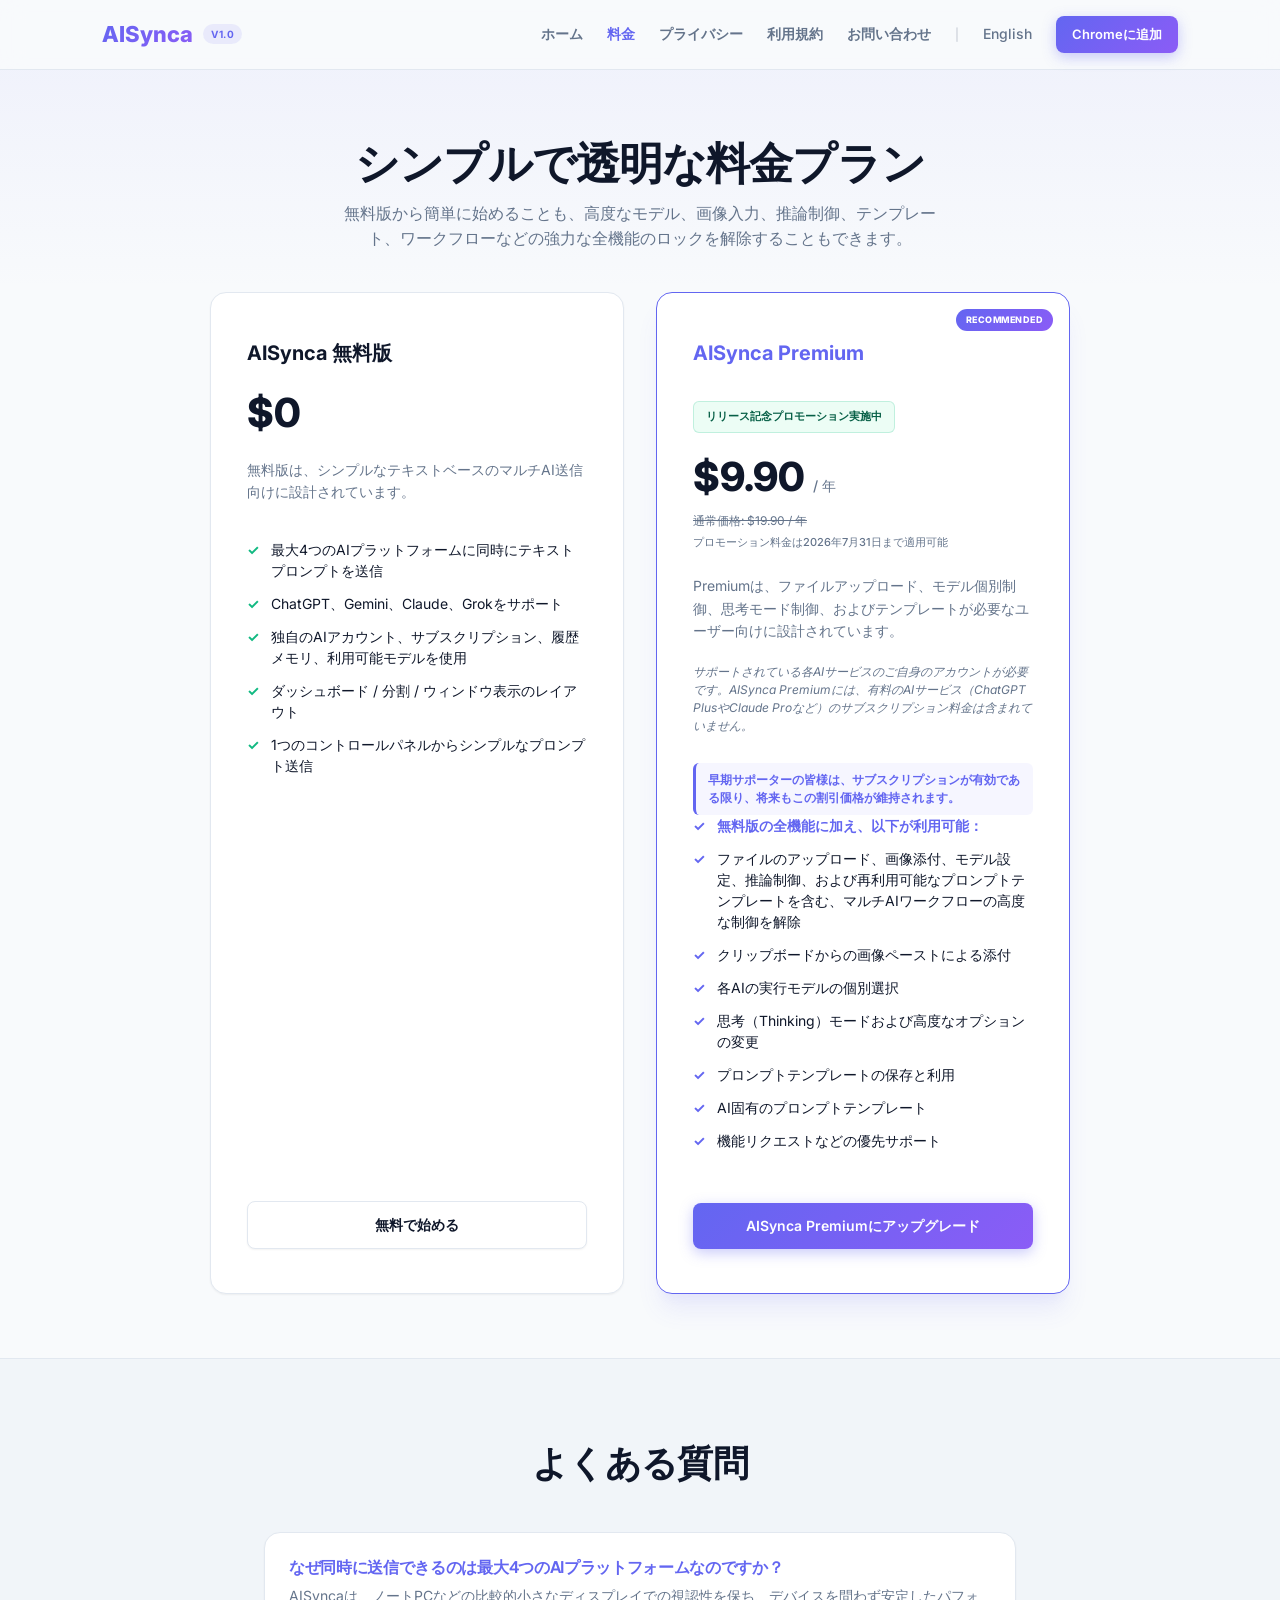
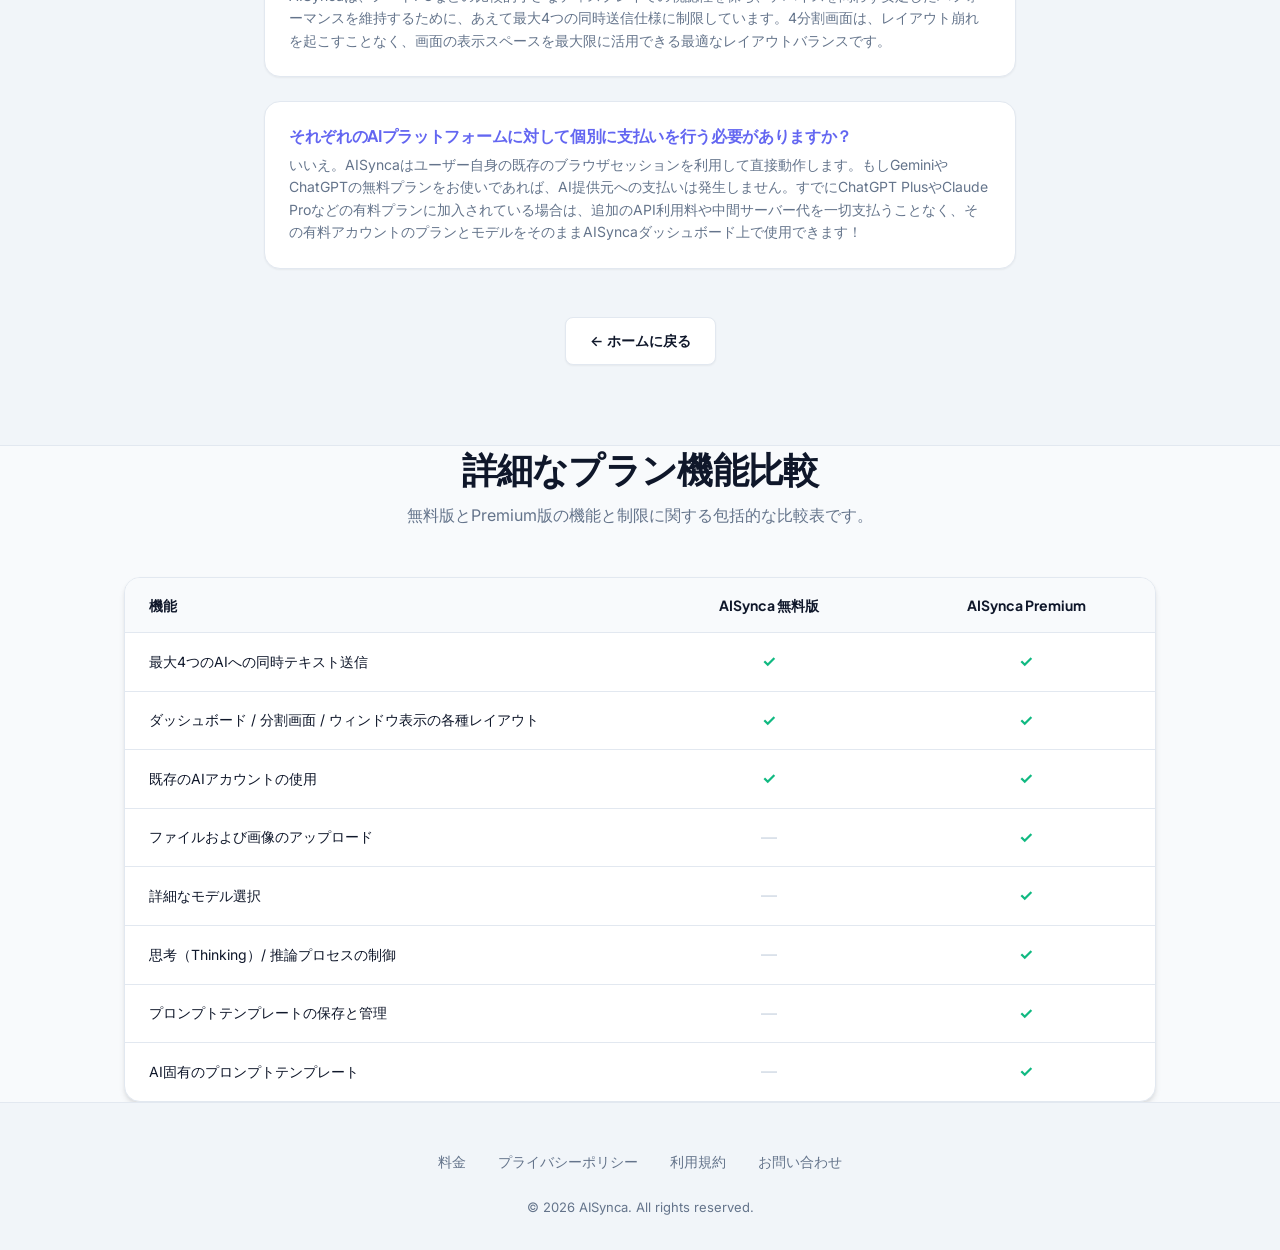
<file: docs/ja/pricing.html>
<!DOCTYPE html>
<html lang="ja">
<head>
  <meta charset="UTF-8" />
  <meta name="viewport" content="width=device-width, initial-scale=1.0" />
  <title>料金プラン - AISynca</title>
  <link rel="stylesheet" href="../style.css" />
</head>
<body>

  <!-- ===== Navigation Bar ===== -->
  <nav class="navbar">
    <div class="logo-group">
      <span class="logo-text">AISynca</span>
      <span class="logo-badge">v1.0</span>
    </div>
    <div class="nav-links">
      <a href="index.html">ホーム</a>
      <a href="pricing.html" class="active">料金</a>
      <a href="privacy.html">プライバシー</a>
      <a href="terms.html">利用規約</a>
      <a href="index.html#contact">お問い合わせ</a>
      <span class="lang-divider" style="color: var(--text-sub); opacity: 0.4; font-size: 12px; user-select: none;">|</span>
      <a href="../pricing.html" class="lang-switch" style="font-weight: 500;">English</a>
      <a href="https://github.com/AISynca/AISynca" class="btn btn-primary" style="padding: 8px 16px; font-size: 13px;">Chromeに追加</a>
    </div>
  </nav>

  <!-- ===== Pricing Page Header ===== -->
  <header style="text-align: center; padding: 64px 8% 40px; background: linear-gradient(180deg, rgba(99, 102, 241, 0.05) 0%, transparent 100%);">
    <div class="container">
      <h1 style="font-size: 44px; font-weight: 800; margin-bottom: 12px;">シンプルで透明な料金プラン</h1>
      <p style="color: var(--text-sub); font-size: 16px; max-width: 600px; margin: 0 auto;">
        無料版から簡単に始めることも、高度なモデル、画像入力、推論制御、テンプレート、ワークフローなどの強力な全機能のロックを解除することもできます。
      </p>
    </div>
  </header>

  <!-- ===== Pricing Section ===== -->
<div class="container">
      <div class="pricing-grid">
        <!-- Free Plan -->
        <div class="card pricing-card">
          <span class="plan-name">AISynca 無料版</span>
          <div class="plan-price-box">
            <span class="price">$0</span>
          </div>
          <p class="plan-desc">無料版は、シンプルなテキストベースのマルチAI送信向けに設計されています。</p>
          <ul class="plan-features-list">
            <li>最大4つのAIプラットフォームに同時にテキストプロンプトを送信</li>
            <li>ChatGPT、Gemini、Claude、Grokをサポート</li>
            <li>独自のAIアカウント、サブスクリプション、履歴メモリ、利用可能モデルを使用</li>
            <li>ダッシュボード / 分割 / ウィンドウ表示のレイアウト</li>
            <li>1つのコントロールパネルからシンプルなプロンプト送信</li>
          </ul>
          <a href="https://github.com/AISynca/AISynca" class="btn btn-secondary btn-block">無料で始める</a>
        </div>

        <!-- Premium Plan -->
        <div class="card pricing-card premium">
          <span class="plan-name" style="color: var(--primary-color);">AISynca Premium</span>
          <div class="plan-price-box">
            <div class="promo-badge">リリース記念プロモーション実施中</div>
            <div style="display: flex; align-items: baseline; gap: 8px; margin-top: 8px;">
              <span class="price">$9.90</span>
              <span style="color: var(--text-sub); font-size: 14px; font-weight: 500;">/ 年</span>
            </div>
            <div class="regular-price">通常価格: $19.90 / 年</div>
            <div class="promo-period">プロモーション料金は2026年7月31日まで適用可能</div>
          </div>
          <p class="plan-desc">Premiumは、ファイルアップロード、モデル個別制御、思考モード制御、およびテンプレートが必要なユーザー向けに設計されています。</p>
          <div style="font-size: 12px; color: var(--text-sub); margin-top: -12px; margin-bottom: 16px; line-height: 1.5; font-style: italic;">
            サポートされている各AIサービスのご自身のアカウントが必要です。AISynca Premiumには、有料のAIサービス（ChatGPT PlusやClaude Proなど）のサブスクリプション料金は含まれていません。
          </div>
          <div class="promo-note">
            早期サポーターの皆様は、サブスクリプションが有効である限り、将来もこの割引価格が維持されます。
          </div>
          <ul class="plan-features-list premium">
            <li style="font-weight: 600; color: var(--primary-color);">無料版の全機能に加え、以下が利用可能：</li>
            <li>ファイルのアップロード、画像添付、モデル設定、推論制御、および再利用可能なプロンプトテンプレートを含む、マルチAIワークフローの高度な制御を解除</li>
            <li>クリップボードからの画像ペーストによる添付</li>
            <li>各AIの実行モデルの個別選択</li>
            <li>思考（Thinking）モードおよび高度なオプションの変更</li>
            <li>プロンプトテンプレートの保存と利用</li>
            <li>AI固有のプロンプトテンプレート</li>
            <li>機能リクエストなどの優先サポート</li>
          </ul>
          <a href="https://aisynca.lemonsqueezy.com/checkout/buy/972077aa-afaa-4949-b72e-f49dc49f0db1" class="btn btn-primary btn-block">AISynca Premiumにアップグレード</a>
        </div>
      </div>
    </div>
  <!-- ===== FAQ/Context Section ===== -->
  <section class="section" style="background: #F1F5F9; border-top: 1px solid var(--border-color); border-bottom: 1px solid var(--border-color);">
    <div class="container" style="max-width: 800px;">
      <div class="section-header">
        <h2>よくある質問</h2>
      </div>

      <div style="display: flex; flex-direction: column; gap: 24px;">
        <div class="card" style="padding: 24px;">
          <h3 style="font-size: 16px; margin-bottom: 8px; color: var(--primary-color);">なぜ同時に送信できるのは最大4つのAIプラットフォームなのですか？</h3>
          <p style="font-size: 14px; color: var(--text-sub); line-height: 1.6;">
            AISyncaは、ノートPCなどの比較的小さなディスプレイでの視認性を保ち、デバイスを問わず安定したパフォーマンスを維持するために、あえて最大4つの同時送信仕様に制限しています。4分割画面は、レイアウト崩れを起こすことなく、画面の表示スペースを最大限に活用できる最適なレイアウトバランスです。
          </p>
        </div>

        <div class="card" style="padding: 24px;">
          <h3 style="font-size: 16px; margin-bottom: 8px; color: var(--primary-color);">それぞれのAIプラットフォームに対して個別に支払いを行う必要がありますか？</h3>
          <p style="font-size: 14px; color: var(--text-sub); line-height: 1.6;">
            いいえ。AISyncaはユーザー自身の既存のブラウザセッションを利用して直接動作します。もしGeminiやChatGPTの無料プランをお使いであれば、AI提供元への支払いは発生しません。すでにChatGPT PlusやClaude Proなどの有料プランに加入されている場合は、追加のAPI利用料や中間サーバー代を一切支払うことなく、その有料アカウントのプランとモデルをそのままAISyncaダッシュボード上で使用できます！
          </p>
        </div>
      </div>

      <div style="text-align: center; margin-top: 48px;">
        <a href="index.html" class="btn btn-secondary">← ホームに戻る</a>
      </div>
    </div>
  </section>

  <!-- ===== Complete Feature Comparison Table ===== -->
<div class="container">
      <div class="section-header">
        <h2>詳細なプラン機能比較</h2>
        <p>無料版とPremium版の機能と制限に関する包括的な比較表です。</p>
      </div>

      <div class="comparison-table-wrapper">
        <table class="comparison-table">
          <thead>
            <tr>
              <th>機能</th>
              <th>AISynca 無料版</th>
              <th>AISynca Premium</th>
            </tr>
          </thead>
          <tbody>
            <tr>
              <td>最大4つのAIへの同時テキスト送信</td>
              <td><span class="check-icon">✓</span></td>
              <td><span class="check-icon">✓</span></td>
            </tr>
            <tr>
              <td>ダッシュボード / 分割画面 / ウィンドウ表示の各種レイアウト</td>
              <td><span class="check-icon">✓</span></td>
              <td><span class="check-icon">✓</span></td>
            </tr>
            <tr>
              <td>既存のAIアカウントの使用</td>
              <td><span class="check-icon">✓</span></td>
              <td><span class="check-icon">✓</span></td>
            </tr>
            <tr>
              <td>ファイルおよび画像のアップロード</td>
              <td><span class="cross-icon">—</span></td>
              <td><span class="check-icon">✓</span></td>
            </tr>
            <tr>
              <td>詳細なモデル選択</td>
              <td><span class="cross-icon">—</span></td>
              <td><span class="check-icon">✓</span></td>
            </tr>
            <tr>
              <td>思考（Thinking）/ 推論プロセスの制御</td>
              <td><span class="cross-icon">—</span></td>
              <td><span class="check-icon">✓</span></td>
            </tr>
            <tr>
              <td>プロンプトテンプレートの保存と管理</td>
              <td><span class="cross-icon">—</span></td>
              <td><span class="check-icon">✓</span></td>
            </tr>
            <tr>
              <td>AI固有のプロンプトテンプレート</td>
              <td><span class="cross-icon">—</span></td>
              <td><span class="check-icon">✓</span></td>
            </tr>
          </tbody>
        </table>
      </div>
    </div>
  <!-- ===== Footer ===== -->
  <footer>
    <div class="footer-nav">
      <a href="pricing.html">料金</a>
      <a href="privacy.html">プライバシーポリシー</a>
      <a href="terms.html">利用規約</a>
      <a href="index.html#contact">お問い合わせ</a>
    </div>
    <p>© 2026 AISynca. All rights reserved.</p>
  </footer>

</body>
</html>
</file>
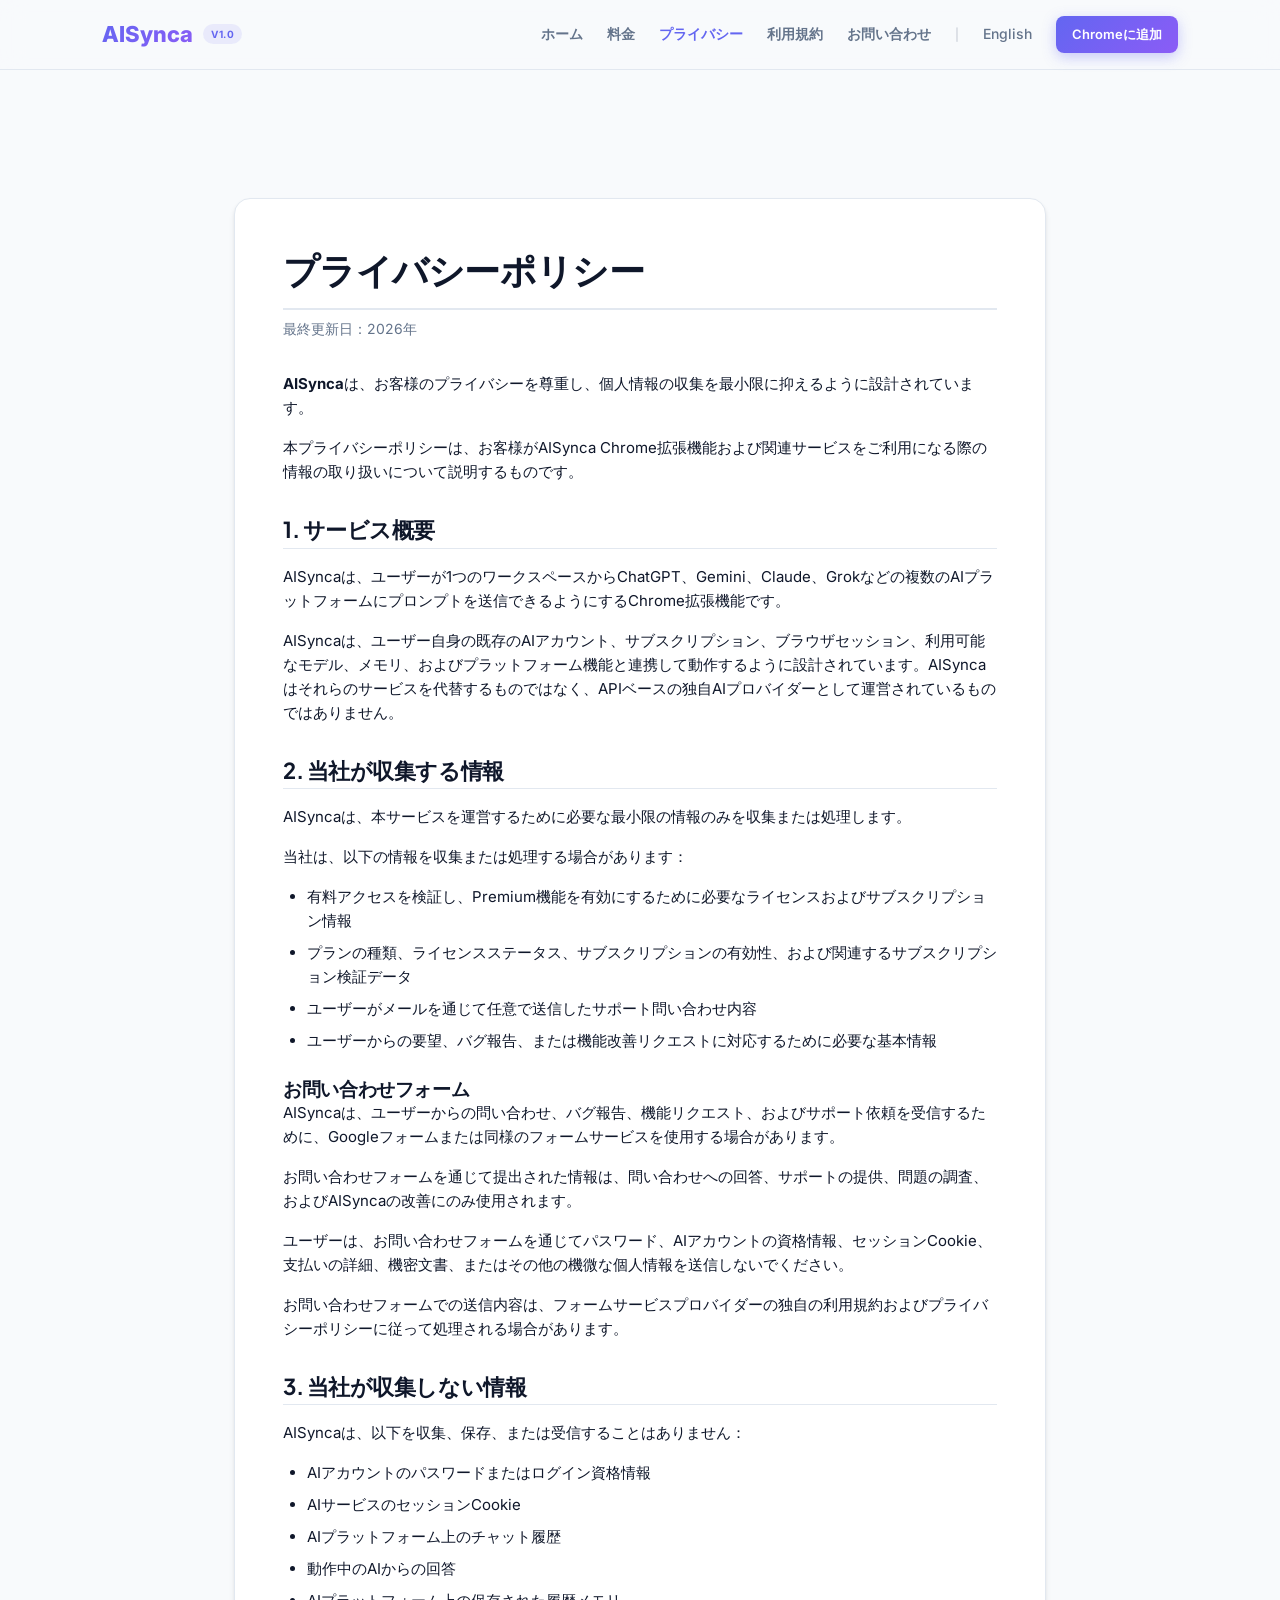
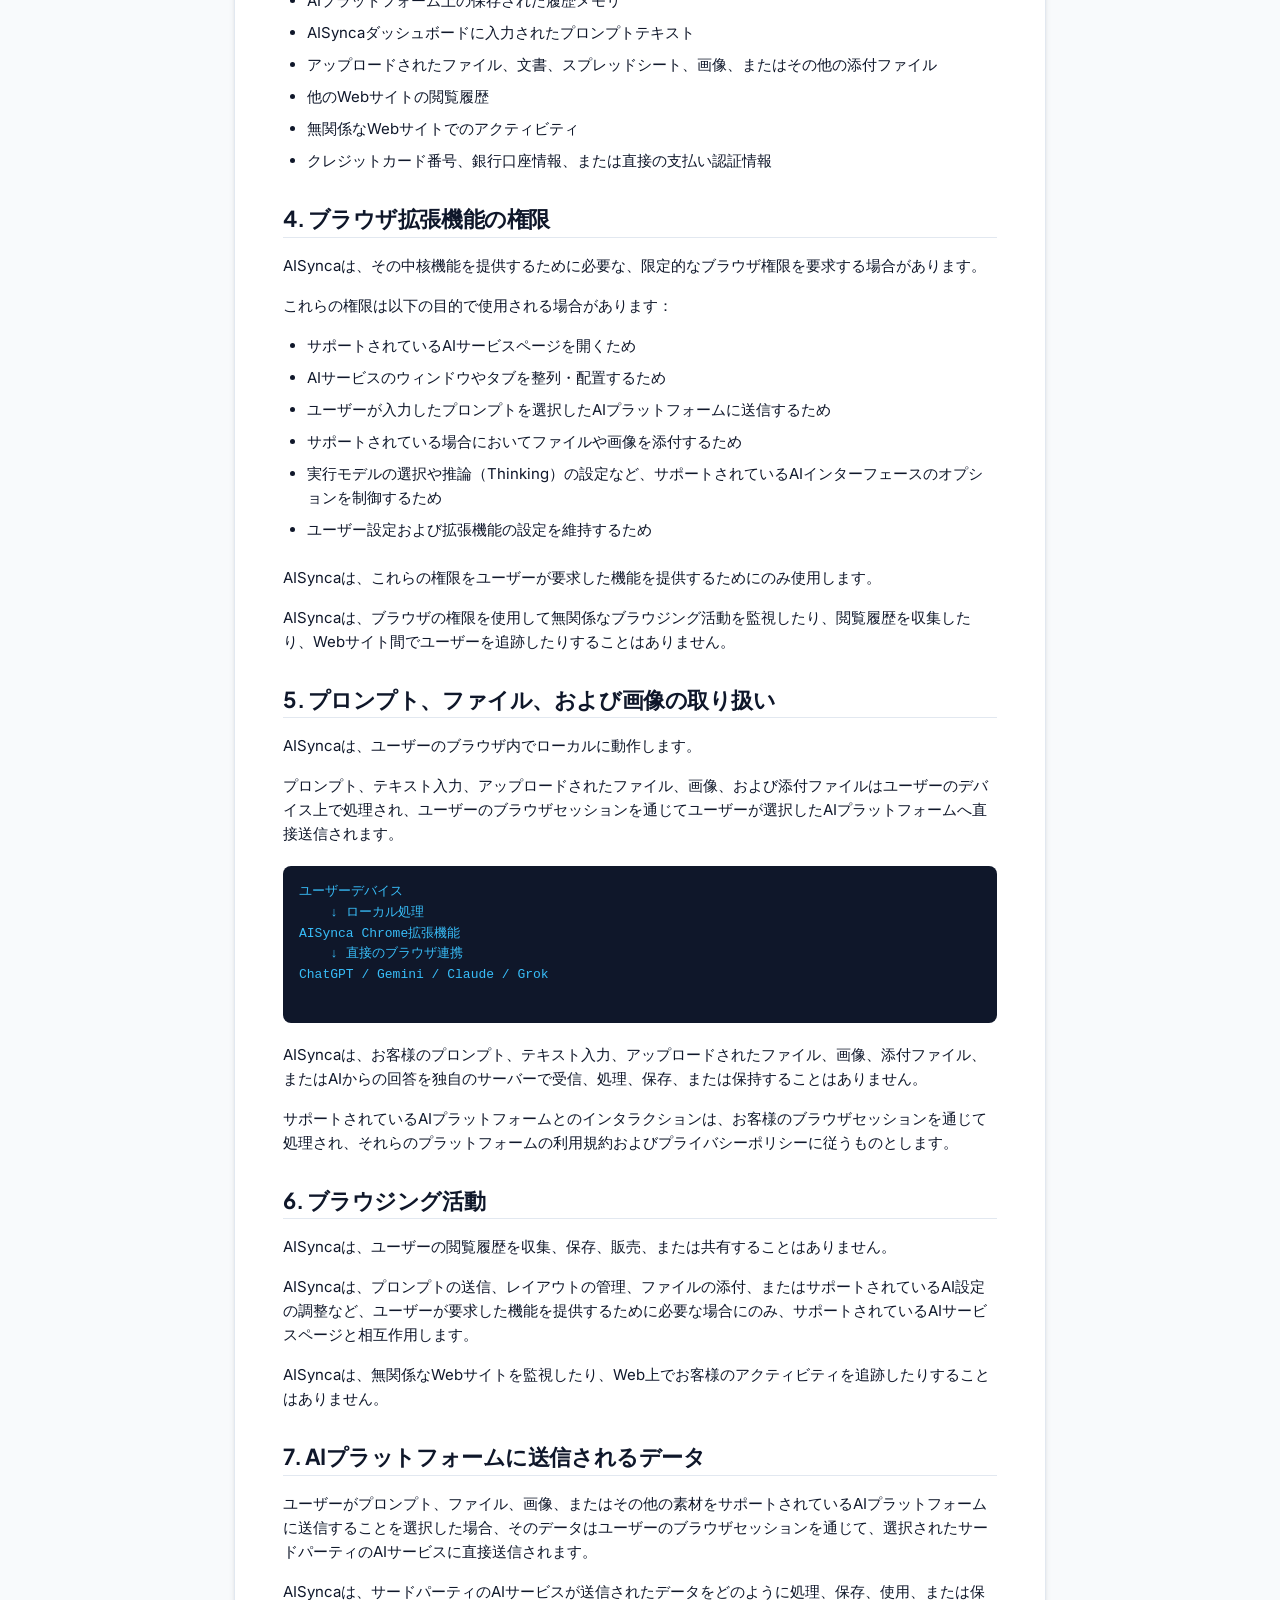
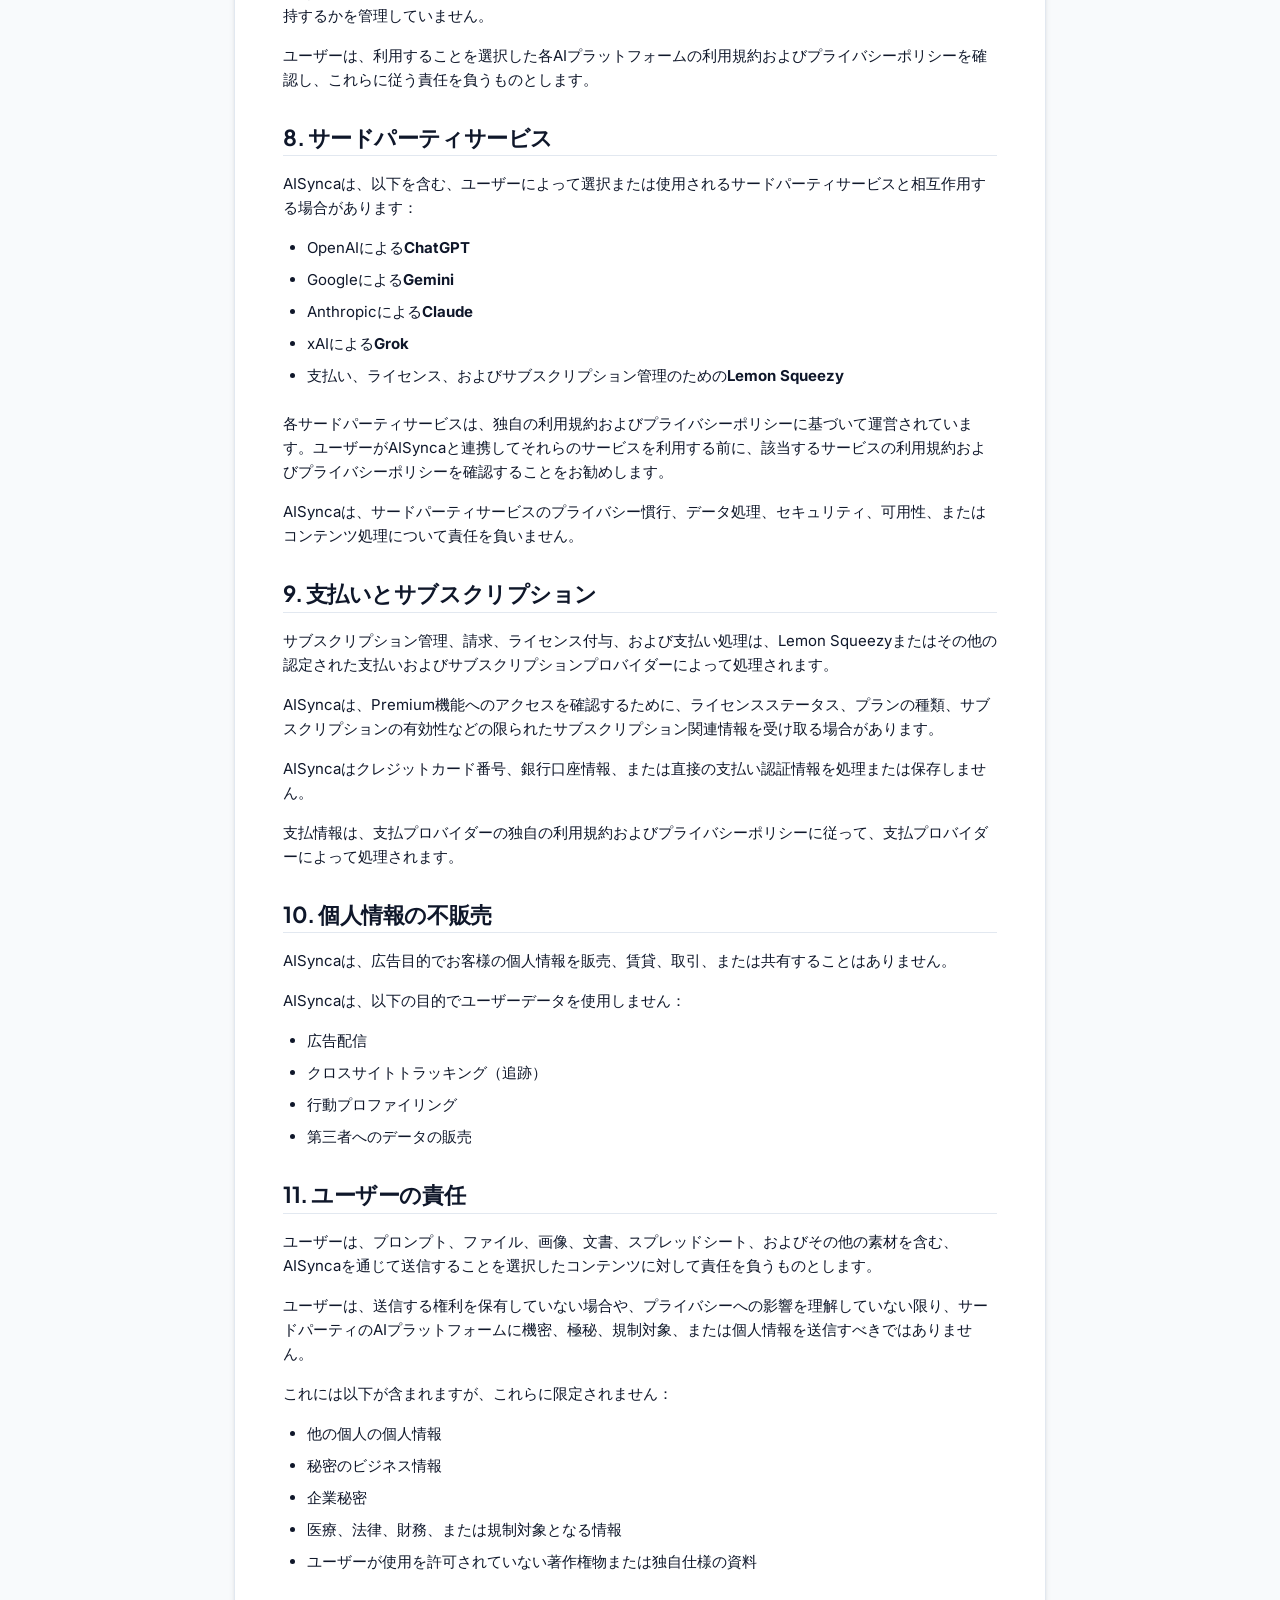
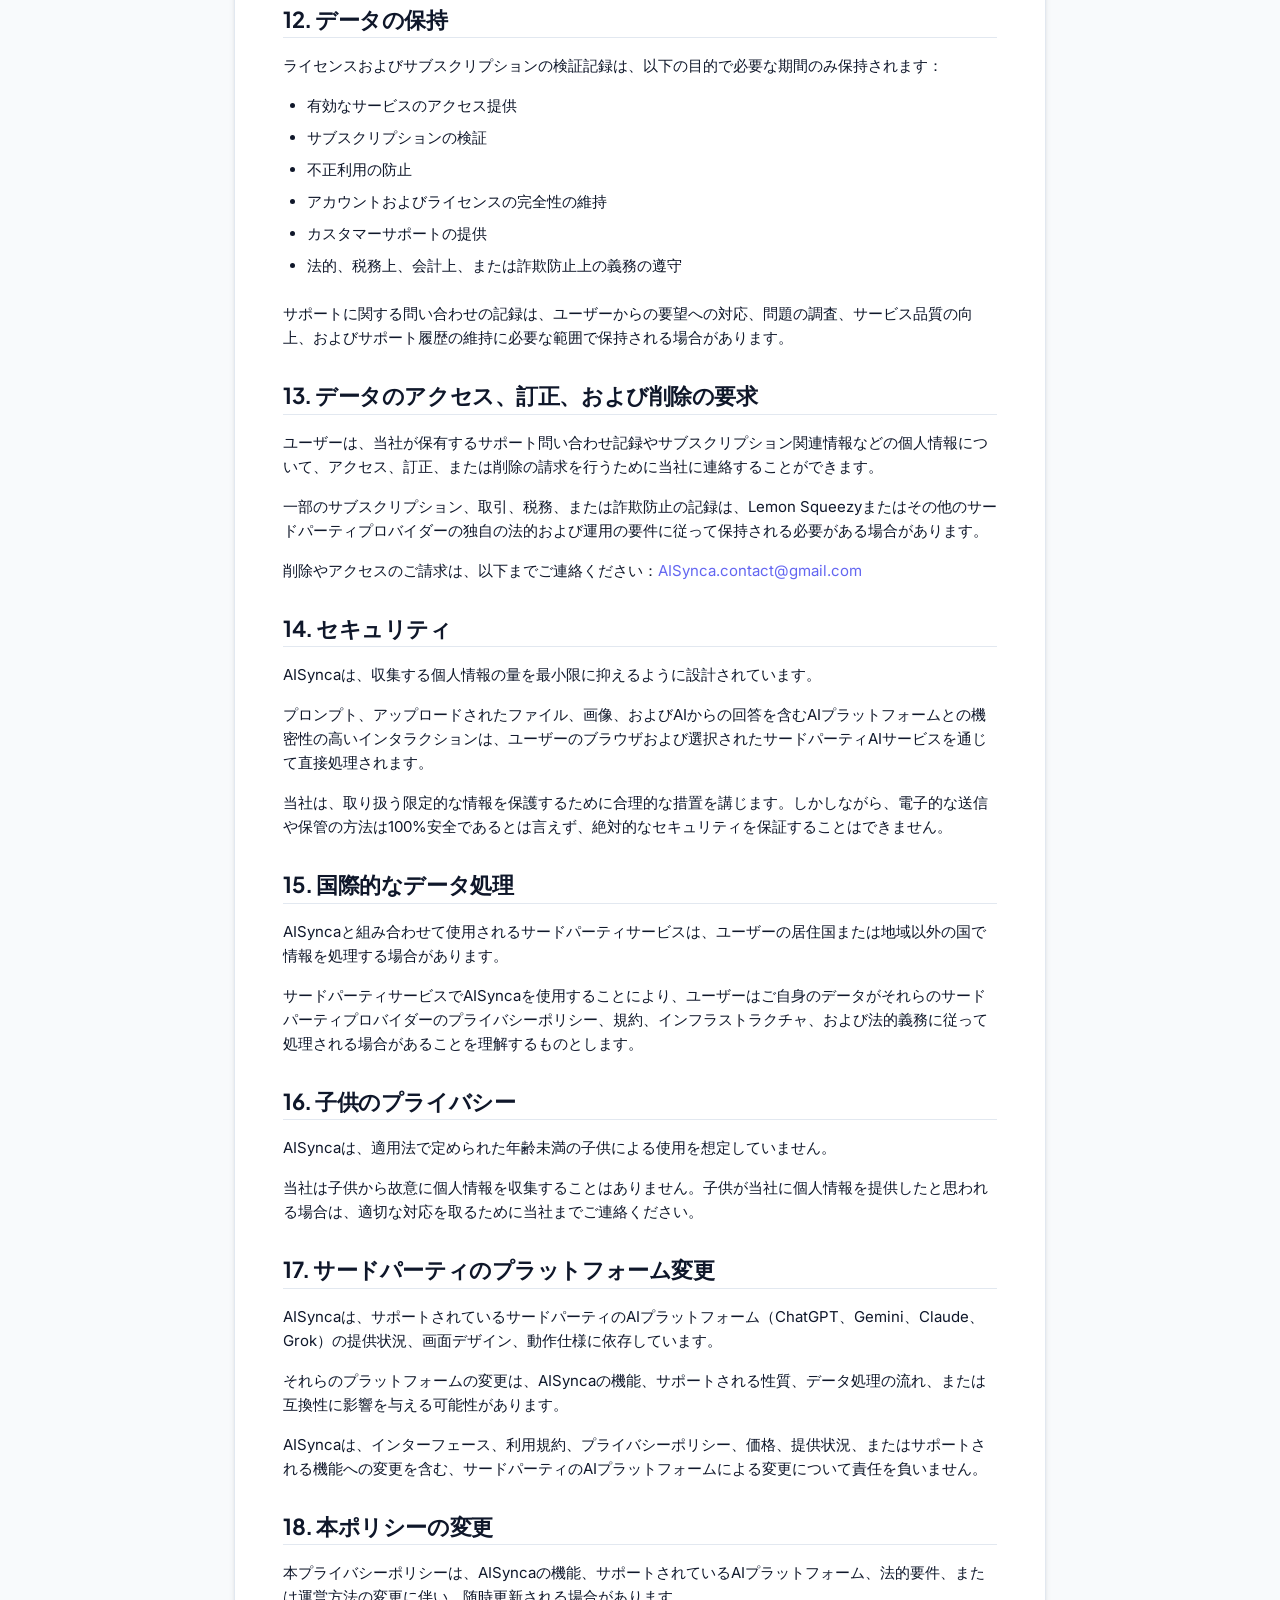
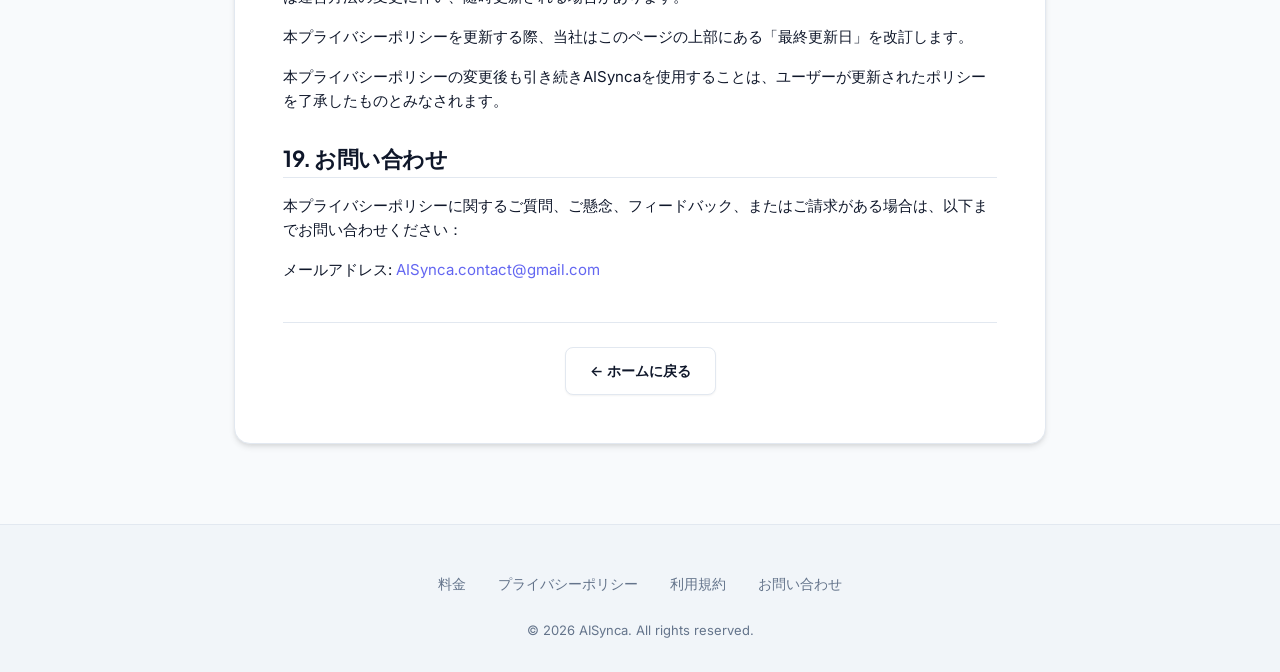
<file: docs/ja/privacy.html>
<!DOCTYPE html>
<html lang="ja">
<head>
  <meta charset="UTF-8" />
  <meta name="viewport" content="width=device-width, initial-scale=1.0" />
  <title>プライバシーポリシー - AISynca</title>
  <link rel="stylesheet" href="../style.css" />
</head>
<body>

  <!-- ===== Navigation Bar ===== -->
  <nav class="navbar">
    <div class="logo-group">
      <span class="logo-text">AISynca</span>
      <span class="logo-badge">v1.0</span>
    </div>
    <div class="nav-links">
      <a href="index.html">ホーム</a>
      <a href="pricing.html">料金</a>
      <a href="privacy.html" class="active">プライバシー</a>
      <a href="terms.html">利用規約</a>
      <a href="index.html#contact">お問い合わせ</a>
      <span class="lang-divider" style="color: var(--text-sub); opacity: 0.4; font-size: 12px; user-select: none;">|</span>
      <a href="../privacy.html" class="lang-switch" style="font-weight: 500;">English</a>
      <a href="https://github.com/AISynca/AISynca" class="btn btn-primary" style="padding: 8px 16px; font-size: 13px;">Chromeに追加</a>
    </div>
  </nav>

  <!-- ===== Main Content Section ===== -->
  <main class="section">
    <div class="container" style="max-width: 860px;">
      <div class="legal-wrapper">
        <h1>プライバシーポリシー</h1>
        <p class="date">最終更新日：2026年</p>

        <p>
          <strong>AISynca</strong>は、お客様のプライバシーを尊重し、個人情報の収集を最小限に抑えるように設計されています。
        </p>
        <p>
          本プライバシーポリシーは、お客様がAISynca Chrome拡張機能および関連サービスをご利用になる際の情報の取り扱いについて説明するものです。
        </p>

        <h2>1. サービス概要</h2>
        <p>
          AISyncaは、ユーザーが1つのワークスペースからChatGPT、Gemini、Claude、Grokなどの複数のAIプラットフォームにプロンプトを送信できるようにするChrome拡張機能です。
        </p>
        <p>
          AISyncaは、ユーザー自身の既存のAIアカウント、サブスクリプション、ブラウザセッション、利用可能なモデル、メモリ、およびプラットフォーム機能と連携して動作するように設計されています。AISyncaはそれらのサービスを代替するものではなく、APIベースの独自AIプロバイダーとして運営されているものではありません。
        </p>

        <h2>2. 当社が収集する情報</h2>
        <p>
          AISyncaは、本サービスを運営するために必要な最小限の情報のみを収集または処理します。
        </p>
        <p>当社は、以下の情報を収集または処理する場合があります：</p>
        <ul>
          <li>有料アクセスを検証し、Premium機能を有効にするために必要なライセンスおよびサブスクリプション情報</li>
          <li>プランの種類、ライセンスステータス、サブスクリプションの有効性、および関連するサブスクリプション検証データ</li>
          <li>ユーザーがメールを通じて任意で送信したサポート問い合わせ内容</li>
          <li>ユーザーからの要望、バグ報告、または機能改善リクエストに対応するために必要な基本情報</li>
        </ul>

        <h3>お問い合わせフォーム</h3>
        <p>
          AISyncaは、ユーザーからの問い合わせ、バグ報告、機能リクエスト、およびサポート依頼を受信するために、Googleフォームまたは同様のフォームサービスを使用する場合があります。
        </p>
        <p>
          お問い合わせフォームを通じて提出された情報は、問い合わせへの回答、サポートの提供、問題の調査、およびAISyncaの改善にのみ使用されます。
        </p>
        <p>
          ユーザーは、お問い合わせフォームを通じてパスワード、AIアカウントの資格情報、セッションCookie、支払いの詳細、機密文書、またはその他の機微な個人情報を送信しないでください。
        </p>
        <p>
          お問い合わせフォームでの送信内容は、フォームサービスプロバイダーの独自の利用規約およびプライバシーポリシーに従って処理される場合があります。
        </p>

        <h2>3. 当社が収集しない情報</h2>
        <p>
          AISyncaは、以下を収集、保存、または受信することはありません：
        </p>
        <ul>
          <li>AIアカウントのパスワードまたはログイン資格情報</li>
          <li>AIサービスのセッションCookie</li>
          <li>AIプラットフォーム上のチャット履歴</li>
          <li>動作中のAIからの回答</li>
          <li>AIプラットフォーム上の保存された履歴メモリ</li>
          <li>AISyncaダッシュボードに入力されたプロンプトテキスト</li>
          <li>アップロードされたファイル、文書、スプレッドシート、画像、またはその他の添付ファイル</li>
          <li>他のWebサイトの閲覧履歴</li>
          <li>無関係なWebサイトでのアクティビティ</li>
          <li>クレジットカード番号、銀行口座情報、または直接の支払い認証情報</li>
        </ul>

        <h2>4. ブラウザ拡張機能の権限</h2>
        <p>
          AISyncaは、その中核機能を提供するために必要な、限定的なブラウザ権限を要求する場合があります。
        </p>
        <p>これらの権限は以下の目的で使用される場合があります：</p>
        <ul>
          <li>サポートされているAIサービスページを開くため</li>
          <li>AIサービスのウィンドウやタブを整列・配置するため</li>
          <li>ユーザーが入力したプロンプトを選択したAIプラットフォームに送信するため</li>
          <li>サポートされている場合においてファイルや画像を添付するため</li>
          <li>実行モデルの選択や推論（Thinking）の設定など、サポートされているAIインターフェースのオプションを制御するため</li>
          <li>ユーザー設定および拡張機能の設定を維持するため</li>
        </ul>
        <p>
          AISyncaは、これらの権限をユーザーが要求した機能を提供するためにのみ使用します。
        </p>
        <p>
          AISyncaは、ブラウザの権限を使用して無関係なブラウジング活動を監視したり、閲覧履歴を収集したり、Webサイト間でユーザーを追跡したりすることはありません。
        </p>

        <h2>5. プロンプト、ファイル、および画像の取り扱い</h2>
        <p>
          AISyncaは、ユーザーのブラウザ内でローカルに動作します。
        </p>
        <p>
          プロンプト、テキスト入力、アップロードされたファイル、画像、および添付ファイルはユーザーのデバイス上で処理され、ユーザーのブラウザセッションを通じてユーザーが選択したAIプラットフォームへ直接送信されます。
        </p>
        <pre>
ユーザーデバイス
    ↓ ローカル処理
AISynca Chrome拡張機能
    ↓ 直接のブラウザ連携
ChatGPT / Gemini / Claude / Grok
        </pre>
        <p>
          AISyncaは、お客様のプロンプト、テキスト入力、アップロードされたファイル、画像、添付ファイル、またはAIからの回答を独自のサーバーで受信、処理、保存、または保持することはありません。
        </p>
        <p>
          サポートされているAIプラットフォームとのインタラクションは、お客様のブラウザセッションを通じて処理され、それらのプラットフォームの利用規約およびプライバシーポリシーに従うものとします。
        </p>

        <h2>6. ブラウジング活動</h2>
        <p>
          AISyncaは、ユーザーの閲覧履歴を収集、保存、販売、または共有することはありません。
        </p>
        <p>
          AISyncaは、プロンプトの送信、レイアウトの管理、ファイルの添付、またはサポートされているAI設定の調整など、ユーザーが要求した機能を提供するために必要な場合にのみ、サポートされているAIサービスページと相互作用します。
        </p>
        <p>
          AISyncaは、無関係なWebサイトを監視したり、Web上でお客様のアクティビティを追跡したりすることはありません。
        </p>

        <h2>7. AIプラットフォームに送信されるデータ</h2>
        <p>
          ユーザーがプロンプト、ファイル、画像、またはその他の素材をサポートされているAIプラットフォームに送信することを選択した場合、そのデータはユーザーのブラウザセッションを通じて、選択されたサードパーティのAIサービスに直接送信されます。
        </p>
        <p>
          AISyncaは、サードパーティのAIサービスが送信されたデータをどのように処理、保存、使用、または保持するかを管理していません。
        </p>
        <p>
          ユーザーは、利用することを選択した各AIプラットフォームの利用規約およびプライバシーポリシーを確認し、これらに従う責任を負うものとします。
        </p>

        <h2>8. サードパーティサービス</h2>
        <p>
          AISyncaは、以下を含む、ユーザーによって選択または使用されるサードパーティサービスと相互作用する場合があります：
        </p>
        <ul>
          <li>OpenAIによる<strong>ChatGPT</strong></li>
          <li>Googleによる<strong>Gemini</strong></li>
          <li>Anthropicによる<strong>Claude</strong></li>
          <li>xAIによる<strong>Grok</strong></li>
          <li>支払い、ライセンス、およびサブスクリプション管理のための<strong>Lemon Squeezy</strong></li>
        </ul>
        <p>
          各サードパーティサービスは、独自の利用規約およびプライバシーポリシーに基づいて運営されています。ユーザーがAISyncaと連携してそれらのサービスを利用する前に、該当するサービスの利用規約およびプライバシーポリシーを確認することをお勧めします。
        </p>
        <p>
          AISyncaは、サードパーティサービスのプライバシー慣行、データ処理、セキュリティ、可用性、またはコンテンツ処理について責任を負いません。
        </p>

        <h2>9. 支払いとサブスクリプション</h2>
        <p>
          サブスクリプション管理、請求、ライセンス付与、および支払い処理は、Lemon Squeezyまたはその他の認定された支払いおよびサブスクリプションプロバイダーによって処理されます。
        </p>
        <p>
          AISyncaは、Premium機能へのアクセスを確認するために、ライセンスステータス、プランの種類、サブスクリプションの有効性などの限られたサブスクリプション関連情報を受け取る場合があります。
        </p>
        <p>
          AISyncaはクレジットカード番号、銀行口座情報、または直接の支払い認証情報を処理または保存しません。
        </p>
        <p>
          支払情報は、支払プロバイダーの独自の利用規約およびプライバシーポリシーに従って、支払プロバイダーによって処理されます。
        </p>

        <h2>10. 個人情報の不販売</h2>
        <p>
          AISyncaは、広告目的でお客様の個人情報を販売、賃貸、取引、または共有することはありません。
        </p>
        <p>AISyncaは、以下の目的でユーザーデータを使用しません：</p>
        <ul>
          <li>広告配信</li>
          <li>クロスサイトトラッキング（追跡）</li>
          <li>行動プロファイリング</li>
          <li>第三者へのデータの販売</li>
        </ul>

        <h2>11. ユーザーの責任</h2>
        <p>
          ユーザーは、プロンプト、ファイル、画像、文書、スプレッドシート、およびその他の素材を含む、AISyncaを通じて送信することを選択したコンテンツに対して責任を負うものとします。
        </p>
        <p>
          ユーザーは、送信する権利を保有していない場合や、プライバシーへの影響を理解していない限り、サードパーティのAIプラットフォームに機密、極秘、規制対象、または個人情報を送信すべきではありません。
        </p>
        <p>これには以下が含まれますが、これらに限定されません：</p>
        <ul>
          <li>他の個人の個人情報</li>
          <li>秘密のビジネス情報</li>
          <li>企業秘密</li>
          <li>医療、法律、財務、または規制対象となる情報</li>
          <li>ユーザーが使用を許可されていない著作権物または独自仕様の資料</li>
        </ul>

        <h2>12. データの保持</h2>
        <p>
          ライセンスおよびサブスクリプションの検証記録は、以下の目的で必要な期間のみ保持されます：
        </p>
        <ul>
          <li>有効なサービスのアクセス提供</li>
          <li>サブスクリプションの検証</li>
          <li>不正利用の防止</li>
          <li>アカウントおよびライセンスの完全性の維持</li>
          <li>カスタマーサポートの提供</li>
          <li>法的、税務上、会計上、または詐欺防止上の義務の遵守</li>
        </ul>
        <p>
          サポートに関する問い合わせの記録は、ユーザーからの要望への対応、問題の調査、サービス品質の向上、およびサポート履歴の維持に必要な範囲で保持される場合があります。
        </p>

        <h2>13. データのアクセス、訂正、および削除の要求</h2>
        <p>
          ユーザーは、当社が保有するサポート問い合わせ記録やサブスクリプション関連情報などの個人情報について、アクセス、訂正、または削除の請求を行うために当社に連絡することができます。
        </p>
        <p>
          一部のサブスクリプション、取引、税務、または詐欺防止の記録は、Lemon Squeezyまたはその他のサードパーティプロバイダーの独自の法的および運用の要件に従って保持される必要がある場合があります。
        </p>
        <p>
          削除やアクセスのご請求は、以下までご連絡ください：<a href="mailto:AISynca.contact@gmail.com">AISynca.contact@gmail.com</a>
        </p>

        <h2>14. セキュリティ</h2>
        <p>
          AISyncaは、収集する個人情報の量を最小限に抑えるように設計されています。
        </p>
        <p>
          プロンプト、アップロードされたファイル、画像、およびAIからの回答を含むAIプラットフォームとの機密性の高いインタラクションは、ユーザーのブラウザおよび選択されたサードパーティAIサービスを通じて直接処理されます。
        </p>
        <p>
          当社は、取り扱う限定的な情報を保護するために合理的な措置を講じます。しかしながら、電子的な送信や保管の方法は100%安全であるとは言えず、絶対的なセキュリティを保証することはできません。
        </p>

        <h2>15. 国際的なデータ処理</h2>
        <p>
          AISyncaと組み合わせて使用されるサードパーティサービスは、ユーザーの居住国または地域以外の国で情報を処理する場合があります。
        </p>
        <p>
          サードパーティサービスでAISyncaを使用することにより、ユーザーはご自身のデータがそれらのサードパーティプロバイダーのプライバシーポリシー、規約、インフラストラクチャ、および法的義務に従って処理される場合があることを理解するものとします。
        </p>

        <h2>16. 子供のプライバシー</h2>
        <p>
          AISyncaは、適用法で定められた年齢未満の子供による使用を想定していません。
        </p>
        <p>
          当社は子供から故意に個人情報を収集することはありません。子供が当社に個人情報を提供したと思われる場合は、適切な対応を取るために当社までご連絡ください。
        </p>

        <h2>17. サードパーティのプラットフォーム変更</h2>
        <p>
          AISyncaは、サポートされているサードパーティのAIプラットフォーム（ChatGPT、Gemini、Claude、Grok）の提供状況、画面デザイン、動作仕様に依存しています。
        </p>
        <p>
          それらのプラットフォームの変更は、AISyncaの機能、サポートされる性質、データ処理の流れ、または互換性に影響を与える可能性があります。
        </p>
        <p>
          AISyncaは、インターフェース、利用規約、プライバシーポリシー、価格、提供状況、またはサポートされる機能への変更を含む、サードパーティのAIプラットフォームによる変更について責任を負いません。
        </p>

        <h2>18. 本ポリシーの変更</h2>
        <p>
          本プライバシーポリシーは、AISyncaの機能、サポートされているAIプラットフォーム、法的要件、または運営方法の変更に伴い、随時更新される場合があります。
        </p>
        <p>
          本プライバシーポリシーを更新する際、当社はこのページの上部にある「最終更新日」を改訂します。
        </p>
        <p>
          本プライバシーポリシーの変更後も引き続きAISyncaを使用することは、ユーザーが更新されたポリシーを了承したものとみなされます。
        </p>

        <h2>19. お問い合わせ</h2>
        <p>
          本プライバシーポリシーに関するご質問、ご懸念、フィードバック、またはご請求がある場合は、以下までお問い合わせください：
        </p>
        <p>
          メールアドレス: <a href="mailto:AISynca.contact@gmail.com">AISynca.contact@gmail.com</a>
        </p>

        <div style="margin-top: 40px; border-top: 1px solid var(--border-color); padding-top: 24px; text-align: center;">
          <a href="index.html" class="btn btn-secondary">← ホームに戻る</a>
        </div>
      </div>
    </div>
  </main>

  <!-- ===== Footer ===== -->
  <footer>
    <div class="footer-nav">
      <a href="pricing.html">料金</a>
      <a href="privacy.html">プライバシーポリシー</a>
      <a href="terms.html">利用規約</a>
      <a href="index.html#contact">お問い合わせ</a>
    </div>
    <p>© 2026 AISynca. All rights reserved.</p>
  </footer>

</body>
</html>
</file>
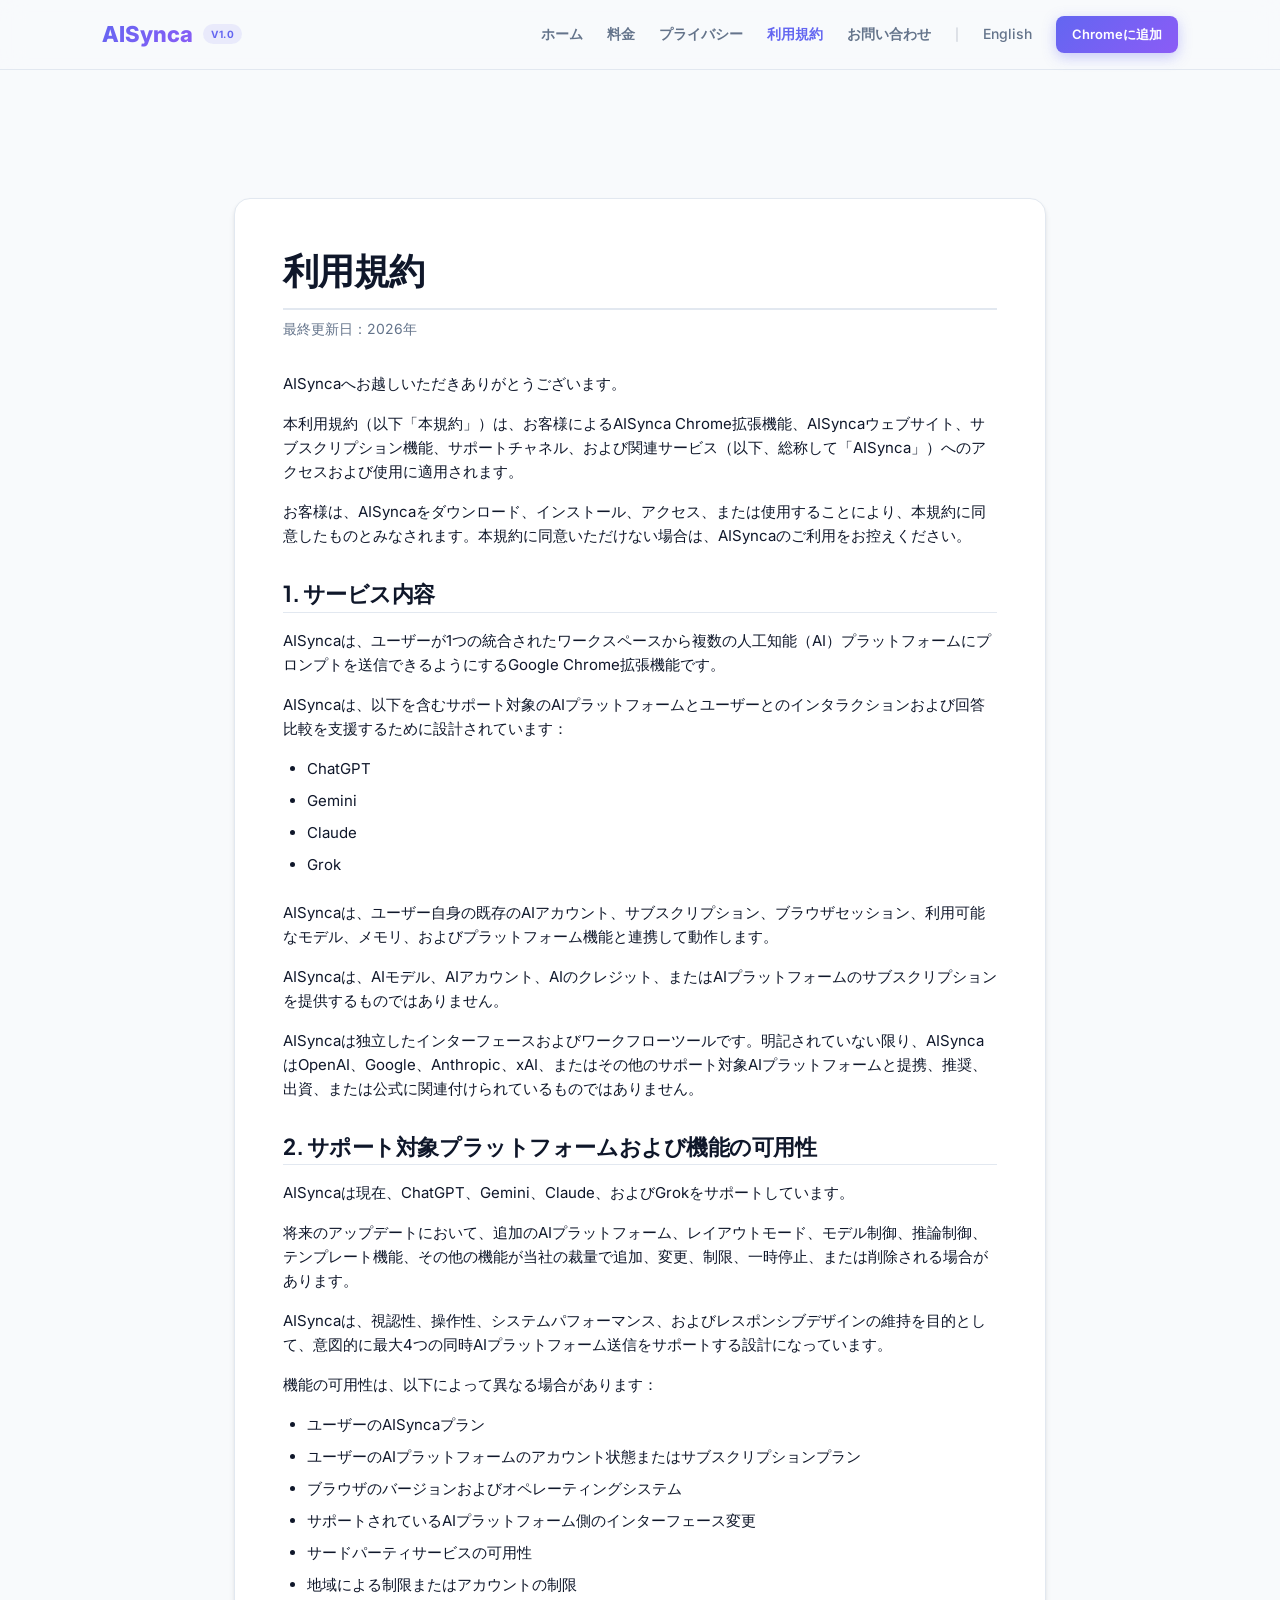
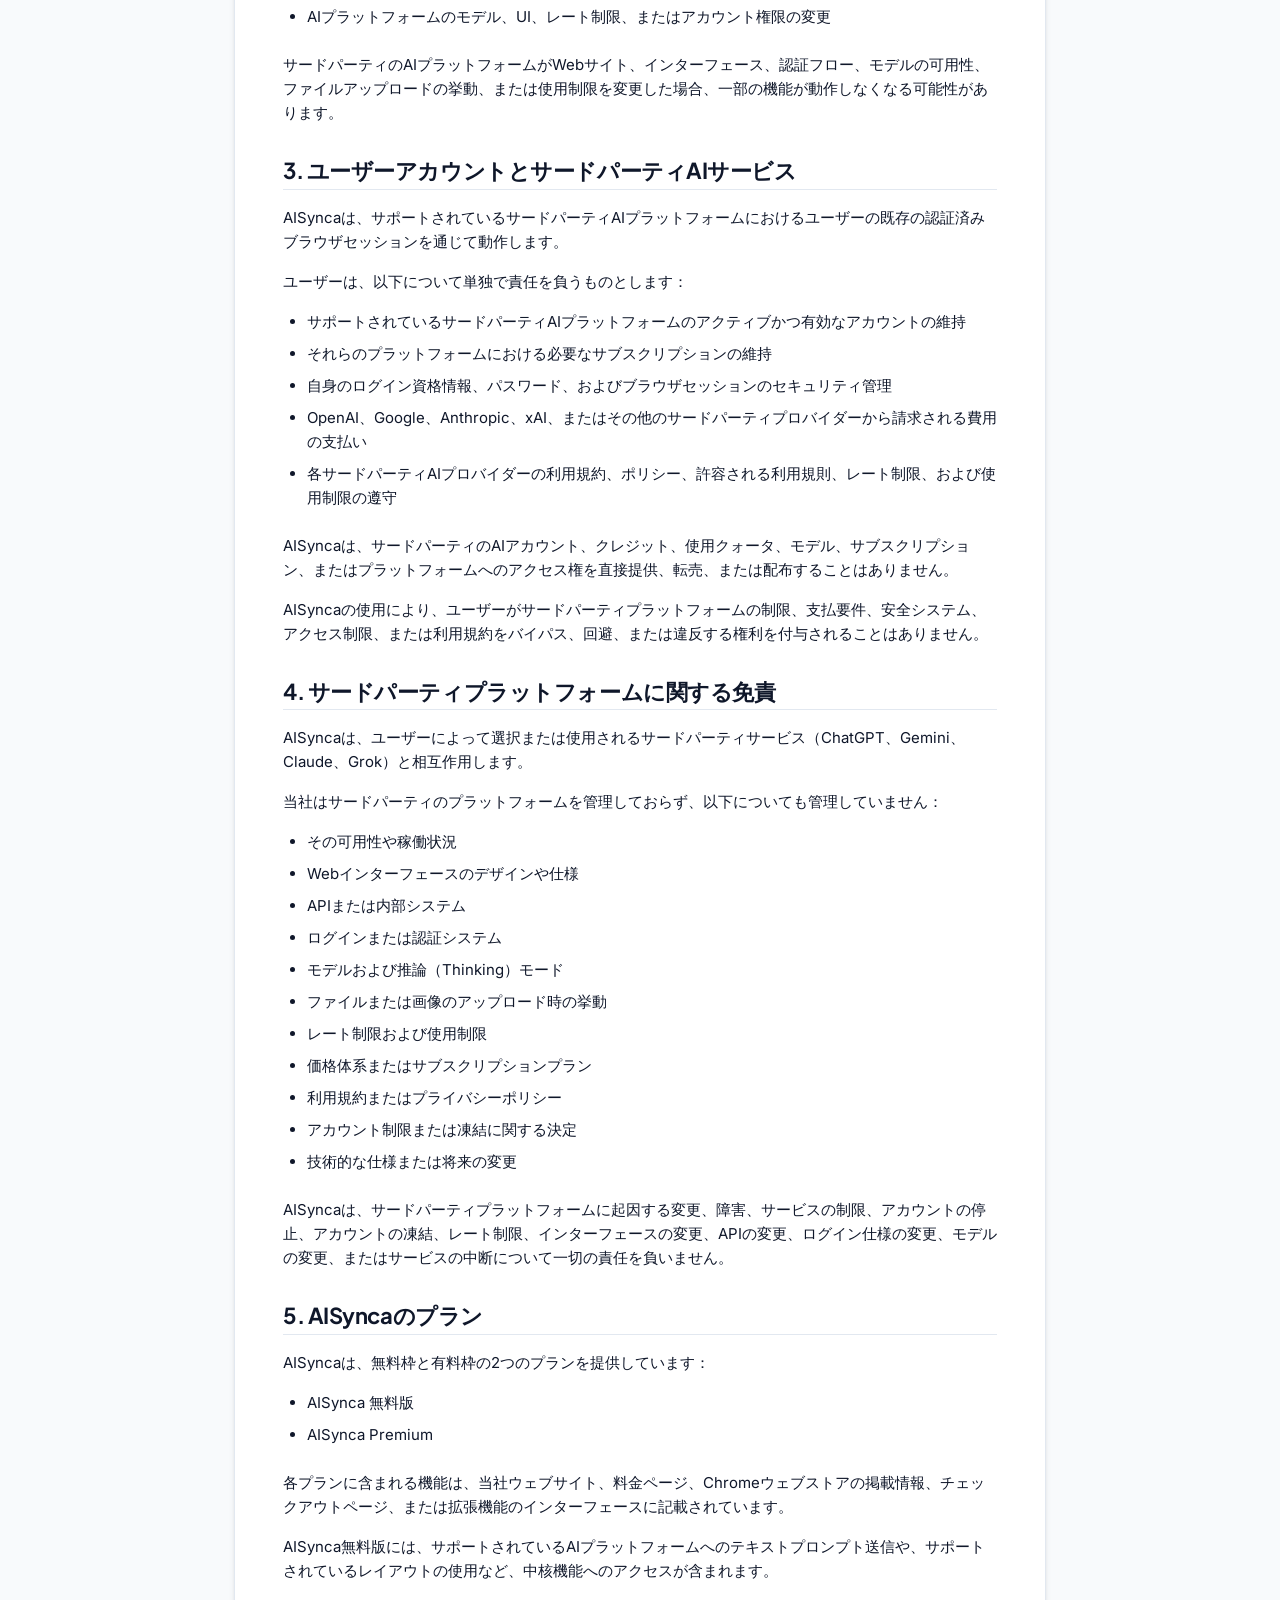
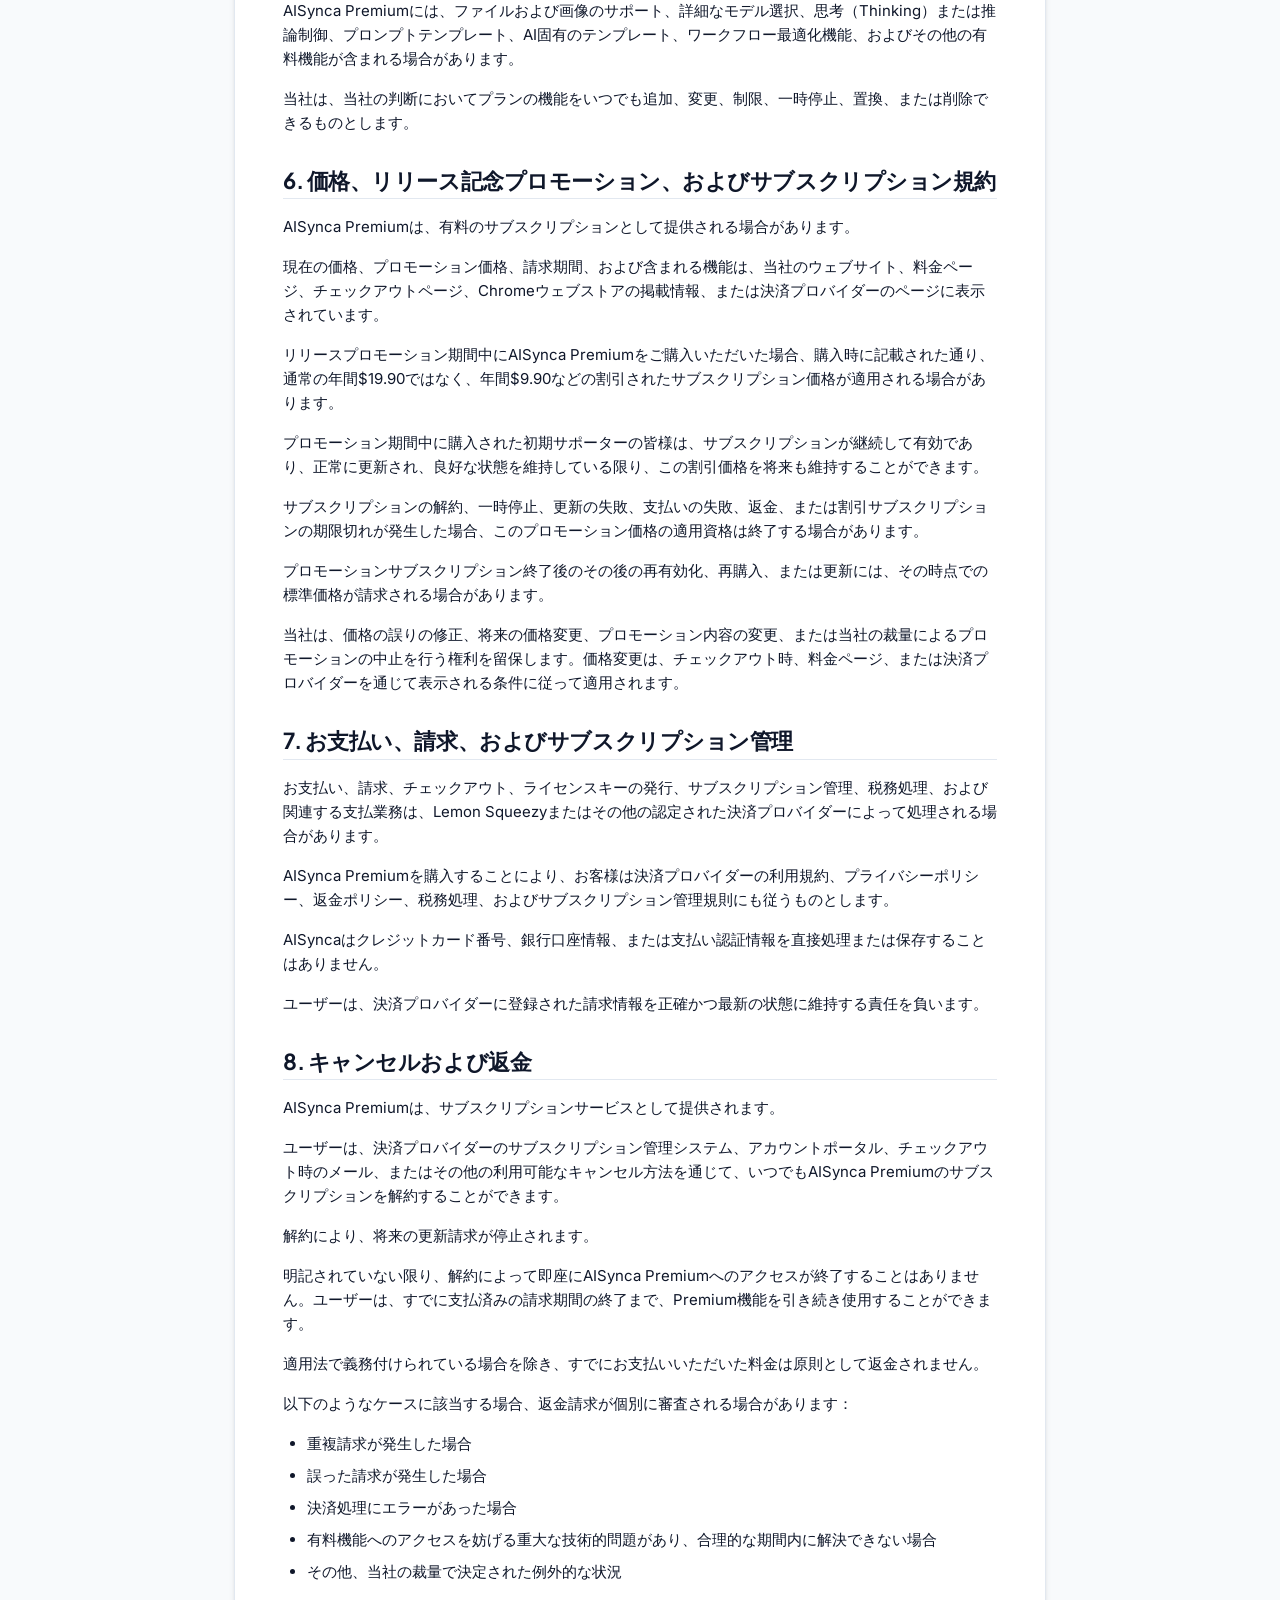
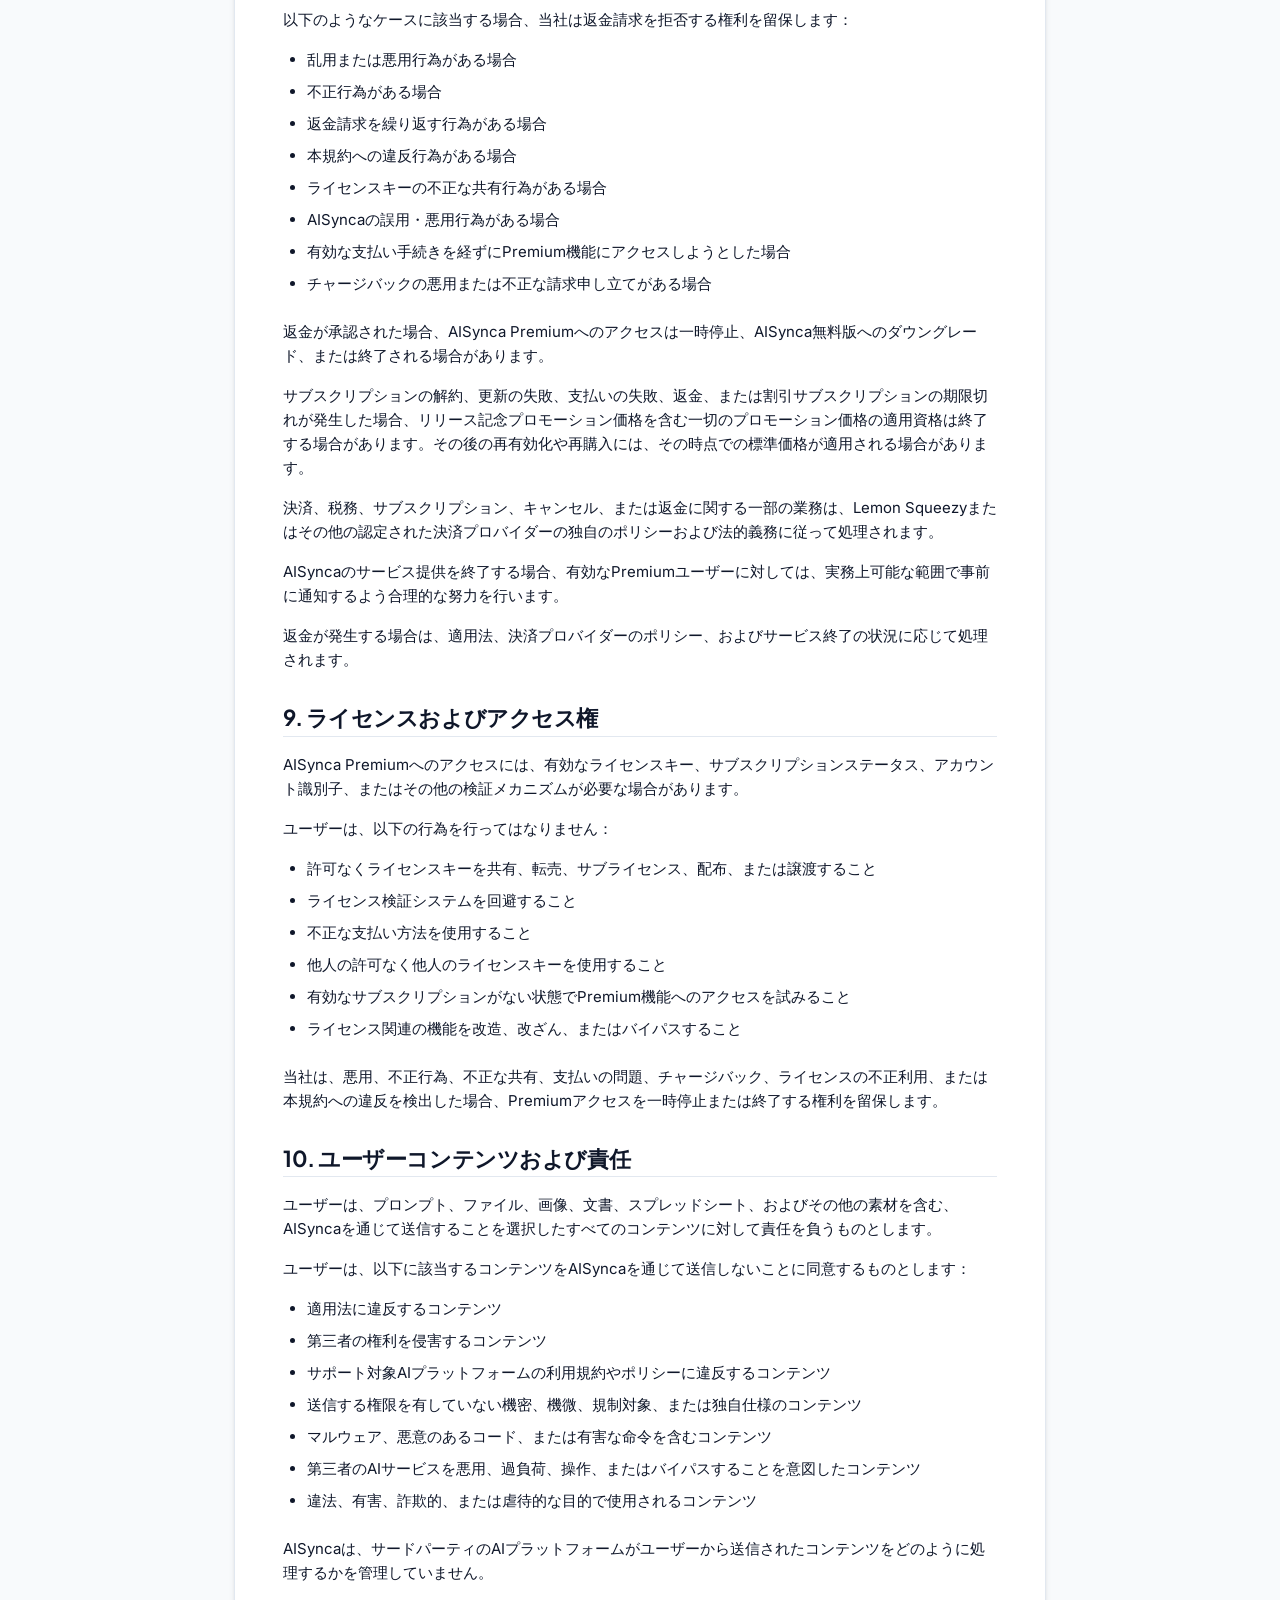
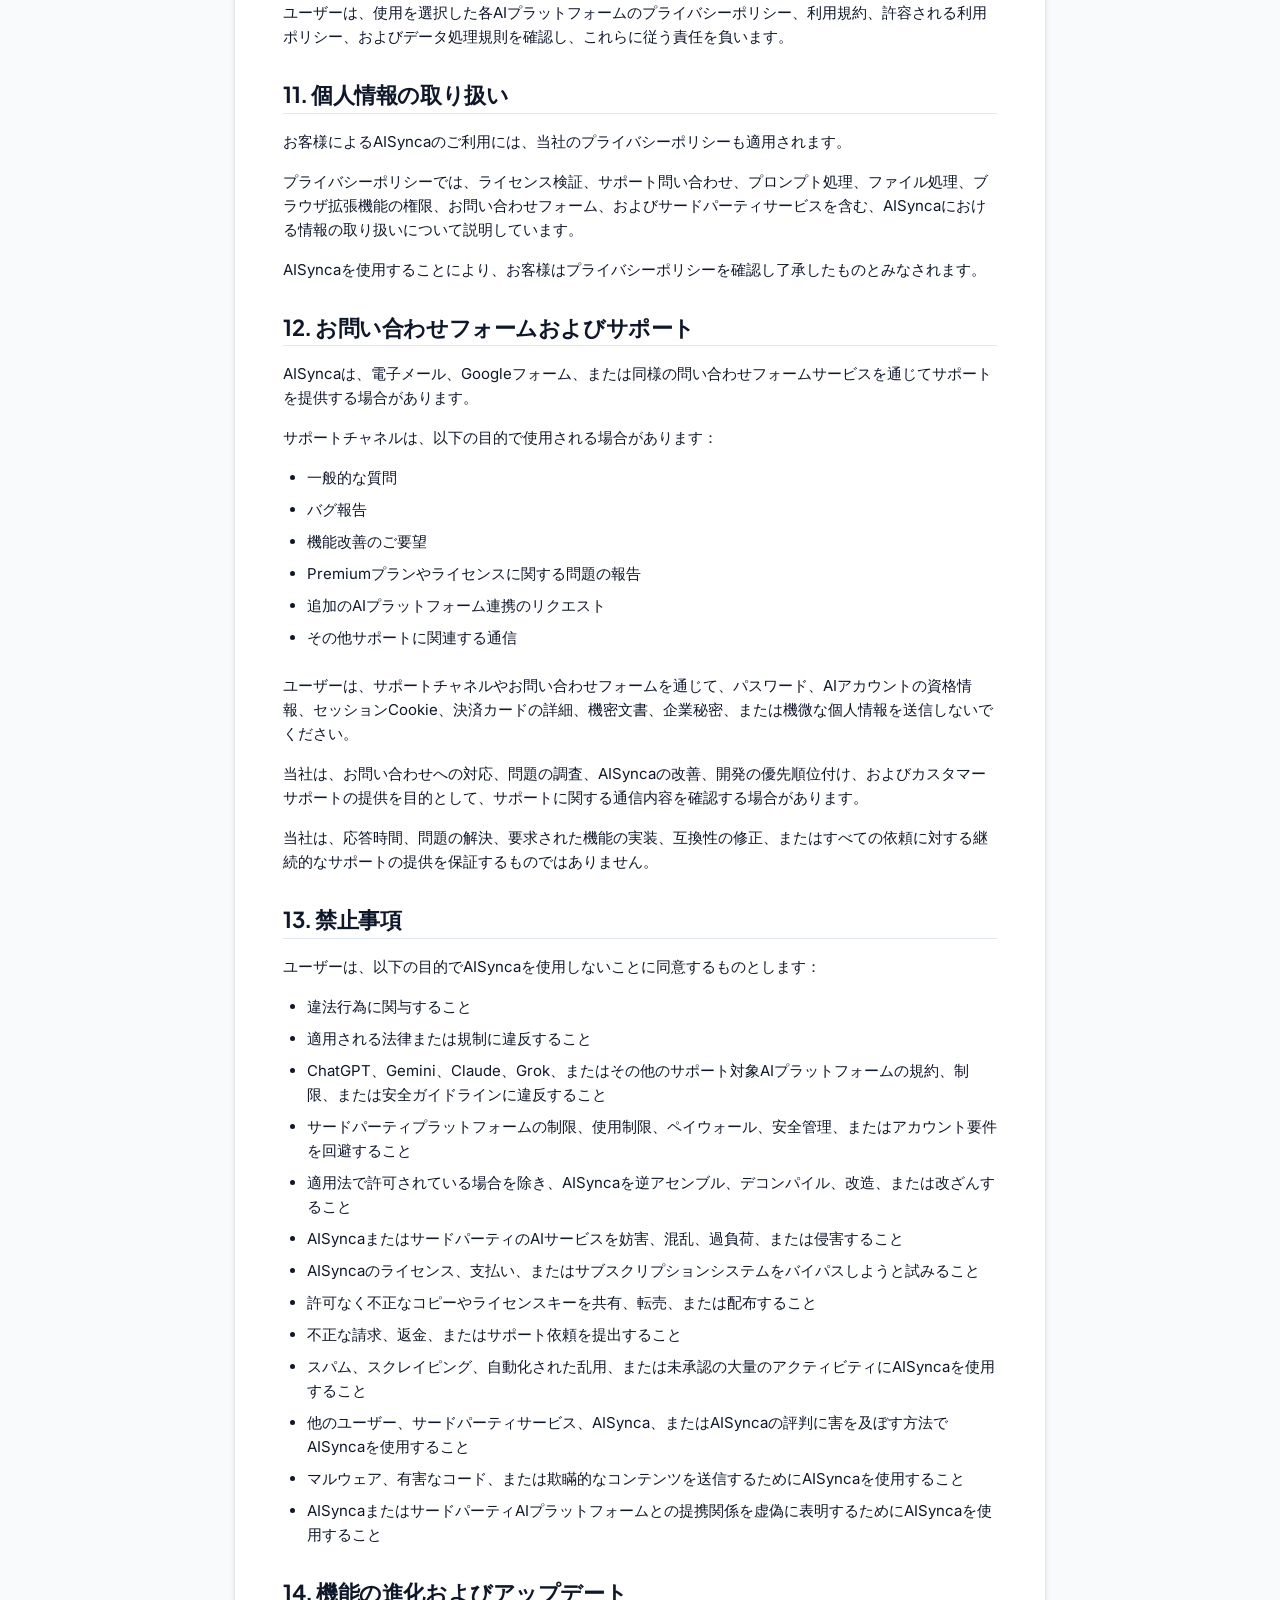
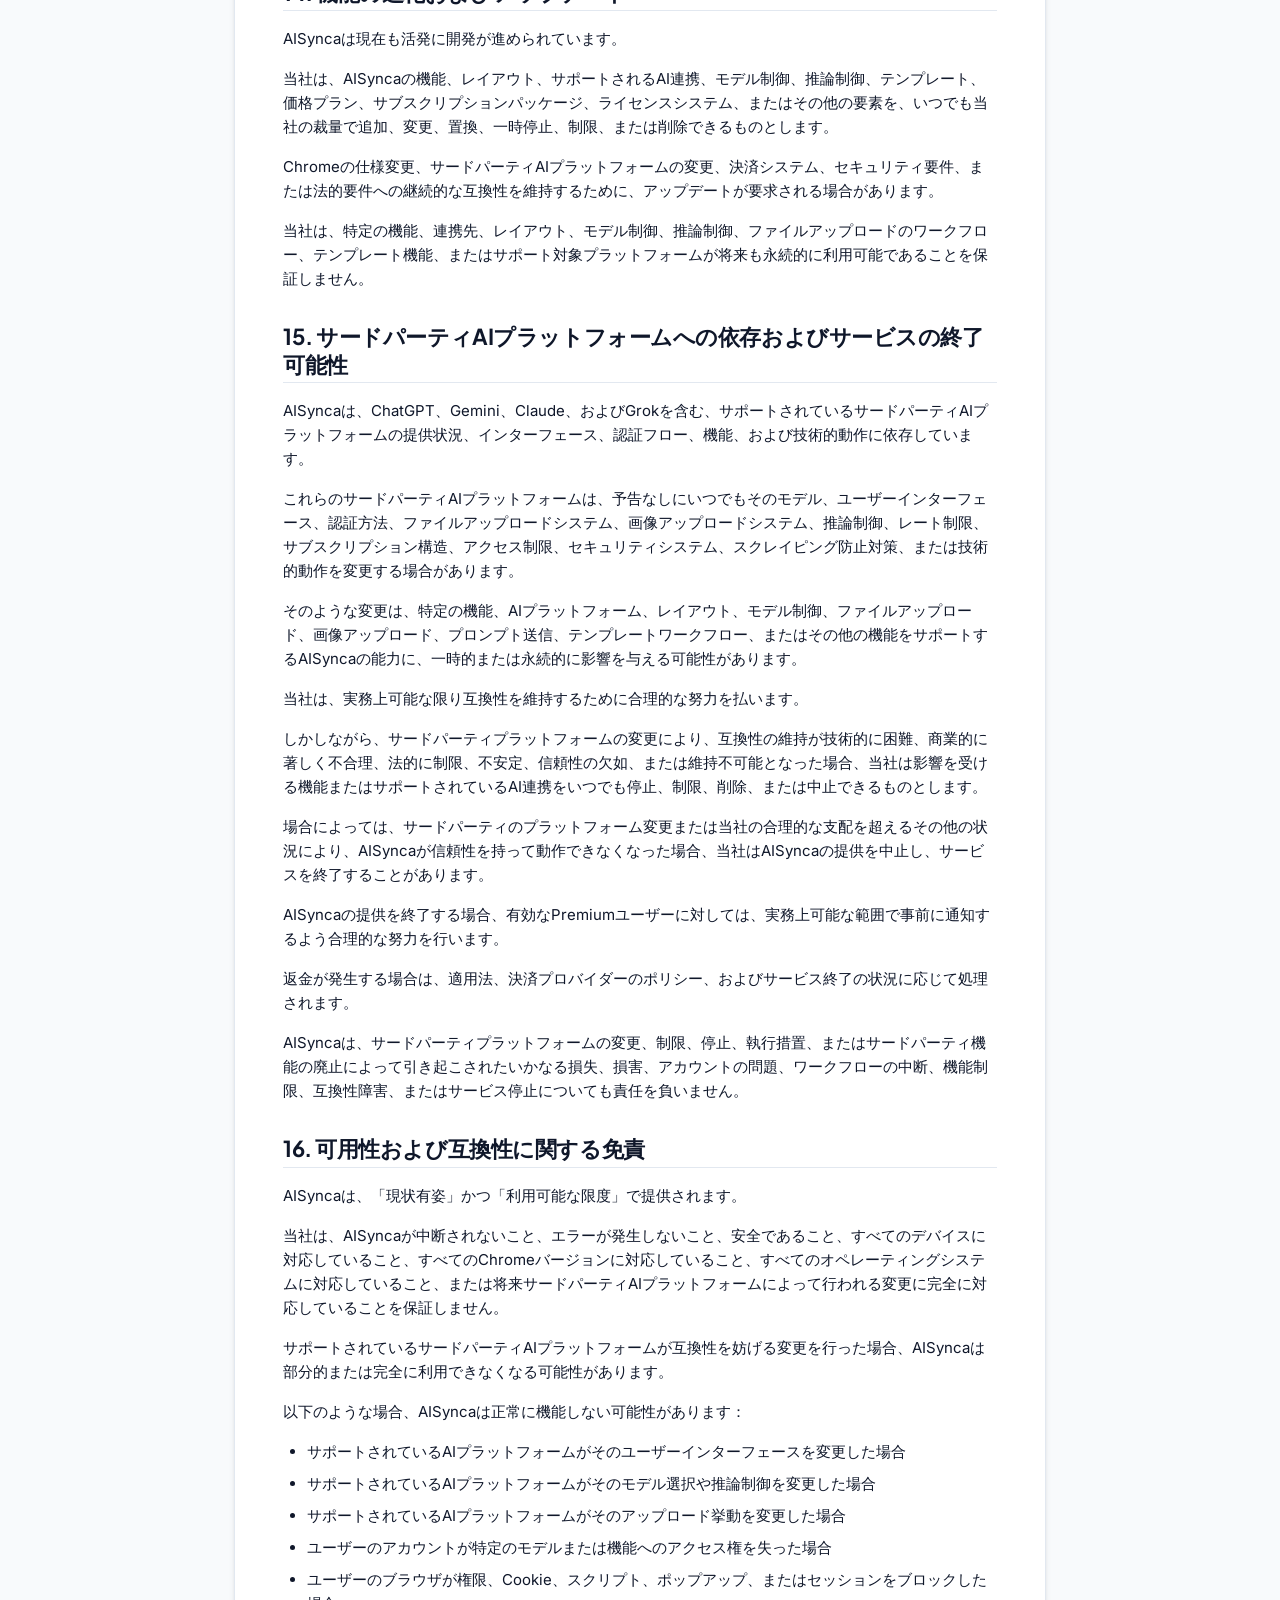
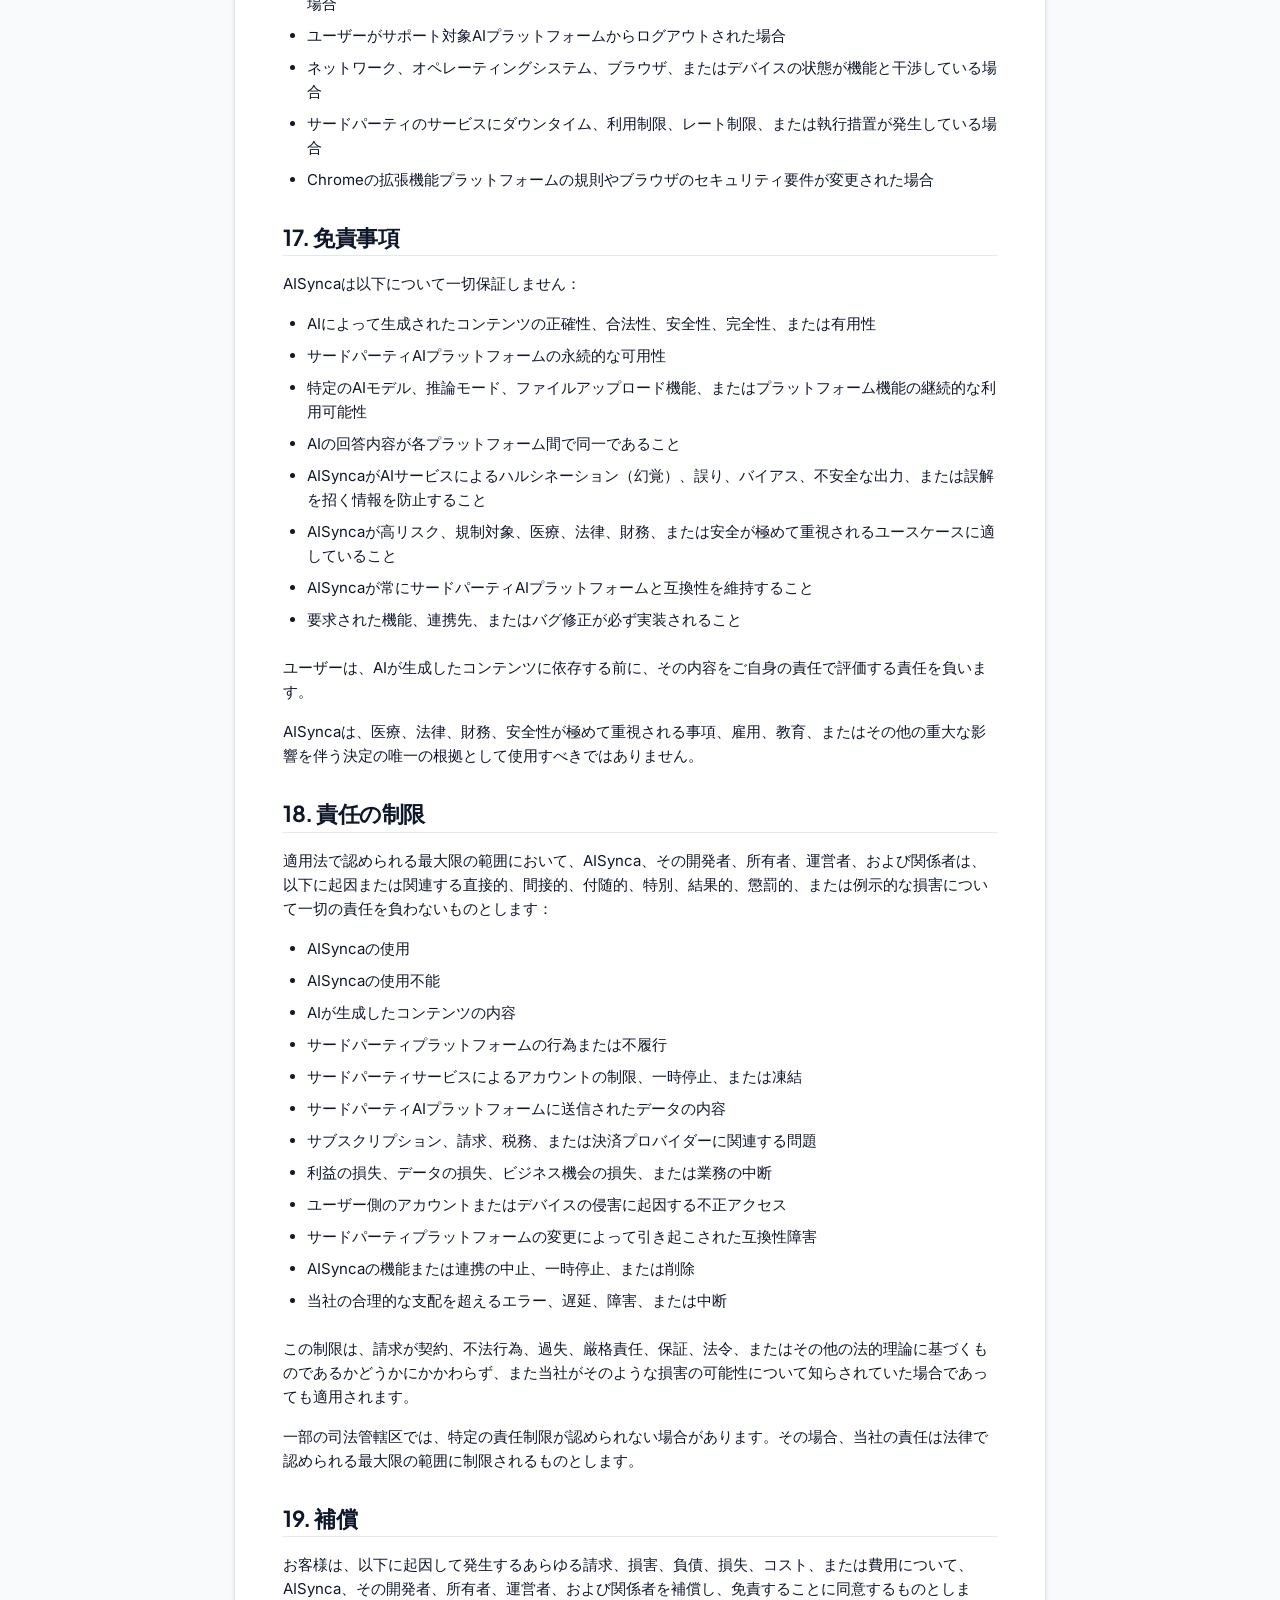
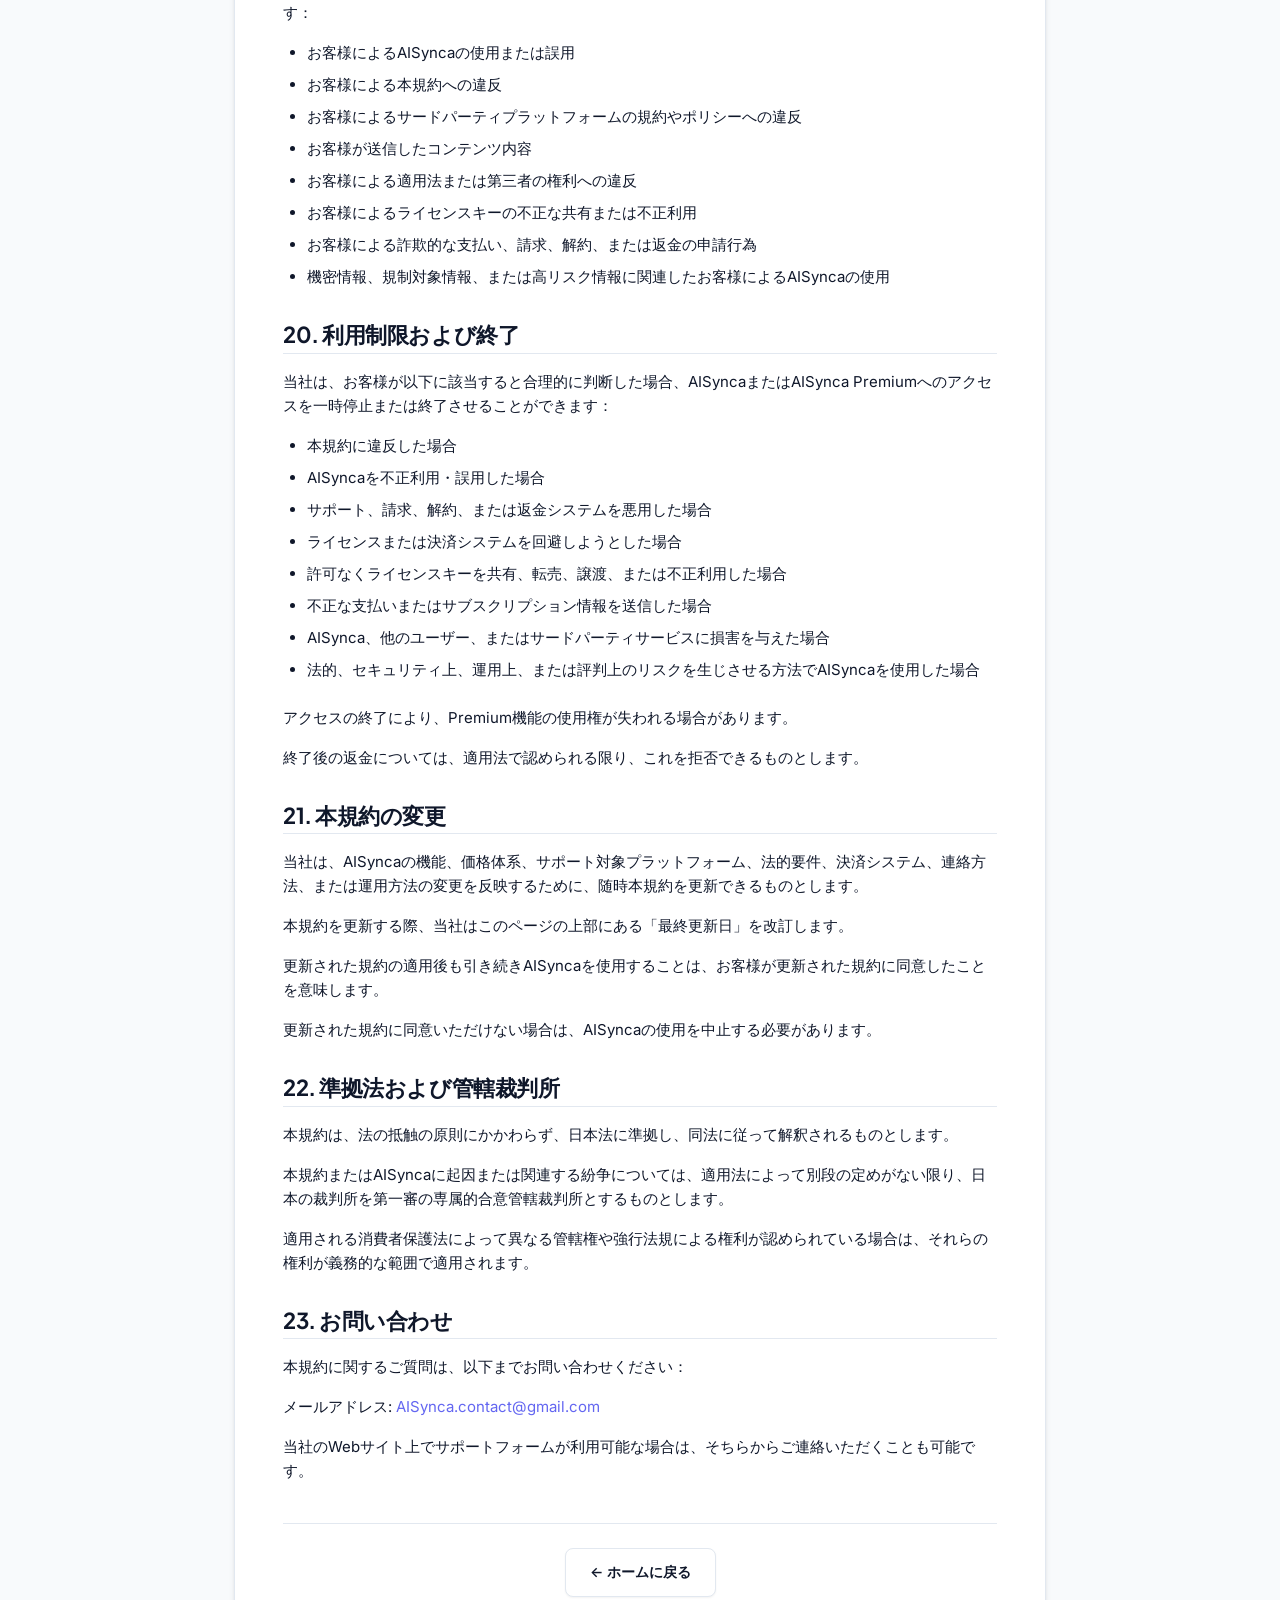
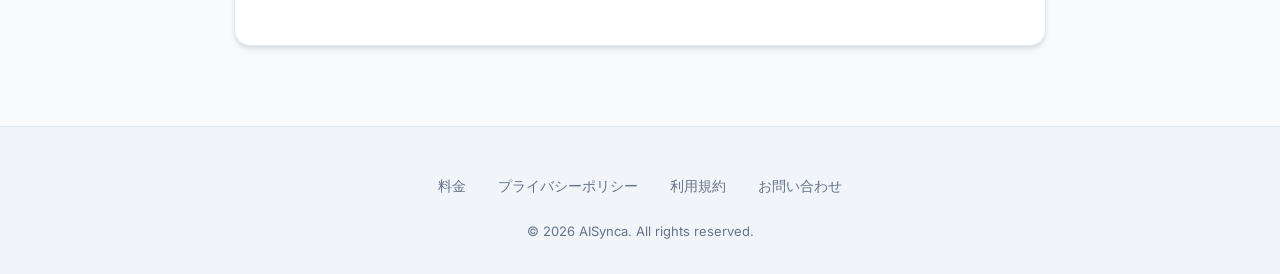
<file: docs/ja/terms.html>
<!DOCTYPE html>
<html lang="ja">
<head>
  <meta charset="UTF-8" />
  <meta name="viewport" content="width=device-width, initial-scale=1.0" />
  <title>利用規約 - AISynca</title>
  <link rel="stylesheet" href="../style.css" />
</head>
<body>

  <!-- ===== Navigation Bar ===== -->
  <nav class="navbar">
    <div class="logo-group">
      <span class="logo-text">AISynca</span>
      <span class="logo-badge">v1.0</span>
    </div>
    <div class="nav-links">
      <a href="index.html">ホーム</a>
      <a href="pricing.html">料金</a>
      <a href="privacy.html">プライバシー</a>
      <a href="terms.html" class="active">利用規約</a>
      <a href="index.html#contact">お問い合わせ</a>
      <span class="lang-divider" style="color: var(--text-sub); opacity: 0.4; font-size: 12px; user-select: none;">|</span>
      <a href="../terms.html" class="lang-switch" style="font-weight: 500;">English</a>
      <a href="https://github.com/AISynca/AISynca" class="btn btn-primary" style="padding: 8px 16px; font-size: 13px;">Chromeに追加</a>
    </div>
  </nav>

  <!-- ===== Main Content Section ===== -->
  <main class="section">
    <div class="container" style="max-width: 860px;">
      <div class="legal-wrapper">
        <h1>利用規約</h1>
        <p class="date">最終更新日：2026年</p>

        <p>AISyncaへお越しいただきありがとうございます。</p>
        <p>
          本利用規約（以下「本規約」）は、お客様によるAISynca Chrome拡張機能、AISyncaウェブサイト、サブスクリプション機能、サポートチャネル、および関連サービス（以下、総称して「AISynca」）へのアクセスおよび使用に適用されます。
        </p>
        <p>
          お客様は、AISyncaをダウンロード、インストール、アクセス、または使用することにより、本規約に同意したものとみなされます。本規約に同意いただけない場合は、AISyncaのご利用をお控えください。
        </p>

        <h2>1. サービス内容</h2>
        <p>
          AISyncaは、ユーザーが1つの統合されたワークスペースから複数の人工知能（AI）プラットフォームにプロンプトを送信できるようにするGoogle Chrome拡張機能です。
        </p>
        <p>
          AISyncaは、以下を含むサポート対象のAIプラットフォームとユーザーとのインタラクションおよび回答比較を支援するために設計されています：
        </p>
        <ul>
          <li>ChatGPT</li>
          <li>Gemini</li>
          <li>Claude</li>
          <li>Grok</li>
        </ul>
        <p>
          AISyncaは、ユーザー自身の既存のAIアカウント、サブスクリプション、ブラウザセッション、利用可能なモデル、メモリ、およびプラットフォーム機能と連携して動作します。
        </p>
        <p>
          AISyncaは、AIモデル、AIアカウント、AIのクレジット、またはAIプラットフォームのサブスクリプションを提供するものではありません。
        </p>
        <p>
          AISyncaは独立したインターフェースおよびワークフローツールです。明記されていない限り、AISyncaはOpenAI、Google、Anthropic、xAI、またはその他のサポート対象AIプラットフォームと提携、推奨、出資、または公式に関連付けられているものではありません。
        </p>

        <h2>2. サポート対象プラットフォームおよび機能の可用性</h2>
        <p>
          AISyncaは現在、ChatGPT、Gemini、Claude、およびGrokをサポートしています。
        </p>
        <p>
          将来のアップデートにおいて、追加のAIプラットフォーム、レイアウトモード、モデル制御、推論制御、テンプレート機能、その他の機能が当社の裁量で追加、変更、制限、一時停止、または削除される場合があります。
        </p>
        <p>
          AISyncaは、視認性、操作性、システムパフォーマンス、およびレスポンシブデザインの維持を目的として、意図的に最大4つの同時AIプラットフォーム送信をサポートする設計になっています。
        </p>
        <p>
          機能の可用性は、以下によって異なる場合があります：
        </p>
        <ul>
          <li>ユーザーのAISyncaプラン</li>
          <li>ユーザーのAIプラットフォームのアカウント状態またはサブスクリプションプラン</li>
          <li>ブラウザのバージョンおよびオペレーティングシステム</li>
          <li>サポートされているAIプラットフォーム側のインターフェース変更</li>
          <li>サードパーティサービスの可用性</li>
          <li>地域による制限またはアカウントの制限</li>
          <li>AIプラットフォームのモデル、UI、レート制限、またはアカウント権限の変更</li>
        </ul>
        <p>
          サードパーティのAIプラットフォームがWebサイト、インターフェース、認証フロー、モデルの可用性、ファイルアップロードの挙動、または使用制限を変更した場合、一部の機能が動作しなくなる可能性があります。
        </p>

        <h2>3. ユーザーアカウントとサードパーティAIサービス</h2>
        <p>
          AISyncaは、サポートされているサードパーティAIプラットフォームにおけるユーザーの既存の認証済みブラウザセッションを通じて動作します。
        </p>
        <p>
          ユーザーは、以下について単独で責任を負うものとします：
        </p>
        <ul>
          <li>サポートされているサードパーティAIプラットフォームのアクティブかつ有効なアカウントの維持</li>
          <li>それらのプラットフォームにおける必要なサブスクリプションの維持</li>
          <li>自身のログイン資格情報、パスワード、およびブラウザセッションのセキュリティ管理</li>
          <li>OpenAI、Google、Anthropic、xAI、またはその他のサードパーティプロバイダーから請求される費用の支払い</li>
          <li>各サードパーティAIプロバイダーの利用規約、ポリシー、許容される利用規則、レート制限、および使用制限の遵守</li>
        </ul>
        <p>
          AISyncaは、サードパーティのAIアカウント、クレジット、使用クォータ、モデル、サブスクリプション、またはプラットフォームへのアクセス権を直接提供、転売、または配布することはありません。
        </p>
        <p>
          AISyncaの使用により、ユーザーがサードパーティプラットフォームの制限、支払要件、安全システム、アクセス制限、または利用規約をバイパス、回避、または違反する権利を付与されることはありません。
        </p>

        <h2>4. サードパーティプラットフォームに関する免責</h2>
        <p>
          AISyncaは、ユーザーによって選択または使用されるサードパーティサービス（ChatGPT、Gemini、Claude、Grok）と相互作用します。
        </p>
        <p>
          当社はサードパーティのプラットフォームを管理しておらず、以下についても管理していません：
        </p>
        <ul>
          <li>その可用性や稼働状況</li>
          <li>Webインターフェースのデザインや仕様</li>
          <li>APIまたは内部システム</li>
          <li>ログインまたは認証システム</li>
          <li>モデルおよび推論（Thinking）モード</li>
          <li>ファイルまたは画像のアップロード時の挙動</li>
          <li>レート制限および使用制限</li>
          <li>価格体系またはサブスクリプションプラン</li>
          <li>利用規約またはプライバシーポリシー</li>
          <li>アカウント制限または凍結に関する決定</li>
          <li>技術的な仕様または将来の変更</li>
        </ul>
        <p>
          AISyncaは、サードパーティプラットフォームに起因する変更、障害、サービスの制限、アカウントの停止、アカウントの凍結、レート制限、インターフェースの変更、APIの変更、ログイン仕様の変更、モデルの変更、またはサービスの中断について一切の責任を負いません。
        </p>

        <h2>5. AISyncaのプラン</h2>
        <p>
          AISyncaは、無料枠と有料枠の2つのプランを提供しています：
        </p>
        <ul>
          <li>AISynca 無料版</li>
          <li>AISynca Premium</li>
        </ul>
        <p>
          各プランに含まれる機能は、当社ウェブサイト、料金ページ、Chromeウェブストアの掲載情報、チェックアウトページ、または拡張機能のインターフェースに記載されています。
        </p>
        <p>
          AISynca無料版には、サポートされているAIプラットフォームへのテキストプロンプト送信や、サポートされているレイアウトの使用など、中核機能へのアクセスが含まれます。
        </p>
        <p>
          AISynca Premiumには、ファイルおよび画像のサポート、詳細なモデル選択、思考（Thinking）または推論制御、プロンプトテンプレート、AI固有のテンプレート、ワークフロー最適化機能、およびその他の有料機能が含まれる場合があります。
        </p>
        <p>
          当社は、当社の判断においてプランの機能をいつでも追加、変更、制限、一時停止、置換、または削除できるものとします。
        </p>

        <h2>6. 価格、リリース記念プロモーション、およびサブスクリプション規約</h2>
        <p>
          AISynca Premiumは、有料のサブスクリプションとして提供される場合があります。
        </p>
        <p>
          現在の価格、プロモーション価格、請求期間、および含まれる機能は、当社のウェブサイト、料金ページ、チェックアウトページ、Chromeウェブストアの掲載情報、または決済プロバイダーのページに表示されています。
        </p>
        <p>
          リリースプロモーション期間中にAISynca Premiumをご購入いただいた場合、購入時に記載された通り、通常の年間$19.90ではなく、年間$9.90などの割引されたサブスクリプション価格が適用される場合があります。
        </p>
        <p>
          プロモーション期間中に購入された初期サポーターの皆様は、サブスクリプションが継続して有効であり、正常に更新され、良好な状態を維持している限り、この割引価格を将来も維持することができます。
        </p>
        <p>
          サブスクリプションの解約、一時停止、更新の失敗、支払いの失敗、返金、または割引サブスクリプションの期限切れが発生した場合、このプロモーション価格の適用資格は終了する場合があります。
        </p>
        <p>
          プロモーションサブスクリプション終了後のその後の再有効化、再購入、または更新には、その時点での標準価格が請求される場合があります。
        </p>
        <p>
          当社は、価格の誤りの修正、将来の価格変更、プロモーション内容の変更、または当社の裁量によるプロモーションの中止を行う権利を留保します。価格変更は、チェックアウト時、料金ページ、または決済プロバイダーを通じて表示される条件に従って適用されます。
        </p>

        <h2>7. お支払い、請求、およびサブスクリプション管理</h2>
        <p>
          お支払い、請求、チェックアウト、ライセンスキーの発行、サブスクリプション管理、税務処理、および関連する支払業務は、Lemon Squeezyまたはその他の認定された決済プロバイダーによって処理される場合があります。
        </p>
        <p>
          AISynca Premiumを購入することにより、お客様は決済プロバイダーの利用規約、プライバシーポリシー、返金ポリシー、税務処理、およびサブスクリプション管理規則にも従うものとします。
        </p>
        <p>
          AISyncaはクレジットカード番号、銀行口座情報、または支払い認証情報を直接処理または保存することはありません。
        </p>
        <p>
          ユーザーは、決済プロバイダーに登録された請求情報を正確かつ最新の状態に維持する責任を負います。
        </p>

        <h2>8. キャンセルおよび返金</h2>
        <p>
          AISynca Premiumは、サブスクリプションサービスとして提供されます。
        </p>
        <p>
          ユーザーは、決済プロバイダーのサブスクリプション管理システム、アカウントポータル、チェックアウト時のメール、またはその他の利用可能なキャンセル方法を通じて、いつでもAISynca Premiumのサブスクリプションを解約することができます。
        </p>
        <p>
          解約により、将来の更新請求が停止されます。
        </p>
        <p>
          明記されていない限り、解約によって即座にAISynca Premiumへのアクセスが終了することはありません。ユーザーは、すでに支払済みの請求期間の終了まで、Premium機能を引き続き使用することができます。
        </p>
        <p>
          適用法で義務付けられている場合を除き、すでにお支払いいただいた料金は原則として返金されません。
        </p>
        <p>
          以下のようなケースに該当する場合、返金請求が個別に審査される場合があります：
        </p>
        <ul>
          <li>重複請求が発生した場合</li>
          <li>誤った請求が発生した場合</li>
          <li>決済処理にエラーがあった場合</li>
          <li>有料機能へのアクセスを妨げる重大な技術的問題があり、合理的な期間内に解決できない場合</li>
          <li>その他、当社の裁量で決定された例外的な状況</li>
        </ul>
        <p>
          以下のようなケースに該当する場合、当社は返金請求を拒否する権利を留保します：
        </p>
        <ul>
          <li>乱用または悪用行為がある場合</li>
          <li>不正行為がある場合</li>
          <li>返金請求を繰り返す行為がある場合</li>
          <li>本規約への違反行為がある場合</li>
          <li>ライセンスキーの不正な共有行為がある場合</li>
          <li>AISyncaの誤用・悪用行為がある場合</li>
          <li>有効な支払い手続きを経ずにPremium機能にアクセスしようとした場合</li>
          <li>チャージバックの悪用または不正な請求申し立てがある場合</li>
        </ul>
        <p>
          返金が承認された場合、AISynca Premiumへのアクセスは一時停止、AISynca無料版へのダウングレード、または終了される場合があります。
        </p>
        <p>
          サブスクリプションの解約、更新の失敗、支払いの失敗、返金、または割引サブスクリプションの期限切れが発生した場合、リリース記念プロモーション価格を含む一切のプロモーション価格の適用資格は終了する場合があります。その後の再有効化や再購入には、その時点での標準価格が適用される場合があります。
        </p>
        <p>
          決済、税務、サブスクリプション、キャンセル、または返金に関する一部の業務は、Lemon Squeezyまたはその他の認定された決済プロバイダーの独自のポリシーおよび法的義務に従って処理されます。
        </p>
        <p>
          AISyncaのサービス提供を終了する場合、有効なPremiumユーザーに対しては、実務上可能な範囲で事前に通知するよう合理的な努力を行います。
        </p>
        <p>
          返金が発生する場合は、適用法、決済プロバイダーのポリシー、およびサービス終了の状況に応じて処理されます。
        </p>

        <h2>9. ライセンスおよびアクセス権</h2>
        <p>
          AISynca Premiumへのアクセスには、有効なライセンスキー、サブスクリプションステータス、アカウント識別子、またはその他の検証メカニズムが必要な場合があります。
        </p>
        <p>
          ユーザーは、以下の行為を行ってはなりません：
        </p>
        <ul>
          <li>許可なくライセンスキーを共有、転売、サブライセンス、配布、または譲渡すること</li>
          <li>ライセンス検証システムを回避すること</li>
          <li>不正な支払い方法を使用すること</li>
          <li>他人の許可なく他人のライセンスキーを使用すること</li>
          <li>有効なサブスクリプションがない状態でPremium機能へのアクセスを試みること</li>
          <li>ライセンス関連の機能を改造、改ざん、またはバイパスすること</li>
        </ul>
        <p>
          当社は、悪用、不正行為、不正な共有、支払いの問題、チャージバック、ライセンスの不正利用、または本規約への違反を検出した場合、Premiumアクセスを一時停止または終了する権利を留保します。
        </p>

        <h2>10. ユーザーコンテンツおよび責任</h2>
        <p>
          ユーザーは、プロンプト、ファイル、画像、文書、スプレッドシート、およびその他の素材を含む、AISyncaを通じて送信することを選択したすべてのコンテンツに対して責任を負うものとします。
        </p>
        <p>
          ユーザーは、以下に該当するコンテンツをAISyncaを通じて送信しないことに同意するものとします：
        </p>
        <ul>
          <li>適用法に違反するコンテンツ</li>
          <li>第三者の権利を侵害するコンテンツ</li>
          <li>サポート対象AIプラットフォームの利用規約やポリシーに違反するコンテンツ</li>
          <li>送信する権限を有していない機密、機微、規制対象、または独自仕様のコンテンツ</li>
          <li>マルウェア、悪意のあるコード、または有害な命令を含むコンテンツ</li>
          <li>第三者のAIサービスを悪用、過負荷、操作、またはバイパスすることを意図したコンテンツ</li>
          <li>違法、有害、詐欺的、または虐待的な目的で使用されるコンテンツ</li>
        </ul>
        <p>
          AISyncaは、サードパーティのAIプラットフォームがユーザーから送信されたコンテンツをどのように処理するかを管理していません。
        </p>
        <p>
          ユーザーは、使用を選択した各AIプラットフォームのプライバシーポリシー、利用規約、許容される利用ポリシー、およびデータ処理規則を確認し、これらに従う責任を負います。
        </p>

        <h2>11. 個人情報の取り扱い</h2>
        <p>
          お客様によるAISyncaのご利用には、当社のプライバシーポリシーも適用されます。
        </p>
        <p>
          プライバシーポリシーでは、ライセンス検証、サポート問い合わせ、プロンプト処理、ファイル処理、ブラウザ拡張機能の権限、お問い合わせフォーム、およびサードパーティサービスを含む、AISyncaにおける情報の取り扱いについて説明しています。
        </p>
        <p>
          AISyncaを使用することにより、お客様はプライバシーポリシーを確認し了承したものとみなされます。
        </p>

        <h2>12. お問い合わせフォームおよびサポート</h2>
        <p>
          AISyncaは、電子メール、Googleフォーム、または同様の問い合わせフォームサービスを通じてサポートを提供する場合があります。
        </p>
        <p>
          サポートチャネルは、以下の目的で使用される場合があります：
        </p>
        <ul>
          <li>一般的な質問</li>
          <li>バグ報告</li>
          <li>機能改善のご要望</li>
          <li>Premiumプランやライセンスに関する問題の報告</li>
          <li>追加のAIプラットフォーム連携のリクエスト</li>
          <li>その他サポートに関連する通信</li>
        </ul>
        <p>
          ユーザーは、サポートチャネルやお問い合わせフォームを通じて、パスワード、AIアカウントの資格情報、セッションCookie、決済カードの詳細、機密文書、企業秘密、または機微な個人情報を送信しないでください。
        </p>
        <p>
          当社は、お問い合わせへの対応、問題の調査、AISyncaの改善、開発の優先順位付け、およびカスタマーサポートの提供を目的として、サポートに関する通信内容を確認する場合があります。
        </p>
        <p>
          当社は、応答時間、問題の解決、要求された機能の実装、互換性の修正、またはすべての依頼に対する継続的なサポートの提供を保証するものではありません。
        </p>

        <h2>13. 禁止事項</h2>
        <p>
          ユーザーは、以下の目的でAISyncaを使用しないことに同意するものとします：
        </p>
        <ul>
          <li>違法行為に関与すること</li>
          <li>適用される法律または規制に違反すること</li>
          <li>ChatGPT、Gemini、Claude、Grok、またはその他のサポート対象AIプラットフォームの規約、制限、または安全ガイドラインに違反すること</li>
          <li>サードパーティプラットフォームの制限、使用制限、ペイウォール、安全管理、またはアカウント要件を回避すること</li>
          <li>適用法で許可されている場合を除き、AISyncaを逆アセンブル、デコンパイル、改造、または改ざんすること</li>
          <li>AISyncaまたはサードパーティのAIサービスを妨害、混乱、過負荷、または侵害すること</li>
          <li>AISyncaのライセンス、支払い、またはサブスクリプションシステムをバイパスしようと試みること</li>
          <li>許可なく不正なコピーやライセンスキーを共有、転売、または配布すること</li>
          <li>不正な請求、返金、またはサポート依頼を提出すること</li>
          <li>スパム、スクレイピング、自動化された乱用、または未承認の大量のアクティビティにAISyncaを使用すること</li>
          <li>他のユーザー、サードパーティサービス、AISynca、またはAISyncaの評判に害を及ぼす方法でAISyncaを使用すること</li>
          <li>マルウェア、有害なコード、または欺瞞的なコンテンツを送信するためにAISyncaを使用すること</li>
          <li>AISyncaまたはサードパーティAIプラットフォームとの提携関係を虚偽に表明するためにAISyncaを使用すること</li>
        </ul>

        <h2>14. 機能の進化およびアップデート</h2>
        <p>
          AISyncaは現在も活発に開発が進められています。
        </p>
        <p>
          当社は、AISyncaの機能、レイアウト、サポートされるAI連携、モデル制御、推論制御、テンプレート、価格プラン、サブスクリプションパッケージ、ライセンスシステム、またはその他の要素を、いつでも当社の裁量で追加、変更、置換、一時停止、制限、または削除できるものとします。
        </p>
        <p>
          Chromeの仕様変更、サードパーティAIプラットフォームの変更、決済システム、セキュリティ要件、または法的要件への継続的な互換性を維持するために、アップデートが要求される場合があります。
        </p>
        <p>
          当社は、特定の機能、連携先、レイアウト、モデル制御、推論制御、ファイルアップロードのワークフロー、テンプレート機能、またはサポート対象プラットフォームが将来も永続的に利用可能であることを保証しません。
        </p>

        <h2>15. サードパーティAIプラットフォームへの依存およびサービスの終了可能性</h2>
        <p>
          AISyncaは、ChatGPT、Gemini、Claude、およびGrokを含む、サポートされているサードパーティAIプラットフォームの提供状況、インターフェース、認証フロー、機能、および技術的動作に依存しています。
        </p>
        <p>
          これらのサードパーティAIプラットフォームは、予告なしにいつでもそのモデル、ユーザーインターフェース、認証方法、ファイルアップロードシステム、画像アップロードシステム、推論制御、レート制限、サブスクリプション構造、アクセス制限、セキュリティシステム、スクレイピング防止対策、または技術的動作を変更する場合があります。
        </p>
        <p>
          そのような変更は、特定の機能、AIプラットフォーム、レイアウト、モデル制御、ファイルアップロード、画像アップロード、プロンプト送信、テンプレートワークフロー、またはその他の機能をサポートするAISyncaの能力に、一時的または永続的に影響を与える可能性があります。
        </p>
        <p>
          当社は、実務上可能な限り互換性を維持するために合理的な努力を払います。
        </p>
        <p>
          しかしながら、サードパーティプラットフォームの変更により、互換性の維持が技術的に困難、商業的に著しく不合理、法的に制限、不安定、信頼性の欠如、または維持不可能となった場合、当社は影響を受ける機能またはサポートされているAI連携をいつでも停止、制限、削除、または中止できるものとします。
        </p>
        <p>
          場合によっては、サードパーティのプラットフォーム変更または当社の合理的な支配を超えるその他の状況により、AISyncaが信頼性を持って動作できなくなった場合、当社はAISyncaの提供を中止し、サービスを終了することがあります。
        </p>
        <p>
          AISyncaの提供を終了する場合、有効なPremiumユーザーに対しては、実務上可能な範囲で事前に通知するよう合理的な努力を行います。
        </p>
        <p>
          返金が発生する場合は、適用法、決済プロバイダーのポリシー、およびサービス終了の状況に応じて処理されます。
        </p>
        <p>
          AISyncaは、サードパーティプラットフォームの変更、制限、停止、執行措置、またはサードパーティ機能の廃止によって引き起こされたいかなる損失、損害、アカウントの問題、ワークフローの中断、機能制限、互換性障害、またはサービス停止についても責任を負いません。
        </p>

        <h2>16. 可用性および互換性に関する免責</h2>
        <p>
          AISyncaは、「現状有姿」かつ「利用可能な限度」で提供されます。
        </p>
        <p>
          当社は、AISyncaが中断されないこと、エラーが発生しないこと、安全であること、すべてのデバイスに対応していること、すべてのChromeバージョンに対応していること、すべてのオペレーティングシステムに対応していること、または将来サードパーティAIプラットフォームによって行われる変更に完全に対応していることを保証しません。
        </p>
        <p>
          サポートされているサードパーティAIプラットフォームが互換性を妨げる変更を行った場合、AISyncaは部分的または完全に利用できなくなる可能性があります。
        </p>
        <p>
          以下のような場合、AISyncaは正常に機能しない可能性があります：
        </p>
        <ul>
          <li>サポートされているAIプラットフォームがそのユーザーインターフェースを変更した場合</li>
          <li>サポートされているAIプラットフォームがそのモデル選択や推論制御を変更した場合</li>
          <li>サポートされているAIプラットフォームがそのアップロード挙動を変更した場合</li>
          <li>ユーザーのアカウントが特定のモデルまたは機能へのアクセス権を失った場合</li>
          <li>ユーザーのブラウザが権限、Cookie、スクリプト、ポップアップ、またはセッションをブロックした場合</li>
          <li>ユーザーがサポート対象AIプラットフォームからログアウトされた場合</li>
          <li>ネットワーク、オペレーティングシステム、ブラウザ、またはデバイスの状態が機能と干渉している場合</li>
          <li>サードパーティのサービスにダウンタイム、利用制限、レート制限、または執行措置が発生している場合</li>
          <li>Chromeの拡張機能プラットフォームの規則やブラウザのセキュリティ要件が変更された場合</li>
        </ul>

        <h2>17. 免責事項</h2>
        <p>
          AISyncaは以下について一切保証しません：
        </p>
        <ul>
          <li>AIによって生成されたコンテンツの正確性、合法性、安全性、完全性、または有用性</li>
          <li>サードパーティAIプラットフォームの永続的な可用性</li>
          <li>特定のAIモデル、推論モード、ファイルアップロード機能、またはプラットフォーム機能の継続的な利用可能性</li>
          <li>AIの回答内容が各プラットフォーム間で同一であること</li>
          <li>AISyncaがAIサービスによるハルシネーション（幻覚）、誤り、バイアス、不安全な出力、または誤解を招く情報を防止すること</li>
          <li>AISyncaが高リスク、規制対象、医療、法律、財務、または安全が極めて重視されるユースケースに適していること</li>
          <li>AISyncaが常にサードパーティAIプラットフォームと互換性を維持すること</li>
          <li>要求された機能、連携先、またはバグ修正が必ず実装されること</li>
        </ul>
        <p>
          ユーザーは、AIが生成したコンテンツに依存する前に、その内容をご自身の責任で評価する責任を負います。
        </p>
        <p>
          AISyncaは、医療、法律、財務、安全性が極めて重視される事項、雇用、教育、またはその他の重大な影響を伴う決定の唯一の根拠として使用すべきではありません。
        </p>

        <h2>18. 責任の制限</h2>
        <p>
          適用法で認められる最大限の範囲において、AISynca、その開発者、所有者、運営者、および関係者は、以下に起因または関連する直接的、間接的、付随的、特別、結果的、懲罰的、または例示的な損害について一切の責任を負わないものとします：
        </p>
        <ul>
          <li>AISyncaの使用</li>
          <li>AISyncaの使用不能</li>
          <li>AIが生成したコンテンツの内容</li>
          <li>サードパーティプラットフォームの行為または不履行</li>
          <li>サードパーティサービスによるアカウントの制限、一時停止、または凍結</li>
          <li>サードパーティAIプラットフォームに送信されたデータの内容</li>
          <li>サブスクリプション、請求、税務、または決済プロバイダーに関連する問題</li>
          <li>利益の損失、データの損失、ビジネス機会の損失、または業務の中断</li>
          <li>ユーザー側のアカウントまたはデバイスの侵害に起因する不正アクセス</li>
          <li>サードパーティプラットフォームの変更によって引き起こされた互換性障害</li>
          <li>AISyncaの機能または連携の中止、一時停止、または削除</li>
          <li>当社の合理的な支配を超えるエラー、遅延、障害、または中断</li>
        </ul>
        <p>
          この制限は、請求が契約、不法行為、過失、厳格責任、保証、法令、またはその他の法的理論に基づくものであるかどうかにかかわらず、また当社がそのような損害の可能性について知らされていた場合であっても適用されます。
        </p>
        <p>
          一部の司法管轄区では、特定の責任制限が認められない場合があります。その場合、当社の責任は法律で認められる最大限の範囲に制限されるものとします。
        </p>

        <h2>19. 補償</h2>
        <p>
          お客様は、以下に起因して発生するあらゆる請求、損害、負債、損失、コスト、または費用について、AISynca、その開発者、所有者、運営者、および関係者を補償し、免責することに同意するものとします：
        </p>
        <ul>
          <li>お客様によるAISyncaの使用または誤用</li>
          <li>お客様による本規約への違反</li>
          <li>お客様によるサードパーティプラットフォームの規約やポリシーへの違反</li>
          <li>お客様が送信したコンテンツ内容</li>
          <li>お客様による適用法または第三者の権利への違反</li>
          <li>お客様によるライセンスキーの不正な共有または不正利用</li>
          <li>お客様による詐欺的な支払い、請求、解約、または返金の申請行為</li>
          <li>機密情報、規制対象情報、または高リスク情報に関連したお客様によるAISyncaの使用</li>
        </ul>

        <h2>20. 利用制限および終了</h2>
        <p>
          当社は、お客様が以下に該当すると合理的に判断した場合、AISyncaまたはAISynca Premiumへのアクセスを一時停止または終了させることができます：
        </p>
        <ul>
          <li>本規約に違反した場合</li>
          <li>AISyncaを不正利用・誤用した場合</li>
          <li>サポート、請求、解約、または返金システムを悪用した場合</li>
          <li>ライセンスまたは決済システムを回避しようとした場合</li>
          <li>許可なくライセンスキーを共有、転売、譲渡、または不正利用した場合</li>
          <li>不正な支払いまたはサブスクリプション情報を送信した場合</li>
          <li>AISynca、他のユーザー、またはサードパーティサービスに損害を与えた場合</li>
          <li>法的、セキュリティ上、運用上、または評判上のリスクを生じさせる方法でAISyncaを使用した場合</li>
        </ul>
        <p>
          アクセスの終了により、Premium機能の使用権が失われる場合があります。
        </p>
        <p>
          終了後の返金については、適用法で認められる限り、これを拒否できるものとします。
        </p>

        <h2>21. 本規約の変更</h2>
        <p>
          当社は、AISyncaの機能、価格体系、サポート対象プラットフォーム、法的要件、決済システム、連絡方法、または運用方法の変更を反映するために、随時本規約を更新できるものとします。
        </p>
        <p>
          本規約を更新する際、当社はこのページの上部にある「最終更新日」を改訂します。
        </p>
        <p>
          更新された規約の適用後も引き続きAISyncaを使用することは、お客様が更新された規約に同意したことを意味します。
        </p>
        <p>
          更新された規約に同意いただけない場合は、AISyncaの使用を中止する必要があります。
        </p>

        <h2>22. 準拠法および管轄裁判所</h2>
        <p>
          本規約は、法の抵触の原則にかかわらず、日本法に準拠し、同法に従って解釈されるものとします。
        </p>
        <p>
          本規約またはAISyncaに起因または関連する紛争については、適用法によって別段の定めがない限り、日本の裁判所を第一審の専属的合意管轄裁判所とするものとします。
        </p>
        <p>
          適用される消費者保護法によって異なる管轄権や強行法規による権利が認められている場合は、それらの権利が義務的な範囲で適用されます。
        </p>

        <h2>23. お問い合わせ</h2>
        <p>
          本規約に関するご質問は、以下までお問い合わせください：
        </p>
        <p>
          メールアドレス: <a href="mailto:AISynca.contact@gmail.com">AISynca.contact@gmail.com</a>
        </p>
        <p>
          当社のWebサイト上でサポートフォームが利用可能な場合は、そちらからご連絡いただくことも可能です。
        </p>

        <div style="margin-top: 40px; border-top: 1px solid var(--border-color); padding-top: 24px; text-align: center;">
          <a href="index.html" class="btn btn-secondary">← ホームに戻る</a>
        </div>
      </div>
    </div>
  </main>

  <!-- ===== Footer ===== -->
  <footer>
    <div class="footer-nav">
      <a href="pricing.html">料金</a>
      <a href="privacy.html">プライバシーポリシー</a>
      <a href="terms.html">利用規約</a>
      <a href="index.html#contact">お問い合わせ</a>
    </div>
    <p>© 2026 AISynca. All rights reserved.</p>
  </footer>

</body>
</html>
</file>
<file: docs/style.css>
@import url('https://fonts.googleapis.com/css2?family=Plus+Jakarta+Sans:wght@400;500;600;700;800&family=Inter:wght@400;500;600;700&display=swap');

/* ===== Core Variables & Design System ===== */
:root {
  --bg-color: #F8FAFC;
  --text-main: #0F172A;
  --text-sub: #64748B;
  --card-bg: #FFFFFF;
  --border-color: #E2E8F0;
  --primary-color: #6366F1;
  --primary-hover: #4F46E5;
  --accent-color: #10B981;
  --accent-light: #ECFDF5;
  --dark-section: #0B0F19;
  --dark-border: rgba(99, 102, 241, 0.2);
  --shadow-sm: 0 1px 2px 0 rgba(0, 0, 0, 0.05);
  --shadow-md: 0 4px 6px -1px rgba(0, 0, 0, 0.1), 0 2px 4px -1px rgba(0, 0, 0, 0.06);
  --shadow-lg: 0 10px 15px -3px rgba(0, 0, 0, 0.1), 0 4px 6px -2px rgba(0, 0, 0, 0.05);
  --shadow-xl: 0 20px 25px -5px rgba(99, 102, 241, 0.1), 0 10px 10px -5px rgba(99, 102, 241, 0.04);
  --font-heading: 'Plus Jakarta Sans', -apple-system, sans-serif;
  --font-body: 'Inter', -apple-system, sans-serif;
  --transition-smooth: all 0.3s cubic-bezier(0.4, 0, 0.2, 1);
}

/* ===== Reset & Base Rules ===== */
*, *::before, *::after {
  box-sizing: border-box;
  margin: 0;
  padding: 0;
}

html {
  scroll-behavior: smooth;
}

body {
  font-family: var(--font-body);
  background-color: var(--bg-color);
  color: var(--text-main);
  line-height: 1.6;
  -webkit-font-smoothing: antialiased;
}

/* ===== Typography ===== */
h1, h2, h3, h4 {
  font-family: var(--font-heading);
  font-weight: 700;
  letter-spacing: -0.02em;
  line-height: 1.25;
}

a {
  color: var(--primary-color);
  text-decoration: none;
  transition: var(--transition-smooth);
}

a:hover {
  color: var(--primary-hover);
}

/* ===== Navigation Bar ===== */
.navbar {
  position: sticky;
  top: 0;
  z-index: 1000;
  display: flex;
  align-items: center;
  justify-content: space-between;
  padding: 16px 8%;
  background: rgba(248, 250, 252, 0.85);
  backdrop-filter: blur(12px);
  -webkit-backdrop-filter: blur(12px);
  border-bottom: 1px solid var(--border-color);
}

.logo-group {
  display: flex;
  align-items: center;
  gap: 10px;
}

.logo-text {
  font-size: 22px;
  font-weight: 800;
  background: linear-gradient(135deg, var(--primary-color), #8B5CF6);
  -webkit-background-clip: text;
  -webkit-text-fill-color: transparent;
  background-clip: text;
}

.logo-badge {
  font-size: 10px;
  font-weight: 700;
  color: var(--primary-color);
  background: rgba(99, 102, 241, 0.1);
  padding: 2px 8px;
  border-radius: 99px;
  text-transform: uppercase;
  letter-spacing: 0.05em;
}

.nav-links {
  display: flex;
  align-items: center;
  gap: 24px;
}

.nav-links a {
  font-size: 14px;
  font-weight: 600;
  color: var(--text-sub);
}

.nav-links a:hover,
.nav-links a.active {
  color: var(--primary-color);
}

.nav-links a.btn-primary {
  color: #FFFFFF !important;
}

.nav-links a.btn-primary:hover {
  color: #FFFFFF !important;
}

/* ===== Buttons & CTAs ===== */
.btn {
  display: inline-flex;
  align-items: center;
  justify-content: center;
  font-size: 14px;
  font-weight: 600;
  padding: 12px 24px;
  border-radius: 8px;
  border: none;
  cursor: pointer;
  transition: var(--transition-smooth);
}

.btn-primary {
  background: linear-gradient(135deg, var(--primary-color), #8B5CF6);
  color: #FFFFFF;
  box-shadow: 0 4px 14px rgba(99, 102, 241, 0.35);
}

.btn-primary:hover {
  transform: translateY(-2px);
  box-shadow: 0 6px 20px rgba(99, 102, 241, 0.45);
  color: #FFFFFF;
}

.btn-secondary {
  background: var(--card-bg);
  border: 1px solid var(--border-color);
  color: var(--text-main);
  box-shadow: var(--shadow-sm);
}

.btn-secondary:hover {
  background: #F1F5F9;
  border-color: #CBD5E1;
  color: var(--text-main);
}

.btn-accent {
  background: var(--accent-color);
  color: #FFFFFF;
  box-shadow: 0 4px 14px rgba(16, 185, 129, 0.3);
}

.btn-accent:hover {
  transform: translateY(-2px);
  box-shadow: 0 6px 20px rgba(16, 185, 129, 0.4);
  color: #FFFFFF;
}

.btn-large {
  font-size: 16px;
  padding: 14px 32px;
  border-radius: 10px;
}

.btn-block {
  display: flex;
  width: 100%;
}

.btn-outline {
  background: transparent;
  border: 1px solid rgba(255, 255, 255, 0.25);
  color: #FFFFFF;
}

.btn-outline:hover {
  background: rgba(255, 255, 255, 0.1);
  border-color: rgba(255, 255, 255, 0.6);
  color: #FFFFFF;
  transform: translateY(-2px);
}

/* ===== Hero Section ===== */
.hero {
  position: relative;
  text-align: center;
  padding: 80px 8% 100px;
  background-image: 
    radial-gradient(ellipse 60% 40% at 50% -10%, rgba(99, 102, 241, 0.15) 0%, transparent 80%);
  overflow: hidden;
}

.hero h1 {
  font-size: 56px;
  font-weight: 800;
  max-width: 800px;
  margin: 0 auto 20px;
  line-height: 1.15;
  background: linear-gradient(135deg, var(--text-main) 30%, #4F46E5);
  -webkit-background-clip: text;
  -webkit-text-fill-color: transparent;
  background-clip: text;
}

.hero .lead {
  font-size: 18px;
  color: var(--text-sub);
  max-width: 600px;
  margin: 0 auto 32px;
}

.hero-ctas {
  display: flex;
  align-items: center;
  justify-content: center;
  gap: 16px;
  margin-bottom: 48px;
}

/* Hero Mini Mockup */
/* Sleek popup + dashboard layout styling */
.hero-mockup-composite {
  display: flex;
  align-items: stretch;
  gap: 20px;
  max-width: 900px;
  margin: 0 auto;
  padding: 12px;
  background: rgba(15, 23, 42, 0.4);
  border-radius: 20px;
  border: 1px solid rgba(255, 255, 255, 0.05);
  backdrop-filter: blur(8px);
  box-shadow: var(--shadow-xl);
}

/* Chrome Extension Popup styled box */
.extension-popup-mockup {
  width: 280px;
  flex-shrink: 0;
  background: #1E293B;
  border-radius: 12px;
  border: 1px solid rgba(255, 255, 255, 0.1);
  box-shadow: 0 10px 25px rgba(0,0,0,0.5);
  display: flex;
  flex-direction: column;
  text-align: left;
  overflow: hidden;
}

.popup-header {
  padding: 12px;
  background: #0F172A;
  border-bottom: 1px solid rgba(255, 255, 255, 0.05);
  display: flex;
  align-items: center;
  justify-content: space-between;
}

.popup-logo-group {
  display: flex;
  align-items: center;
  gap: 6px;
}

.popup-logo-dot {
  width: 8px;
  height: 8px;
  border-radius: 50%;
  background: linear-gradient(135deg, var(--primary-color), #8B5CF6);
}

.popup-logo-text {
  font-size: 13px;
  font-weight: 800;
  color: #FFFFFF;
}

.popup-body {
  padding: 12px;
  display: flex;
  flex-direction: column;
  gap: 12px;
  flex: 1;
}

.popup-input-area {
  background: #0F172A;
  border: 1px solid rgba(255, 255, 255, 0.1);
  border-radius: 6px;
  padding: 10px;
  font-size: 11px;
  color: #E2E8F0;
  min-height: 70px;
  font-family: var(--font-body);
  position: relative;
}

.popup-input-placeholder {
  color: #64748B;
}

.popup-input-cursor {
  display: inline-block;
  width: 2px;
  height: 12px;
  background: var(--primary-color);
  margin-left: 2px;
  animation: blink 1s step-end infinite;
}

.popup-ai-selector {
  display: grid;
  grid-template-columns: 1fr 1fr;
  gap: 8px;
}

.popup-ai-option {
  display: flex;
  align-items: center;
  gap: 6px;
  font-size: 11px;
  color: #94A3B8;
  padding: 4px;
}

.popup-checkbox {
  width: 12px;
  height: 12px;
  border-radius: 3px;
  background: var(--primary-color);
  display: flex;
  align-items: center;
  justify-content: center;
  color: #FFFFFF;
  font-size: 9px;
  font-weight: bold;
}

.popup-send-btn {
  background: linear-gradient(135deg, var(--primary-color), #8B5CF6);
  color: #FFFFFF;
  padding: 10px;
  border-radius: 6px;
  font-size: 12px;
  font-weight: 700;
  text-align: center;
  box-shadow: 0 4px 10px rgba(99, 102, 241, 0.2);
  display: flex;
  align-items: center;
  justify-content: center;
  gap: 6px;
  margin-top: auto;
}

.popup-send-icon {
  font-size: 12px;
}

/* Dashboard Mockup (right side) */
.dashboard-mockup {
  flex: 1;
  background: #0F172A;
  border-radius: 12px;
  border: 1px solid rgba(255, 255, 255, 0.1);
  box-shadow: 0 10px 25px rgba(0,0,0,0.5);
  display: flex;
  flex-direction: column;
  overflow: hidden;
}

.dashboard-header {
  padding: 10px 12px;
  background: #1E293B;
  border-bottom: 1px solid rgba(255, 255, 255, 0.05);
  display: flex;
  align-items: center;
  gap: 6px;
}

.dashboard-dot {
  width: 8px;
  height: 8px;
  border-radius: 50%;
  background: #EF4444;
}
.dashboard-dot:nth-child(2) { background: #F59E0B; }
.dashboard-dot:nth-child(3) { background: #10B981; }

.dashboard-title {
  color: #94A3B8;
  font-size: 11px;
  font-weight: 500;
  margin-left: 8px;
}

.dashboard-grid {
  display: grid;
  grid-template-columns: 1fr 1fr;
  grid-template-rows: 1fr 1fr;
  gap: 6px;
  padding: 8px;
  flex: 1;
  background: #020617;
}

.dashboard-pane {
  background: #0B0F19;
  border-radius: 6px;
  border: 1px solid rgba(99, 102, 241, 0.12);
  display: flex;
  flex-direction: column;
  padding: 10px;
  color: #94A3B8;
  font-size: 11px;
  position: relative;
}

.dashboard-pane-header {
  display: flex;
  align-items: center;
  justify-content: space-between;
  margin-bottom: 6px;
  padding-bottom: 4px;
  border-bottom: 1px solid rgba(255, 255, 255, 0.05);
}

.dashboard-pane-name {
  font-weight: 700;
}
.dashboard-pane-name.gemini { color: #8B5CF6; }
.dashboard-pane-name.chatgpt { color: #10B981; }
.dashboard-pane-name.claude { color: #F59E0B; }
.dashboard-pane-name.grok { color: #3B82F6; }

.dashboard-badge {
  font-size: 8px;
  background: rgba(16, 185, 129, 0.15);
  color: #10B981;
  padding: 1px 4px;
  border-radius: 4px;
}

.dashboard-text-block {
  width: 100%;
  height: 5px;
  background: rgba(255, 255, 255, 0.08);
  border-radius: 2px;
  margin-bottom: 5px;
}
.dashboard-text-block.short { width: 55%; }
.dashboard-text-block.medium { width: 75%; }

/* Keyframes for simple cursor blink */
@keyframes blink {
  50% { background: transparent; }
}

/* ===== Content Container ===== */
.container {
  max-width: 1080px;
  margin: 0 auto;
  padding: 0 24px;
}

.section {
  padding: 80px 0;
}

.section-header {
  text-align: center;
  margin-bottom: 48px;
}

.section-header h2 {
  font-size: 36px;
  margin-bottom: 12px;
}

.section-header p {
  font-size: 16px;
  color: var(--text-sub);
  max-width: 600px;
  margin: 0 auto;
}

/* ===== Card Component ===== */
.card {
  background: var(--card-bg);
  border: 1px solid var(--border-color);
  border-radius: 16px;
  padding: 32px;
  box-shadow: var(--shadow-sm);
  transition: var(--transition-smooth);
}

.card:hover {
  transform: translateY(-4px);
  box-shadow: var(--shadow-lg);
  border-color: #CBD5E1;
}

/* ===== Features Grid ===== */
.features-grid {
  display: grid;
  grid-template-columns: repeat(auto-fit, minmax(300px, 1fr));
  gap: 24px;
}

.feature-card {
  display: flex;
  flex-direction: column;
  gap: 16px;
}

.feature-icon {
  display: flex;
  align-items: center;
  justify-content: center;
  width: 44px;
  height: 44px;
  border-radius: 10px;
  background: rgba(99, 102, 241, 0.08);
  color: var(--primary-color);
  font-size: 20px;
  font-weight: bold;
}

.feature-card h3 {
  font-size: 18px;
  font-weight: 700;
  display: flex;
  align-items: center;
  flex-wrap: wrap;
  gap: 8px;
}

.feature-card p {
  font-size: 15px;
  color: var(--text-sub);
  line-height: 1.65;
}

.badge-premium {
  display: inline-flex;
  align-items: center;
  background: rgba(99, 102, 241, 0.08);
  color: var(--primary-color);
  font-size: 10px;
  font-weight: 700;
  padding: 2px 8px;
  border-radius: 99px;
  text-transform: uppercase;
  letter-spacing: 0.05em;
  border: 1px solid rgba(99, 102, 241, 0.15);
}

/* ===== Pricing Cards ===== */
.pricing-grid {
  display: grid;
  grid-template-columns: repeat(auto-fit, minmax(320px, 1fr));
  gap: 32px;
  max-width: 860px;
  margin: 0 auto 64px;
}

.pricing-card {
  display: flex;
  flex-direction: column;
  padding: 44px 36px;
  position: relative;
}

.pricing-card.premium {
  border-color: var(--primary-color);
  box-shadow: var(--shadow-xl);
}

.pricing-card.premium::after {
  content: "RECOMMENDED";
  position: absolute;
  top: 16px;
  right: 16px;
  font-size: 9px;
  font-weight: 800;
  letter-spacing: 0.05em;
  background: linear-gradient(135deg, var(--primary-color), #8B5CF6);
  color: #FFFFFF;
  padding: 4px 10px;
  border-radius: 99px;
}

.plan-name {
  font-size: 20px;
  font-weight: 700;
  margin-bottom: 8px;
}

.plan-price-box {
  margin: 16px 0 24px;
}

.price {
  font-size: 40px;
  font-weight: 800;
  line-height: 1;
  margin: 16px 0 8px;
}

.plan-desc {
  font-size: 14px;
  color: var(--text-sub);
  margin-bottom: 32px;
  min-height: 48px;
}

.plan-features-list {
  list-style: none;
  margin-bottom: 40px;
  flex: 1;
}

.plan-features-list li {
  font-size: 14px;
  color: var(--text-main);
  padding-left: 24px;
  position: relative;
  margin-bottom: 12px;
  line-height: 1.5;
}

.plan-features-list li::before {
  content: "✓";
  position: absolute;
  left: 0;
  color: var(--accent-color);
  font-weight: 700;
}

/* Premium Badge styling inside pricing list */
.plan-features-list.premium li::before {
  color: var(--primary-color);
}

.promo-badge {
  display: inline-block;
  background: var(--accent-light);
  color: #065F46;
  font-size: 11px;
  font-weight: 700;
  padding: 6px 12px;
  border-radius: 6px;
  margin-top: 8px;
  border: 1px solid rgba(16, 185, 129, 0.2);
}

.regular-price {
  font-size: 12px;
  color: var(--text-sub);
  margin-top: 6px;
  text-decoration: line-through;
}

.promo-period {
  font-size: 11px;
  color: var(--text-sub);
  font-weight: 500;
  margin-top: 4px;
}

/* ===== Comparison Table ===== */
.comparison-table-wrapper {
  overflow-x: auto;
  margin-top: 48px;
  background: var(--card-bg);
  border: 1px solid var(--border-color);
  border-radius: 16px;
  box-shadow: var(--shadow-md);
}

.comparison-table {
  width: 100%;
  border-collapse: collapse;
  text-align: left;
  font-size: 14px;
}

.comparison-table th,
.comparison-table td {
  padding: 16px 24px;
  border-bottom: 1px solid var(--border-color);
}

.comparison-table th {
  font-family: var(--font-heading);
  font-weight: 700;
  background: #F8FAFC;
}

.comparison-table th:first-child {
  width: 50%;
}

.comparison-table th:nth-child(2),
.comparison-table th:nth-child(3),
.comparison-table td:nth-child(2),
.comparison-table td:nth-child(3) {
  text-align: center;
  width: 25%;
}

.comparison-table tr:last-child td {
  border-bottom: none;
}

.comparison-table tr:hover td {
  background: #F8FAFC;
}

.check-icon {
  color: var(--accent-color);
  font-weight: 700;
  font-size: 16px;
}

.cross-icon {
  color: #CBD5E1;
  font-size: 16px;
}

/* ===== Contact/Dark Section ===== */
.dark-cta-section {
  background: var(--dark-section);
  color: #FFFFFF;
  border-radius: 24px;
  padding: 64px 8%;
  text-align: center;
  position: relative;
  overflow: hidden;
  box-shadow: var(--shadow-xl);
  border: 1px solid var(--dark-border);
}

.dark-cta-section h2 {
  font-size: 36px;
  margin-bottom: 16px;
  background: linear-gradient(135deg, #FFFFFF, #C7D2FE);
  -webkit-background-clip: text;
  -webkit-text-fill-color: transparent;
  background-clip: text;
}

.dark-cta-section p {
  color: #94A3B8;
  max-width: 600px;
  margin: 0 auto 32px;
}

.email-link {
  color: #A5B4FC;
  font-weight: 600;
}

.email-link:hover {
  color: #FFFFFF;
  text-decoration: underline;
}

.cta-button-group {
  display: flex;
  justify-content: center;
  gap: 16px;
  margin: 32px 0;
  flex-wrap: wrap;
}

@media (max-width: 600px) {
  .cta-button-group {
    flex-direction: column;
    align-items: stretch;
    gap: 12px;
  }
}

/* ===== Legal Pages Style ===== */
.legal-wrapper {
  background: var(--card-bg);
  border: 1px solid var(--border-color);
  border-radius: 16px;
  padding: 48px;
  margin-top: 48px;
  box-shadow: var(--shadow-md);
}

.legal-wrapper h1 {
  font-size: 36px;
  margin-bottom: 8px;
  border-bottom: 2px solid var(--border-color);
  padding-bottom: 16px;
}

.legal-wrapper .date {
  color: var(--text-sub);
  font-size: 14px;
  margin-bottom: 32px;
}

.legal-wrapper h2 {
  font-size: 22px;
  margin: 32px 0 16px;
  padding-bottom: 4px;
  border-bottom: 1px solid var(--border-color);
}

.legal-wrapper p {
  color: var(--text-main);
  margin-bottom: 16px;
  font-size: 15px;
}

.legal-wrapper ul {
  margin-bottom: 24px;
  padding-left: 24px;
}

.legal-wrapper li {
  margin-bottom: 8px;
  font-size: 15px;
}

.legal-wrapper pre {
  background: #0F172A;
  color: #38BDF8;
  padding: 16px;
  border-radius: 8px;
  font-family: monospace;
  font-size: 13px;
  margin: 20px 0;
  overflow-x: auto;
}

/* ===== Footer ===== */
footer {
  background: #F1F5F9;
  border-top: 1px solid var(--border-color);
  padding: 48px 8% 32px;
  text-align: center;
}

.footer-nav {
  display: flex;
  justify-content: center;
  gap: 32px;
  margin-bottom: 24px;
}

.footer-nav a {
  font-size: 14px;
  font-weight: 500;
  color: var(--text-sub);
}

.footer-nav a:hover {
  color: var(--primary-color);
}

footer p {
  font-size: 13px;
  color: var(--text-sub);
}

/* ===== Responsive Breakpoints ===== */
@media (max-width: 768px) {
  .navbar {
    padding: 16px 4%;
  }

  .nav-links {
    gap: 16px;
  }

  .hero {
    padding: 60px 4% 80px;
  }

  .hero h1 {
    font-size: 38px;
  }

  .hero .lead {
    font-size: 16px;
  }

  .hero-ctas {
    flex-direction: column;
    width: 100%;
    max-width: 320px;
    margin: 0 auto 32px;
  }

  .btn {
    width: 100%;
  }

  .mockup-grid {
    grid-template-columns: 1fr;
    grid-template-rows: repeat(4, 1fr);
  }

  .section {
    padding: 60px 0;
  }

  .section-header h2 {
    font-size: 28px;
  }

  .legal-wrapper {
    padding: 24px;
  }

  .legal-wrapper h1 {
    font-size: 28px;
  }
}

/* ===== How It Works Section ===== */
.how-it-works {
  background: #FFFFFF;
  border-top: 1px solid var(--border-color);
  border-bottom: 1px solid var(--border-color);
}

.steps-grid {
  display: grid;
  grid-template-columns: repeat(auto-fit, minmax(260px, 1fr));
  gap: 32px;
  margin-top: 48px;
}

.step-card {
  text-align: center;
  padding: 24px;
  position: relative;
}

.step-number {
  width: 48px;
  height: 48px;
  background: rgba(99, 102, 241, 0.08);
  color: var(--primary-color);
  font-size: 20px;
  font-weight: 800;
  border-radius: 50%;
  display: flex;
  align-items: center;
  justify-content: center;
  margin: 0 auto 20px;
  border: 2px solid var(--border-color);
  box-shadow: var(--shadow-sm);
  transition: var(--transition-smooth);
}

.step-card:hover .step-number {
  background: var(--primary-color);
  color: #FFFFFF;
  border-color: var(--primary-color);
  transform: scale(1.1);
}

.step-card h3 {
  font-size: 18px;
  font-weight: 700;
  margin-bottom: 12px;
  color: var(--text-main);
}

.step-card p {
  font-size: 14px;
  color: var(--text-sub);
  line-height: 1.6;
}

/* ===== Promo Note Style ===== */
.promo-note {
  font-size: 12px;
  color: var(--primary-color);
  font-weight: 600;
  line-height: 1.5;
  margin-top: 12px;
  background: rgba(99, 102, 241, 0.06);
  padding: 8px 12px;
  border-radius: 6px;
  border-left: 3px solid var(--primary-color);
  text-align: left;
}

/* ===== Responsive adjustments for composite mockup ===== */
@media (max-width: 900px) {
  .hero-mockup-composite {
    flex-direction: column;
    align-items: center;
  }
  .extension-popup-mockup {
    width: 100%;
    max-width: 340px;
  }
  .dashboard-mockup {
    width: 100%;
  }
}
</file>
